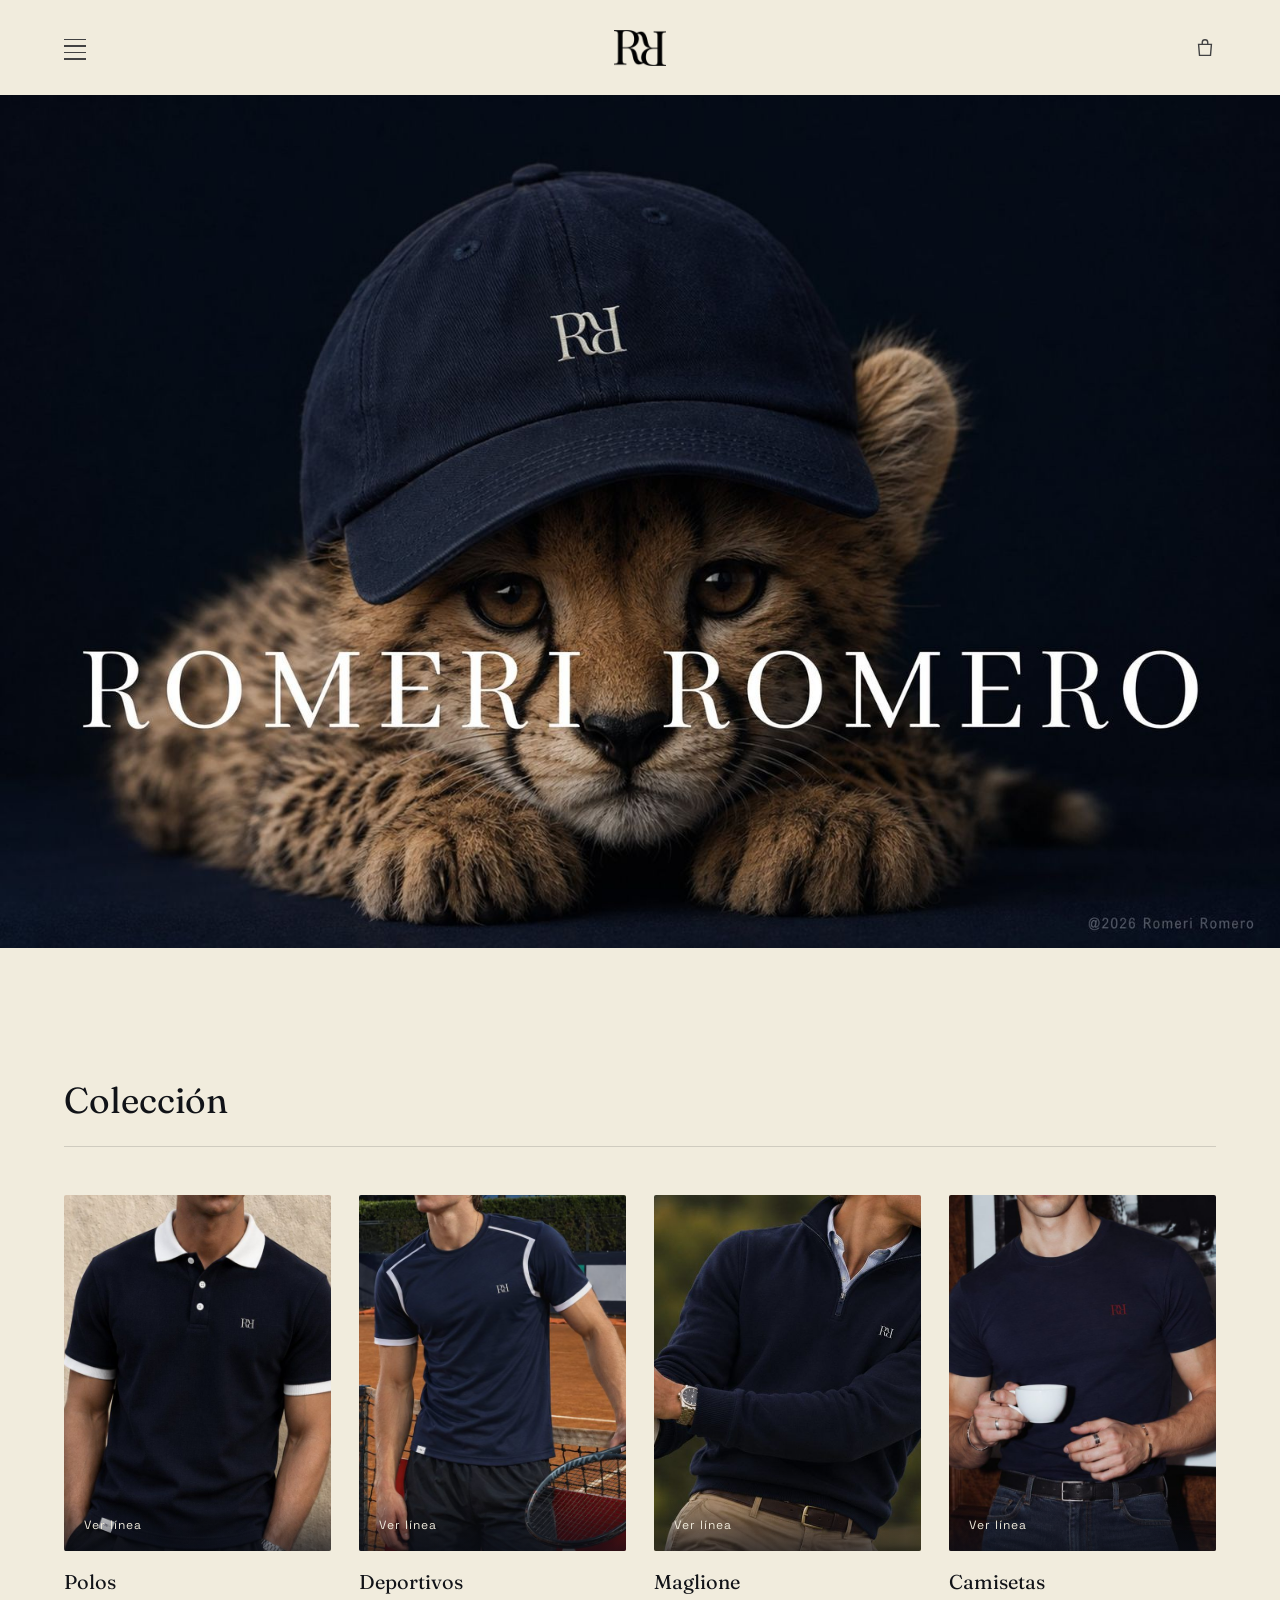
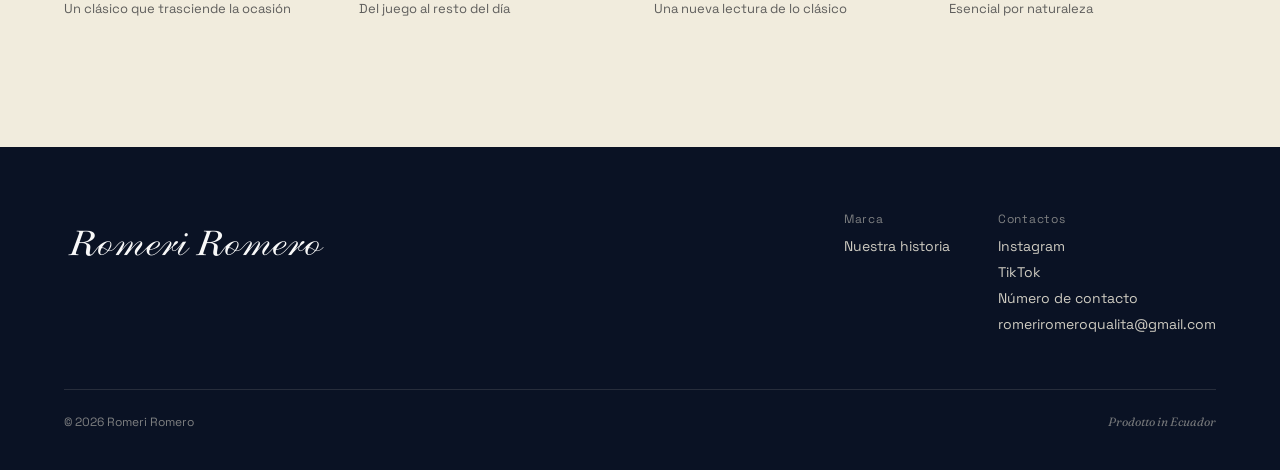
<file: index.html>
<!DOCTYPE html>
<html lang="es">
<head>
<meta charset="UTF-8">
<meta name="viewport" content="width=device-width, initial-scale=1.0, viewport-fit=cover">
<title>Romeri Romero Official Online Store</title>
<meta name="description" content="Un legado en construcción.">
<meta name="author" content="Romeri Romero">
<link rel="canonical" href="https://romeriromero.com/">
<meta property="og:type" content="website">
<meta property="og:title" content="Romeri Romero Official Online Store">
<meta property="og:description" content="Un legado en construcción.">
<meta property="og:url" content="https://romeriromero.com/">
<meta property="og:locale" content="es_EC">
<meta name="twitter:card" content="summary_large_image">
<meta name="twitter:title" content="Romeri Romero Official Online Store">
<meta name="twitter:description" content="Un legado en construcción.">
<link rel="icon" type="image/png" sizes="32x32" href="favicon-32.png">
<link rel="icon" type="image/png" sizes="512x512" href="favicon-512.png">
<link rel="apple-touch-icon" sizes="180x180" href="apple-touch-icon.png">
<meta name="theme-color" content="#0E1830">
<meta property="og:image" content="https://romeriromero.com/logo.png">
<meta name="twitter:image" content="https://romeriromero.com/logo.png">
<script type="application/ld+json">
{
  "@context": "https://schema.org",
  "@type": "Organization",
  "name": "Romeri Romero",
  "alternateName": "Romeri Romero Official Online Store",
  "url": "https://romeriromero.com/",
  "logo": "https://romeriromero.com/logo.png",
  "image": "https://romeriromero.com/logo.png",
  "sameAs": [
    "https://instagram.com/romeriromero_",
    "https://tiktok.com/@romeriromero_"
  ]
}
</script>
<script type="application/ld+json">
{
  "@context": "https://schema.org",
  "@type": "ClothingStore",
  "name": "Romeri Romero",
  "url": "https://romeriromero.com/",
  "image": "https://romeriromero.com/logo.png",
  "description": "Un legado en construcción.",
  "areaServed": "EC"
}
</script>

<link rel="preconnect" href="https://fonts.googleapis.com">
<link href="https://fonts.googleapis.com/css2?family=Fraunces:ital,opsz,wght@0,9..144,300;0,9..144,400;0,9..144,500;1,9..144,400&family=Space+Grotesk:wght@400;500;600&display=swap" rel="stylesheet">
<style>

:root{
  --ink:#111318;
  --navy:#0E1830;
  --navy-deep:#0A1224;
  --navy-mid:#152244;
  --bone:#F1ECDD;
  --bone-dim:#E8E1CE;
  --gold:#AD966A;
}
*{margin:0;padding:0;box-sizing:border-box;}
body{
  background:var(--bone);
  color:var(--ink);
  font-family:'Space Grotesk',sans-serif;
  -webkit-font-smoothing:antialiased;
}
h1,h2,h3,.serif{font-family:'Fraunces',serif;}
.visually-hidden{
  position:absolute;width:1px;height:1px;padding:0;margin:-1px;
  overflow:hidden;clip:rect(0,0,0,0);white-space:nowrap;border:0;
}
a{color:inherit;}

/* PAGE HEADER (subpages without hero photo) */
.page-header{
  background:var(--navy);
  color:var(--bone);
  padding:90px 5vw 70px;
  text-align:center;
}
.page-header .eyebrow{
  font-size:13px;letter-spacing:0.14em;color:var(--gold);margin-bottom:16px;
}
.page-header h1{
  font-size:clamp(30px,4vw,52px);font-weight:300;
}
.page-header .back{
  display:inline-block;margin-top:22px;font-size:13px;opacity:0.7;text-decoration:none;color:var(--bone);
  border-bottom:1px solid rgba(241,236,221,0.4);
  padding-bottom:2px;
}
.page-header .back:hover{opacity:1;}

/* SECTION HEAD (shared pattern: title left, note right, divider) */
.section-head{
  display:flex;justify-content:space-between;align-items:flex-end;
  margin-bottom:48px;border-bottom:1px solid rgba(17,19,24,0.15);padding-bottom:24px;
}
.section-head h3{font-size:clamp(26px,3vw,36px);font-weight:400;}
.section-head p{font-size:14px;max-width:300px;text-align:right;opacity:0.7;line-height:1.5;}
@media(max-width:560px){
  .section-head{flex-direction:column;align-items:flex-start;gap:14px;}
  .section-head p{text-align:left;}
}

/* COLECCION (category cards on home) */
.collection{padding:130px 5vw;max-width:1800px;margin:0 auto;}
.cat-grid{display:grid;grid-template-columns:repeat(4,1fr);gap:28px;}
.cat-card{display:block;text-decoration:none;color:inherit;}
.cat-card .swatch{
  aspect-ratio:3/4;border-radius:2px;margin-bottom:18px;
  position:relative;overflow:hidden;
  transition:opacity 0.2s ease;
  background:var(--navy);
}
.cat-card:hover .swatch{opacity:0.88;}
.cat-card .swatch img{width:100%;height:100%;object-fit:cover;display:block;}
.cat-card .swatch .tag{
  position:absolute;left:0;right:0;bottom:0;padding:18px 20px;
  background:linear-gradient(to top, rgba(10,14,24,0.65) 0%, rgba(10,14,24,0) 100%);
  font-size:12px;letter-spacing:0.08em;color:var(--bone);
}
.cat-card h4{font-family:'Fraunces',serif;font-size:20px;font-weight:400;margin-bottom:6px;}
.cat-card .meta{font-size:13px;opacity:0.65;}
@media(max-width:1100px){.cat-grid{grid-template-columns:repeat(2,1fr);}}
@media(max-width:560px){.cat-grid{grid-template-columns:1fr;}}

/* NOTA HECHO A PEDIDO */
.hecho-a-pedido{
  max-width:1800px;margin:0 auto;
  padding:0 5vw 60px;
}
.hecho-a-pedido blockquote{
  font-family:'Fraunces',serif;
  font-style:italic;
  font-weight:300;
  font-size:clamp(17px,1.6vw,20px);
  line-height:1.7;
  color:var(--bone);
  opacity:0.88;
  max-width:70ch;
  border-left:2px solid var(--gold);
  padding-left:28px;
}

/* COMPRAR FORM PAGE */
.comprar{background:var(--navy-deep);color:var(--bone);padding:90px 5vw 130px;}
.comprar-inner{max-width:1800px;margin:0 auto;}
.comprar-cols{display:grid;grid-template-columns:1fr 1fr;gap:56px;align-items:start;}
.panel{border:1px solid rgba(241,236,221,0.18);padding:34px;border-radius:2px;}
.panel h4{font-family:'Fraunces',serif;font-weight:400;font-size:21px;margin-bottom:8px;}
.panel .hint{font-size:13px;opacity:0.6;line-height:1.6;margin-bottom:24px;}
.campo{margin-bottom:18px;}
.campo label{display:block;font-size:12px;letter-spacing:0.08em;opacity:0.65;margin-bottom:7px;}
.campo input,.campo select,.campo textarea{
  width:100%;background:transparent;border:1px solid rgba(241,236,221,0.28);color:var(--bone);
  font-family:'Space Grotesk',sans-serif;font-size:14px;padding:11px 13px;border-radius:2px;
}
.campo input:focus,.campo select:focus,.campo textarea:focus{outline:none;border-color:var(--gold);}
.campo select option{background:var(--navy-deep);color:var(--bone);}
.btn{
  display:inline-block;width:100%;text-align:center;background:var(--bone);color:var(--navy-deep);
  border:none;font-family:'Space Grotesk',sans-serif;font-size:14px;letter-spacing:0.06em;
  padding:14px 20px;border-radius:2px;cursor:pointer;margin-top:6px;
}
.btn:hover{opacity:0.88;}
.datos-fila{display:flex;justify-content:space-between;gap:16px;padding:13px 0;border-bottom:1px solid rgba(241,236,221,0.12);font-size:14px;}
.datos-fila span:first-child{opacity:0.6;}
.datos-fila span:last-child{text-align:right;}
.nota{font-size:13px;line-height:1.7;opacity:0.6;margin-top:22px;}
.nota-italic{font-family:'Fraunces',serif;font-style:italic;font-size:14px;opacity:0.7;margin-top:26px;}
@media(max-width:1000px){.comprar-cols{grid-template-columns:1fr;gap:32px;}}
@media(max-width:560px){.panel{padding:26px 22px;}}

/* PLACEHOLDER (category subpages, no products yet) */
.placeholder-wrap{max-width:1800px;margin:0 auto;padding:100px 5vw 140px;text-align:center;}
.placeholder-wrap .ph-box{
  max-width:520px;margin:0 auto;padding:56px 40px;border:1px solid rgba(17,19,24,0.15);border-radius:2px;
}
.placeholder-wrap .ph-box .serif{font-size:22px;font-weight:400;margin-bottom:14px;}
.placeholder-wrap .ph-box p{font-size:14px;line-height:1.7;opacity:0.75;}

/* HISTORIA PAGE */
.marca{padding:90px 5vw 140px;max-width:1800px;margin:0 auto;}
.marca-body{display:grid;grid-template-columns:0.7fr 1.3fr;gap:56px;align-items:center;}
.marca .gallery{display:grid;grid-template-columns:1fr 1fr;gap:10px;}
.marca .gallery img{width:100%;aspect-ratio:4/5;object-fit:cover;border-radius:2px;display:block;}
.marca blockquote{
  font-family:'Fraunces',serif;font-size:clamp(22px,2.8vw,34px);font-weight:300;font-style:italic;
  line-height:1.4;color:var(--ink);margin-bottom:36px;max-width:22ch;
}
.marca p{font-size:15px;line-height:1.8;color:var(--ink);opacity:0.82;margin-bottom:20px;max-width:56ch;}
.marca .prodotto-line{font-style:italic;font-family:'Fraunces',serif;font-size:14px;opacity:0.6;margin-top:8px;}
@media(max-width:760px){.marca-body{grid-template-columns:1fr;gap:36px;}}

/* HERO (home only) */
.hero{width:100%;line-height:0;}
.hero img.hero-shot{width:100%;height:auto;display:block;}

/* FOOTER */
footer{background:var(--navy-deep);color:var(--bone);padding:64px 5vw 40px;}
footer .foot-top, footer .foot-bottom{max-width:1800px;margin-left:auto;margin-right:auto;}
.foot-top{
  display:flex;justify-content:space-between;align-items:flex-start;
  padding-bottom:48px;border-bottom:1px solid rgba(241,236,221,0.12);
}
.foot-top img.foot-wordmark{width:min(260px,55vw);height:auto;display:block;}
.foot-links{display:flex;gap:48px;font-size:14px;flex-wrap:wrap;}
.foot-links div span{display:block;opacity:0.5;margin-bottom:10px;font-size:12px;letter-spacing:0.06em;}
.foot-links div a{display:block;color:var(--bone);text-decoration:none;opacity:0.85;margin-bottom:8px;font-size:14px;}
.foot-links div a:hover{opacity:1;}
.foot-bottom{display:flex;justify-content:space-between;align-items:center;padding-top:24px;font-size:12px;opacity:0.5;}
.foot-bottom .prodotto{font-style:italic;font-family:'Fraunces',serif;opacity:0.9;}
@media(max-width:760px){
  .foot-top{flex-direction:column;gap:32px;}
  .foot-links{flex-wrap:wrap;gap:32px;}
}


</style>
<link rel="stylesheet" href="menu.css?v=2">
<link rel="stylesheet" href="cart.css?v=1">
</head>
<body>

<h1 class="visually-hidden">Romeri Romero — Moda ecuatoriana con alma italiana</h1>

<header class="site-nav">
  <div class="nav-left">
    <button type="button" class="menu-toggle" aria-label="Abrir menú" aria-expanded="false" aria-controls="menuDrawer"><span></span><span></span><span></span><span></span></button>
  </div>
  <div class="nav-logo"><a href="index.html" aria-label="Romeri Romero, ir al inicio"><img src="img/nav-logo.png" alt="Romeri Romero"></a></div>
  <div class="nav-right"></div>
</header>

<section class="hero">
  <img class="hero-shot" src="img/hero.jpg" alt="Romeri Romero — cachorro de guepardo con gorra de la marca, junto al monograma RR">
</section>

<section class="collection" id="coleccion">
  <div class="section-head">
    <h3>Colección</h3>
  </div>
  <div class="cat-grid">
    <a class="cat-card" href="coleccion-polos.html">
      <div class="swatch"><img loading="lazy" decoding="async" src="img/cat-polos.jpg" alt="Polo Romeri Romero"><div class="tag">Ver línea</div></div>
      <h4>Polos</h4>
      <div class="meta">Un clásico que trasciende la ocasión</div>
    </a>
    <a class="cat-card" href="coleccion-deportivos.html">
      <div class="swatch"><img loading="lazy" decoding="async" src="img/cat-deportivos.jpg" alt="Deportivo Romeri Romero"><div class="tag">Ver línea</div></div>
      <h4>Deportivos</h4>
      <div class="meta">Del juego al resto del día</div>
    </a>
    <a class="cat-card" href="coleccion-maglione.html">
      <div class="swatch"><img loading="lazy" decoding="async" src="img/cat-maglione.jpg" alt="Maglione Romeri Romero"><div class="tag">Ver línea</div></div>
      <h4>Maglione</h4>
      <div class="meta">Una nueva lectura de lo clásico</div>
    </a>
    <a class="cat-card" href="coleccion-camisetas.html">
      <div class="swatch"><img loading="lazy" decoding="async" src="img/cat-camisetas.jpg" alt="Camiseta Romeri Romero"><div class="tag">Ver línea</div></div>
      <h4>Camisetas</h4>
      <div class="meta">Esencial por naturaleza</div>
    </a>
  </div>
</section>

<footer>
  <div class="foot-top">
    <img loading="lazy" decoding="async" class="foot-wordmark" src="img/wordmark.png" alt="Romeri Romero">
    <div class="foot-links">
      <div>
        <span>Marca</span>
        <a href="historia.html">Nuestra historia</a>
      </div>
      <div>
        <span>Contactos</span>
        <a href="https://instagram.com/romeriromero_" target="_blank" rel="noopener">Instagram</a>
        <a href="https://tiktok.com/@romeriromero_" target="_blank" rel="noopener">TikTok</a>
        <a href="https://wa.me/593990550832" target="_blank" rel="noopener">Número de contacto</a>
        <a href="mailto:romeriromeroqualita@gmail.com">romeriromeroqualita@gmail.com</a>
      </div>
    </div>
  </div>
  <div class="foot-bottom">
    <span>© 2026 Romeri Romero</span>
    <span class="prodotto">Prodotto in Ecuador</span>
  </div>
</footer>

<script src="menu.js?v=3" defer></script>
<script src="cart.js?v=1" defer></script>
</body>
</html>
</file>
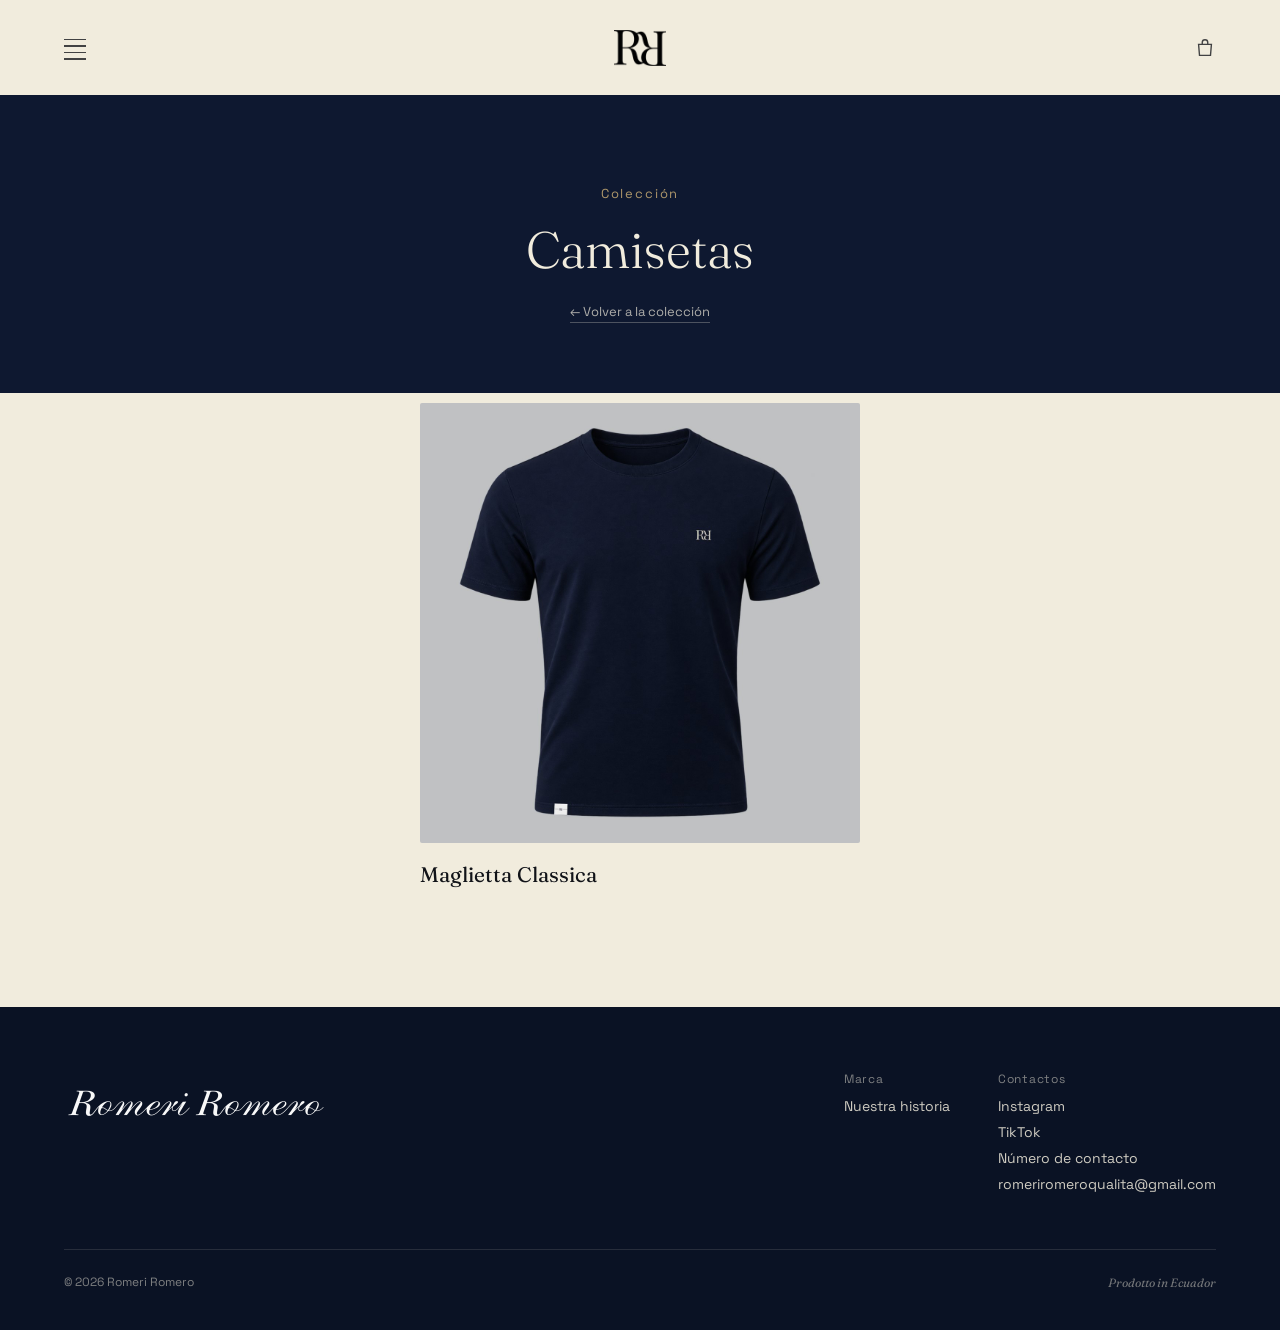
<file: coleccion-camisetas.html>
<!DOCTYPE html>
<html lang="es">
<head>
<meta charset="UTF-8">
<meta name="viewport" content="width=device-width, initial-scale=1.0, viewport-fit=cover">
<title>Camisetas | Romeri Romero</title>
<meta name="description" content="Maglietta Classica, la camiseta de Romeri Romero.">
<meta name="author" content="Romeri Romero">
<link rel="canonical" href="https://romeriromero.com/coleccion-camisetas.html">
<meta property="og:type" content="website">
<meta property="og:title" content="Camisetas | Romeri Romero">
<meta property="og:description" content="Maglietta Classica, la camiseta de Romeri Romero.">
<meta property="og:url" content="https://romeriromero.com/coleccion-camisetas.html">
<meta property="og:locale" content="es_EC">
<meta name="twitter:card" content="summary_large_image">
<meta name="twitter:title" content="Camisetas | Romeri Romero">
<meta name="twitter:description" content="Maglietta Classica, la camiseta de Romeri Romero.">
<link rel="icon" type="image/png" sizes="32x32" href="favicon-32.png">
<link rel="icon" type="image/png" sizes="512x512" href="favicon-512.png">
<link rel="apple-touch-icon" sizes="180x180" href="apple-touch-icon.png">
<meta name="theme-color" content="#0E1830">
<link rel="preconnect" href="https://fonts.googleapis.com">
<link href="https://fonts.googleapis.com/css2?family=Fraunces:ital,opsz,wght@0,9..144,300;0,9..144,400;0,9..144,500;1,9..144,400&family=Space+Grotesk:wght@400;500;600&display=swap" rel="stylesheet">
<style>

:root{
  --ink:#111318;
  --navy:#0E1830;
  --navy-deep:#0A1224;
  --navy-mid:#152244;
  --bone:#F1ECDD;
  --bone-dim:#E8E1CE;
  --gold:#AD966A;
}
*{margin:0;padding:0;box-sizing:border-box;}
body{
  background:var(--bone);
  color:var(--ink);
  font-family:'Space Grotesk',sans-serif;
  -webkit-font-smoothing:antialiased;
}
h1,h2,h3,.serif{font-family:'Fraunces',serif;}
.visually-hidden{
  position:absolute;width:1px;height:1px;padding:0;margin:-1px;
  overflow:hidden;clip:rect(0,0,0,0);white-space:nowrap;border:0;
}
a{color:inherit;}

/* PAGE HEADER (subpages without hero photo) */
.page-header{
  background:var(--navy);
  color:var(--bone);
  padding:90px 5vw 70px;
  text-align:center;
}
.page-header .eyebrow{
  font-size:13px;letter-spacing:0.14em;color:var(--gold);margin-bottom:16px;
}
.page-header h1{
  font-size:clamp(30px,4vw,52px);font-weight:300;
}
.page-header .back{
  display:inline-block;margin-top:22px;font-size:13px;opacity:0.7;text-decoration:none;color:var(--bone);
  border-bottom:1px solid rgba(241,236,221,0.4);
  padding-bottom:2px;
}
.page-header .back:hover{opacity:1;}

/* SECTION HEAD (shared pattern: title left, note right, divider) */
.section-head{
  display:flex;justify-content:space-between;align-items:flex-end;
  margin-bottom:48px;border-bottom:1px solid rgba(17,19,24,0.15);padding-bottom:24px;
}
.section-head h3{font-size:clamp(26px,3vw,36px);font-weight:400;}
.section-head p{font-size:14px;max-width:300px;text-align:right;opacity:0.7;line-height:1.5;}
@media(max-width:560px){
  .section-head{flex-direction:column;align-items:flex-start;gap:14px;}
  .section-head p{text-align:left;}
}

/* COLECCION (category cards on home) */
.collection{padding:130px 5vw;max-width:1800px;margin:0 auto;}
.cat-grid{display:grid;grid-template-columns:repeat(3,1fr);gap:32px;}
.cat-card{display:block;text-decoration:none;color:inherit;}
.cat-card .swatch{
  aspect-ratio:3/4;border-radius:2px;margin-bottom:18px;
  display:flex;align-items:flex-end;padding:22px;position:relative;
  transition:opacity 0.2s ease;
}
.cat-card:hover .swatch{opacity:0.88;}
.cat-card .swatch span{font-size:12px;letter-spacing:0.08em;color:var(--bone);opacity:0.8;}
.swatch.a{background:linear-gradient(155deg,var(--navy-mid) 0%,var(--navy) 100%);}
.swatch.b{background:linear-gradient(155deg,var(--navy) 0%,var(--navy-deep) 100%);}
.swatch.c{background:linear-gradient(155deg,var(--navy-deep) 0%,#070C18 100%);}
.cat-card h4{font-family:'Fraunces',serif;font-size:20px;font-weight:400;margin-bottom:6px;}
.cat-card .meta{font-size:13px;opacity:0.65;}
@media(max-width:760px){.cat-grid{grid-template-columns:1fr;}}

/* COMO COMPRAR (steps) */
.comprar-steps-section{background:var(--bone);color:var(--ink);padding:120px 5vw;}
.comprar-steps-inner{max-width:1800px;margin:0 auto;}
.comprar-steps-inner .section-head{border-bottom-color:rgba(17,19,24,0.15);}
.comprar-steps-inner .section-head h3{color:var(--ink);}
.comprar-steps-inner .section-head p{color:var(--ink);}
.pasos{display:grid;grid-template-columns:repeat(4,1fr);gap:36px;}
.paso .num{font-family:'Fraunces',serif;font-size:14px;color:var(--gold);letter-spacing:0.1em;margin-bottom:14px;}
.paso h4{font-family:'Fraunces',serif;font-weight:400;font-size:19px;margin-bottom:10px;color:var(--ink);}
.paso p{font-size:14px;line-height:1.7;color:var(--ink);opacity:0.72;}
@media(max-width:1000px){.pasos{grid-template-columns:repeat(2,1fr);gap:32px;}}
@media(max-width:560px){.pasos{grid-template-columns:1fr;}}

/* NOTA HECHO A PEDIDO */
.hecho-a-pedido{
  max-width:1800px;margin:0 auto;
  padding:0 5vw 60px;
}
.hecho-a-pedido blockquote{
  font-family:'Fraunces',serif;
  font-style:italic;
  font-weight:300;
  font-size:clamp(17px,1.6vw,20px);
  line-height:1.7;
  color:var(--bone);
  opacity:0.88;
  max-width:70ch;
  border-left:2px solid var(--gold);
  padding-left:28px;
}

/* COMPRAR FORM PAGE */
.comprar{background:var(--navy-deep);color:var(--bone);padding:90px 5vw 130px;}
.comprar-inner{max-width:1800px;margin:0 auto;}
.comprar-cols{display:grid;grid-template-columns:1fr 1fr;gap:56px;align-items:start;}
.panel{border:1px solid rgba(241,236,221,0.18);padding:34px;border-radius:2px;}
.panel h4{font-family:'Fraunces',serif;font-weight:400;font-size:21px;margin-bottom:8px;}
.panel .hint{font-size:13px;opacity:0.6;line-height:1.6;margin-bottom:24px;}
.campo{margin-bottom:18px;}
.campo label{display:block;font-size:12px;letter-spacing:0.08em;opacity:0.65;margin-bottom:7px;}
.campo input,.campo select,.campo textarea{
  width:100%;background:transparent;border:1px solid rgba(241,236,221,0.28);color:var(--bone);
  font-family:'Space Grotesk',sans-serif;font-size:14px;padding:11px 13px;border-radius:2px;
}
.campo input:focus,.campo select:focus,.campo textarea:focus{outline:none;border-color:var(--gold);}
.campo select option{background:var(--navy-deep);color:var(--bone);}
.btn{
  display:inline-block;width:100%;text-align:center;background:var(--bone);color:var(--navy-deep);
  border:none;font-family:'Space Grotesk',sans-serif;font-size:14px;letter-spacing:0.06em;
  padding:14px 20px;border-radius:2px;cursor:pointer;margin-top:6px;
}
.btn:hover{opacity:0.88;}
.datos-fila{display:flex;justify-content:space-between;gap:16px;padding:13px 0;border-bottom:1px solid rgba(241,236,221,0.12);font-size:14px;}
.datos-fila span:first-child{opacity:0.6;}
.datos-fila span:last-child{text-align:right;}
.nota{font-size:13px;line-height:1.7;opacity:0.6;margin-top:22px;}
.nota-italic{font-family:'Fraunces',serif;font-style:italic;font-size:14px;opacity:0.7;margin-top:26px;}
@media(max-width:1000px){.comprar-cols{grid-template-columns:1fr;gap:32px;}}
@media(max-width:560px){.panel{padding:26px 22px;}}

/* PLACEHOLDER (category subpages, no products yet) */
.placeholder-wrap{max-width:1800px;margin:0 auto;padding:100px 5vw 140px;text-align:center;}
.placeholder-wrap .ph-box{
  max-width:520px;margin:0 auto;padding:56px 40px;border:1px solid rgba(17,19,24,0.15);border-radius:2px;
}
.placeholder-wrap .ph-box .serif{font-size:22px;font-weight:400;margin-bottom:14px;}
.placeholder-wrap .ph-box p{font-size:14px;line-height:1.7;opacity:0.75;}

/* HISTORIA PAGE */
.marca{padding:90px 5vw 140px;max-width:1800px;margin:0 auto;}
.marca-body{display:grid;grid-template-columns:0.7fr 1.3fr;gap:56px;align-items:center;}
.marca .gallery{display:grid;grid-template-columns:1fr 1fr;gap:10px;}
.marca .gallery img{width:100%;aspect-ratio:4/5;object-fit:cover;border-radius:2px;display:block;}
.marca blockquote{
  font-family:'Fraunces',serif;font-size:clamp(22px,2.8vw,34px);font-weight:300;font-style:italic;
  line-height:1.4;color:var(--ink);margin-bottom:36px;max-width:22ch;
}
.marca p{font-size:15px;line-height:1.8;color:var(--ink);opacity:0.82;margin-bottom:20px;max-width:56ch;}
.marca .prodotto-line{font-style:italic;font-family:'Fraunces',serif;font-size:14px;opacity:0.6;margin-top:8px;}
@media(max-width:760px){.marca-body{grid-template-columns:1fr;gap:36px;}}

/* HERO (home only) */
.hero{width:100%;line-height:0;}
.hero img.hero-shot{width:100%;height:auto;display:block;}

/* FOOTER */
footer{background:var(--navy-deep);color:var(--bone);padding:64px 5vw 40px;}
footer .foot-top, footer .foot-bottom{max-width:1800px;margin-left:auto;margin-right:auto;}
.foot-top{
  display:flex;justify-content:space-between;align-items:flex-start;
  padding-bottom:48px;border-bottom:1px solid rgba(241,236,221,0.12);
}
.foot-top img.foot-wordmark{width:min(260px,55vw);height:auto;display:block;}
.foot-links{display:flex;gap:48px;font-size:14px;flex-wrap:wrap;}
.foot-links div span{display:block;opacity:0.5;margin-bottom:10px;font-size:12px;letter-spacing:0.06em;}
.foot-links div a{display:block;color:var(--bone);text-decoration:none;opacity:0.85;margin-bottom:8px;font-size:14px;}
.foot-links div a:hover{opacity:1;}
.foot-bottom{display:flex;justify-content:space-between;align-items:center;padding-top:24px;font-size:12px;opacity:0.5;}
.foot-bottom .prodotto{font-style:italic;font-family:'Fraunces',serif;opacity:0.9;}
@media(max-width:760px){
  .foot-top{flex-direction:column;gap:32px;}
  .foot-links{flex-wrap:wrap;gap:32px;}
}


  /* PRODUCTOS */
  .product-list{
    max-width:1800px;margin:0 auto;padding:10px 5vw 120px;
    display:flex;flex-wrap:wrap;gap:56px;justify-content:center;
  }
  .product-block{max-width:440px;flex:1 1 320px;}
  .product-block .product-main{
    aspect-ratio:1/1;overflow:hidden;border-radius:2px;margin-bottom:18px;background:var(--navy);
  }
  .product-block .product-main img{width:100%;height:100%;object-fit:cover;display:block;}
  .product-block h4{font-family:'Fraunces',serif;font-weight:400;font-size:20px;margin-bottom:4px;}
  .product-block .meta{font-size:13px;opacity:0.6;margin-bottom:16px;}
  .swatches{display:flex;gap:10px;flex-wrap:wrap;}
  .swatch-thumb{
    width:52px;height:52px;object-fit:cover;border-radius:2px;cursor:pointer;
    border:2px solid transparent;opacity:0.8;display:block;
  }
  .swatch-thumb:hover{opacity:1;}
  .swatch-thumb.active{border-color:var(--gold);opacity:1;}


/* ===== CATALOGO POR LINEA ===== */
.prod-card{display:block;max-width:440px;flex:1 1 320px;text-decoration:none;color:inherit;}
.prod-card .prod-card-img{aspect-ratio:1/1;overflow:hidden;border-radius:2px;margin-bottom:18px;background:var(--navy);}
.prod-card .prod-card-img img{width:100%;height:100%;object-fit:cover;display:block;transition:opacity .2s ease;}
.prod-card:hover .prod-card-img img{opacity:.9;}
.prod-card h4{font-family:'Fraunces',serif;font-weight:400;font-size:21px;}
.prod-card:focus-visible{outline:2px solid var(--gold);outline-offset:6px;}

/* ===== PAGINA DE PRODUCTO ===== */
.pdp{max-width:1400px;margin:0 auto;padding:40px 5vw 120px;display:grid;grid-template-columns:minmax(0,1.1fr) minmax(0,1fr);gap:72px;align-items:start;}
.pdp-media{position:sticky;top:24px;}
.pdp-media img{width:100%;aspect-ratio:1/1;object-fit:cover;display:block;border-radius:2px;background:var(--navy);}
.crumbs{font-size:13px;opacity:.65;margin-bottom:26px;}
.crumbs a{text-decoration:none;border-bottom:1px solid rgba(17,19,24,.3);}
.crumbs a:hover{opacity:1;}
.pdp h1{font-family:'Fraunces',serif;font-weight:400;font-size:clamp(30px,3.2vw,44px);line-height:1.12;margin-bottom:12px;}
.pdp-price{font-size:20px;margin-bottom:38px;}
.opt-label{font-size:14px;margin-bottom:14px;}
.opt-label b{font-weight:500;}
.opt-label span{opacity:.65;margin-left:4px;}
.chips{display:flex;gap:14px;margin-bottom:34px;}
.chip{width:36px;height:36px;border-radius:50%;border:1px solid rgba(17,19,24,.28);cursor:pointer;padding:0;}
.chip[aria-pressed="true"]{outline:2px solid var(--ink);outline-offset:3px;}
.sw-row{display:flex;gap:12px;flex-wrap:wrap;margin-bottom:34px;}
.sw-thumb{width:60px;height:60px;padding:0;border:2px solid transparent;background:none;border-radius:2px;cursor:pointer;opacity:.78;overflow:hidden;}
.sw-thumb img{width:100%;height:100%;object-fit:cover;display:block;}
.sw-thumb:hover{opacity:1;}
.sw-thumb[aria-pressed="true"]{border-color:var(--gold);opacity:1;}
.sizes{display:flex;gap:10px;flex-wrap:wrap;margin-bottom:30px;}
.size{min-width:68px;padding:13px 0;border:1px solid rgba(17,19,24,.28);background:transparent;font-family:'Space Grotesk',sans-serif;font-size:14px;color:var(--ink);cursor:pointer;border-radius:2px;}
.size:hover{border-color:var(--ink);}
.size[aria-pressed="true"]{background:var(--navy);border-color:var(--navy);color:var(--bone);}
.link-btn{background:none;border:none;padding:0;font-family:'Space Grotesk',sans-serif;font-size:14px;color:var(--ink);cursor:pointer;border-bottom:1px solid rgba(17,19,24,.45);padding-bottom:2px;}
.link-btn:hover{border-bottom-color:var(--ink);}
.ini-trigger-row{margin-bottom:34px;}
.ini-summary{font-size:14px;line-height:1.6;margin-bottom:34px;padding:16px 18px;border:1px solid rgba(17,19,24,.18);border-radius:2px;}
.ini-summary b{font-family:'Fraunces',serif;font-weight:500;font-size:17px;letter-spacing:.08em;}
.ini-summary .ini-actions{display:flex;gap:20px;margin-top:10px;}
.buy{display:block;width:100%;background:var(--navy);color:var(--bone);padding:19px 20px;text-align:center;border:none;font-family:'Space Grotesk',sans-serif;font-size:15px;letter-spacing:.06em;cursor:pointer;border-radius:2px;}
.buy:hover{background:var(--navy-mid);}
.buy-msg{min-height:22px;font-size:13px;color:#9B2C2C;margin-top:10px;}
.pdp-bio{margin-top:30px;padding-top:30px;border-top:1px solid rgba(17,19,24,.15);font-family:'Fraunces',serif;font-size:17px;line-height:1.75;max-width:54ch;opacity:.9;}
.pdp button:focus-visible,.ini-drawer button:focus-visible,.ini-drawer input:focus-visible,.guide-modal button:focus-visible{outline:2px solid var(--gold);outline-offset:3px;}
@media(max-width:900px){
  .pdp{grid-template-columns:1fr;gap:34px;padding-top:24px;}
  .pdp-media{position:static;}
}

/* ===== PANEL DE INICIALES ===== */
.ini-overlay{position:fixed;inset:0;background:rgba(10,14,24,.45);opacity:0;pointer-events:none;transition:opacity .25s ease;z-index:100;}
.ini-overlay.active{opacity:1;pointer-events:auto;}
.ini-drawer{position:fixed;top:0;right:0;height:100%;width:min(520px,100vw);background:var(--bone);transform:translateX(100%);transition:transform .3s ease;z-index:101;padding:64px 40px 40px;overflow-y:auto;box-shadow:-10px 0 40px rgba(0,0,0,.2);visibility:hidden;}
.ini-drawer.active{transform:translateX(0);visibility:visible;}
.ini-drawer .contact-close{top:22px;right:26px;}
.ini-drawer h2{font-family:'Fraunces',serif;font-weight:400;font-size:28px;margin-bottom:34px;}
.ini-block{margin-bottom:30px;}
.ini-head{display:flex;justify-content:space-between;align-items:baseline;margin-bottom:12px;font-size:14px;}
.ini-head b{font-weight:500;}
.ini-head span{opacity:.65;margin-left:4px;}
.pos-btn{border:1px solid var(--ink);background:transparent;padding:11px 20px;font-family:'Space Grotesk',sans-serif;font-size:14px;color:var(--ink);border-radius:2px;cursor:default;}
.style-row{display:flex;gap:12px;flex-wrap:wrap;}
.style-opt{width:112px;height:60px;border:1px solid rgba(17,19,24,.28);background:#fff;border-radius:2px;cursor:pointer;display:flex;align-items:center;justify-content:center;padding:10px 14px;}
.style-opt img{max-width:100%;max-height:100%;display:block;}
.style-opt[aria-pressed="true"]{border:2px solid var(--ink);padding:9px 13px;}
.ini-input{width:100%;background:#fff;border:1px solid rgba(17,19,24,.28);font-family:'Space Grotesk',sans-serif;font-size:15px;padding:16px 16px;border-radius:2px;color:var(--ink);text-transform:uppercase;}
.ini-input::placeholder{text-transform:none;color:rgba(17,19,24,.5);}
.ini-input:focus{outline:none;border-color:var(--ink);}
.ini-note{font-size:13px;opacity:.65;margin-top:10px;line-height:1.5;}
.ini-preview{margin-top:18px;min-height:56px;display:flex;align-items:center;font-family:'Fraunces',serif;font-size:36px;}
.ini-preview.empty{opacity:.22;}
.ini-preview.sp-wide{letter-spacing:.32em;}
.ini-preview.sp-tight{letter-spacing:0;}
.ini-preview.sp-num{letter-spacing:.1em;}
.ini-error{min-height:22px;font-size:13px;color:#9B2C2C;margin:6px 0 14px;}
.ini-drawer .buy{margin-top:0;}

/* ===== GUIA DE COLOCACION ===== */
.guide-modal{position:fixed;inset:0;z-index:110;background:rgba(10,14,24,.7);display:none;align-items:center;justify-content:center;padding:4vh 4vw;}
.guide-modal.active{display:flex;}
.guide-modal img{max-width:min(92vw,86vh);max-height:90vh;display:block;border-radius:2px;background:#EEEDE6;}
.guide-modal .guide-close{position:absolute;top:18px;right:26px;background:none;border:none;color:var(--bone);font-size:34px;line-height:1;cursor:pointer;}
@media(prefers-reduced-motion:reduce){
  .ini-overlay,.ini-drawer,.prod-card .prod-card-img img{transition:none;}
}

</style>
<link rel="stylesheet" href="menu.css?v=2">
<link rel="stylesheet" href="cart.css?v=1">
</head>
<body>

<header class="site-nav">
  <div class="nav-left">
    <button type="button" class="menu-toggle" aria-label="Abrir menú" aria-expanded="false" aria-controls="menuDrawer"><span></span><span></span><span></span><span></span></button>
  </div>
  <div class="nav-logo"><a href="index.html" aria-label="Romeri Romero, ir al inicio"><img src="img/nav-logo.png" alt="Romeri Romero"></a></div>
  <div class="nav-right"></div>
</header>

<div class="page-header">
  <div class="eyebrow">Colección</div>
  <h1>Camisetas</h1>
  <a class="back" href="index.html#coleccion">← Volver a la colección</a>
</div>

<div class="product-list">
  <a class="prod-card" href="producto-maglietta-classica.html">
    <div class="prod-card-img"><img src="img/maglietta-classica.jpg" alt="Maglietta Classica" loading="lazy"></div>
    <h4>Maglietta Classica</h4>
  </a>
</div>
<footer>
  <div class="foot-top">
    <img loading="lazy" decoding="async" class="foot-wordmark" src="img/wordmark.png" alt="Romeri Romero">
    <div class="foot-links">
      <div>
        <span>Marca</span>
        <a href="historia.html">Nuestra historia</a>
      </div>
      <div>
        <span>Contactos</span>
        <a href="https://instagram.com/romeriromero_" target="_blank" rel="noopener">Instagram</a>
        <a href="https://tiktok.com/@romeriromero_" target="_blank" rel="noopener">TikTok</a>
        <a href="https://wa.me/593990550832" target="_blank" rel="noopener">Número de contacto</a>
        <a href="mailto:romeriromeroqualita@gmail.com">romeriromeroqualita@gmail.com</a>
      </div>
    </div>
  </div>
  <div class="foot-bottom">
    <span>© 2026 Romeri Romero</span>
    <span class="prodotto">Prodotto in Ecuador</span>
  </div>
</footer>


<script src="menu.js?v=3" defer></script>
<script src="cart.js?v=1" defer></script>
</body>
</html>
</file>
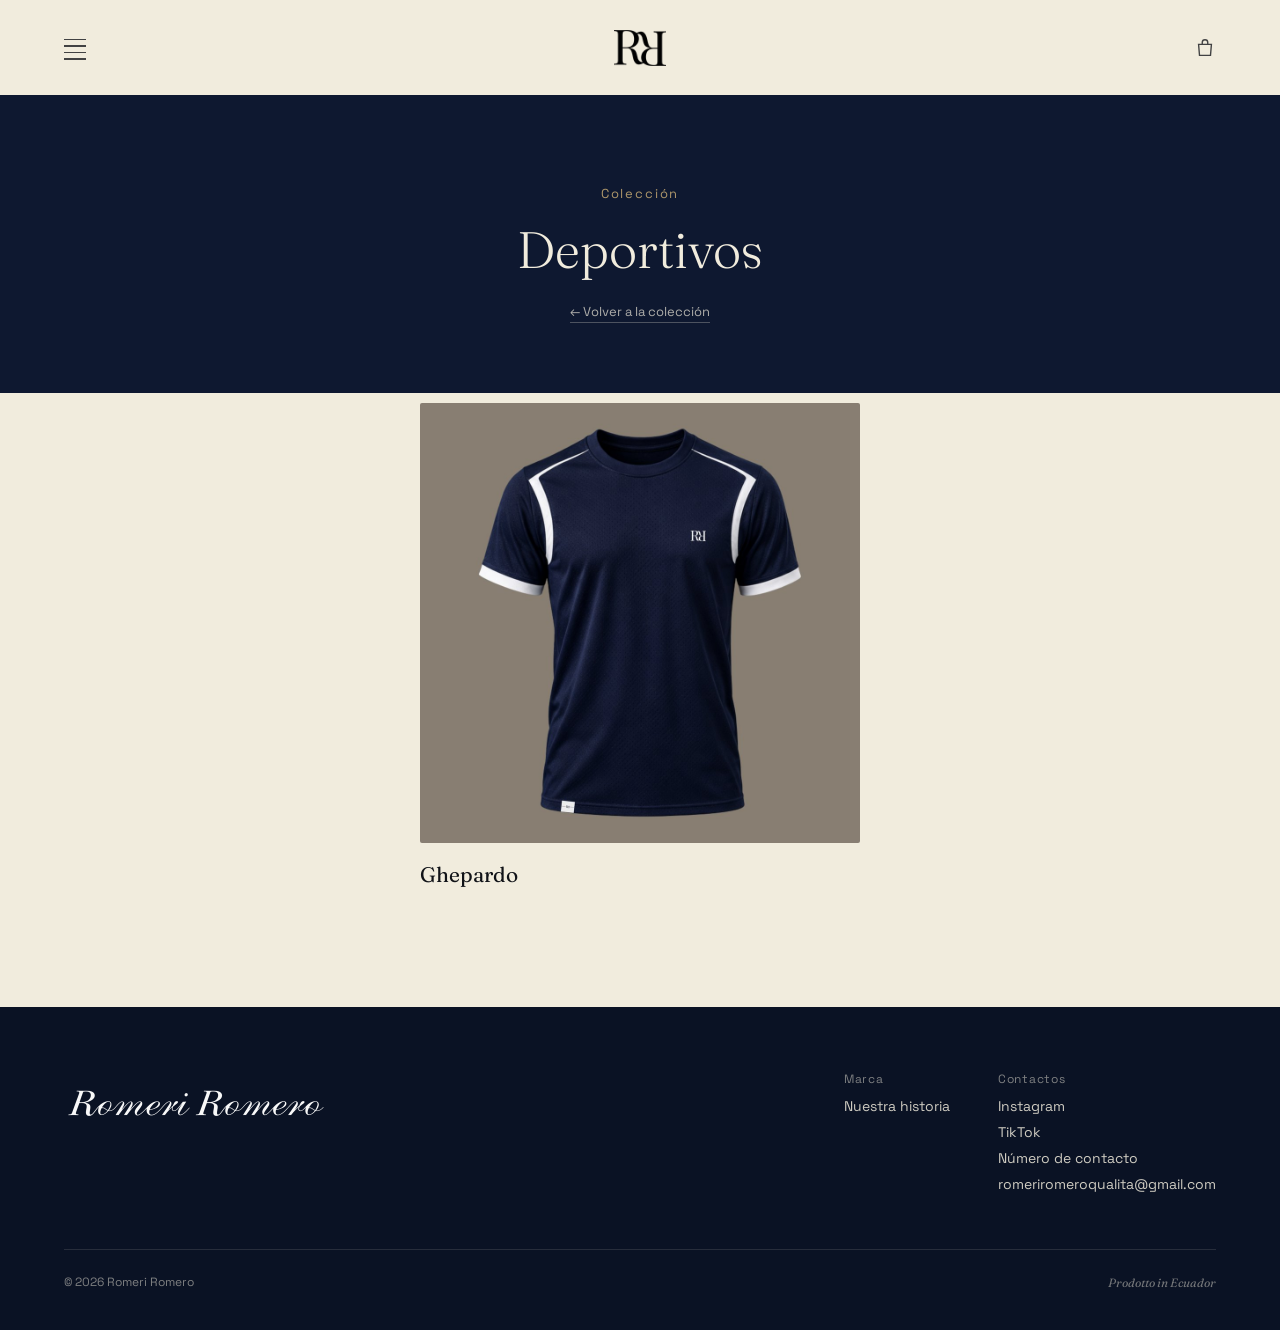
<file: coleccion-deportivos.html>
<!DOCTYPE html>
<html lang="es">
<head>
<meta charset="UTF-8">
<meta name="viewport" content="width=device-width, initial-scale=1.0, viewport-fit=cover">
<title>Deportivos | Romeri Romero</title>
<meta name="description" content="Ghepardo, la camiseta deportiva de Romeri Romero.">
<meta name="author" content="Romeri Romero">
<link rel="canonical" href="https://romeriromero.com/coleccion-deportivos.html">
<meta property="og:type" content="website">
<meta property="og:title" content="Deportivos | Romeri Romero">
<meta property="og:description" content="Ghepardo, la camiseta deportiva de Romeri Romero.">
<meta property="og:url" content="https://romeriromero.com/coleccion-deportivos.html">
<meta property="og:locale" content="es_EC">
<meta name="twitter:card" content="summary_large_image">
<meta name="twitter:title" content="Deportivos | Romeri Romero">
<meta name="twitter:description" content="Ghepardo, la camiseta deportiva de Romeri Romero.">
<link rel="icon" type="image/png" sizes="32x32" href="favicon-32.png">
<link rel="icon" type="image/png" sizes="512x512" href="favicon-512.png">
<link rel="apple-touch-icon" sizes="180x180" href="apple-touch-icon.png">
<meta name="theme-color" content="#0E1830">
<link rel="preconnect" href="https://fonts.googleapis.com">
<link href="https://fonts.googleapis.com/css2?family=Fraunces:ital,opsz,wght@0,9..144,300;0,9..144,400;0,9..144,500;1,9..144,400&family=Space+Grotesk:wght@400;500;600&display=swap" rel="stylesheet">
<style>

:root{
  --ink:#111318;
  --navy:#0E1830;
  --navy-deep:#0A1224;
  --navy-mid:#152244;
  --bone:#F1ECDD;
  --bone-dim:#E8E1CE;
  --gold:#AD966A;
}
*{margin:0;padding:0;box-sizing:border-box;}
body{
  background:var(--bone);
  color:var(--ink);
  font-family:'Space Grotesk',sans-serif;
  -webkit-font-smoothing:antialiased;
}
h1,h2,h3,.serif{font-family:'Fraunces',serif;}
.visually-hidden{
  position:absolute;width:1px;height:1px;padding:0;margin:-1px;
  overflow:hidden;clip:rect(0,0,0,0);white-space:nowrap;border:0;
}
a{color:inherit;}

/* PAGE HEADER (subpages without hero photo) */
.page-header{
  background:var(--navy);
  color:var(--bone);
  padding:90px 5vw 70px;
  text-align:center;
}
.page-header .eyebrow{
  font-size:13px;letter-spacing:0.14em;color:var(--gold);margin-bottom:16px;
}
.page-header h1{
  font-size:clamp(30px,4vw,52px);font-weight:300;
}
.page-header .back{
  display:inline-block;margin-top:22px;font-size:13px;opacity:0.7;text-decoration:none;color:var(--bone);
  border-bottom:1px solid rgba(241,236,221,0.4);
  padding-bottom:2px;
}
.page-header .back:hover{opacity:1;}

/* SECTION HEAD (shared pattern: title left, note right, divider) */
.section-head{
  display:flex;justify-content:space-between;align-items:flex-end;
  margin-bottom:48px;border-bottom:1px solid rgba(17,19,24,0.15);padding-bottom:24px;
}
.section-head h3{font-size:clamp(26px,3vw,36px);font-weight:400;}
.section-head p{font-size:14px;max-width:300px;text-align:right;opacity:0.7;line-height:1.5;}
@media(max-width:560px){
  .section-head{flex-direction:column;align-items:flex-start;gap:14px;}
  .section-head p{text-align:left;}
}

/* COLECCION (category cards on home) */
.collection{padding:130px 5vw;max-width:1800px;margin:0 auto;}
.cat-grid{display:grid;grid-template-columns:repeat(3,1fr);gap:32px;}
.cat-card{display:block;text-decoration:none;color:inherit;}
.cat-card .swatch{
  aspect-ratio:3/4;border-radius:2px;margin-bottom:18px;
  display:flex;align-items:flex-end;padding:22px;position:relative;
  transition:opacity 0.2s ease;
}
.cat-card:hover .swatch{opacity:0.88;}
.cat-card .swatch span{font-size:12px;letter-spacing:0.08em;color:var(--bone);opacity:0.8;}
.swatch.a{background:linear-gradient(155deg,var(--navy-mid) 0%,var(--navy) 100%);}
.swatch.b{background:linear-gradient(155deg,var(--navy) 0%,var(--navy-deep) 100%);}
.swatch.c{background:linear-gradient(155deg,var(--navy-deep) 0%,#070C18 100%);}
.cat-card h4{font-family:'Fraunces',serif;font-size:20px;font-weight:400;margin-bottom:6px;}
.cat-card .meta{font-size:13px;opacity:0.65;}
@media(max-width:760px){.cat-grid{grid-template-columns:1fr;}}

/* COMO COMPRAR (steps) */
.comprar-steps-section{background:var(--bone);color:var(--ink);padding:120px 5vw;}
.comprar-steps-inner{max-width:1800px;margin:0 auto;}
.comprar-steps-inner .section-head{border-bottom-color:rgba(17,19,24,0.15);}
.comprar-steps-inner .section-head h3{color:var(--ink);}
.comprar-steps-inner .section-head p{color:var(--ink);}
.pasos{display:grid;grid-template-columns:repeat(4,1fr);gap:36px;}
.paso .num{font-family:'Fraunces',serif;font-size:14px;color:var(--gold);letter-spacing:0.1em;margin-bottom:14px;}
.paso h4{font-family:'Fraunces',serif;font-weight:400;font-size:19px;margin-bottom:10px;color:var(--ink);}
.paso p{font-size:14px;line-height:1.7;color:var(--ink);opacity:0.72;}
@media(max-width:1000px){.pasos{grid-template-columns:repeat(2,1fr);gap:32px;}}
@media(max-width:560px){.pasos{grid-template-columns:1fr;}}

/* NOTA HECHO A PEDIDO */
.hecho-a-pedido{
  max-width:1800px;margin:0 auto;
  padding:0 5vw 60px;
}
.hecho-a-pedido blockquote{
  font-family:'Fraunces',serif;
  font-style:italic;
  font-weight:300;
  font-size:clamp(17px,1.6vw,20px);
  line-height:1.7;
  color:var(--bone);
  opacity:0.88;
  max-width:70ch;
  border-left:2px solid var(--gold);
  padding-left:28px;
}

/* COMPRAR FORM PAGE */
.comprar{background:var(--navy-deep);color:var(--bone);padding:90px 5vw 130px;}
.comprar-inner{max-width:1800px;margin:0 auto;}
.comprar-cols{display:grid;grid-template-columns:1fr 1fr;gap:56px;align-items:start;}
.panel{border:1px solid rgba(241,236,221,0.18);padding:34px;border-radius:2px;}
.panel h4{font-family:'Fraunces',serif;font-weight:400;font-size:21px;margin-bottom:8px;}
.panel .hint{font-size:13px;opacity:0.6;line-height:1.6;margin-bottom:24px;}
.campo{margin-bottom:18px;}
.campo label{display:block;font-size:12px;letter-spacing:0.08em;opacity:0.65;margin-bottom:7px;}
.campo input,.campo select,.campo textarea{
  width:100%;background:transparent;border:1px solid rgba(241,236,221,0.28);color:var(--bone);
  font-family:'Space Grotesk',sans-serif;font-size:14px;padding:11px 13px;border-radius:2px;
}
.campo input:focus,.campo select:focus,.campo textarea:focus{outline:none;border-color:var(--gold);}
.campo select option{background:var(--navy-deep);color:var(--bone);}
.btn{
  display:inline-block;width:100%;text-align:center;background:var(--bone);color:var(--navy-deep);
  border:none;font-family:'Space Grotesk',sans-serif;font-size:14px;letter-spacing:0.06em;
  padding:14px 20px;border-radius:2px;cursor:pointer;margin-top:6px;
}
.btn:hover{opacity:0.88;}
.datos-fila{display:flex;justify-content:space-between;gap:16px;padding:13px 0;border-bottom:1px solid rgba(241,236,221,0.12);font-size:14px;}
.datos-fila span:first-child{opacity:0.6;}
.datos-fila span:last-child{text-align:right;}
.nota{font-size:13px;line-height:1.7;opacity:0.6;margin-top:22px;}
.nota-italic{font-family:'Fraunces',serif;font-style:italic;font-size:14px;opacity:0.7;margin-top:26px;}
@media(max-width:1000px){.comprar-cols{grid-template-columns:1fr;gap:32px;}}
@media(max-width:560px){.panel{padding:26px 22px;}}

/* PLACEHOLDER (category subpages, no products yet) */
.placeholder-wrap{max-width:1800px;margin:0 auto;padding:100px 5vw 140px;text-align:center;}
.placeholder-wrap .ph-box{
  max-width:520px;margin:0 auto;padding:56px 40px;border:1px solid rgba(17,19,24,0.15);border-radius:2px;
}
.placeholder-wrap .ph-box .serif{font-size:22px;font-weight:400;margin-bottom:14px;}
.placeholder-wrap .ph-box p{font-size:14px;line-height:1.7;opacity:0.75;}

/* HISTORIA PAGE */
.marca{padding:90px 5vw 140px;max-width:1800px;margin:0 auto;}
.marca-body{display:grid;grid-template-columns:0.7fr 1.3fr;gap:56px;align-items:center;}
.marca .gallery{display:grid;grid-template-columns:1fr 1fr;gap:10px;}
.marca .gallery img{width:100%;aspect-ratio:4/5;object-fit:cover;border-radius:2px;display:block;}
.marca blockquote{
  font-family:'Fraunces',serif;font-size:clamp(22px,2.8vw,34px);font-weight:300;font-style:italic;
  line-height:1.4;color:var(--ink);margin-bottom:36px;max-width:22ch;
}
.marca p{font-size:15px;line-height:1.8;color:var(--ink);opacity:0.82;margin-bottom:20px;max-width:56ch;}
.marca .prodotto-line{font-style:italic;font-family:'Fraunces',serif;font-size:14px;opacity:0.6;margin-top:8px;}
@media(max-width:760px){.marca-body{grid-template-columns:1fr;gap:36px;}}

/* HERO (home only) */
.hero{width:100%;line-height:0;}
.hero img.hero-shot{width:100%;height:auto;display:block;}

/* FOOTER */
footer{background:var(--navy-deep);color:var(--bone);padding:64px 5vw 40px;}
footer .foot-top, footer .foot-bottom{max-width:1800px;margin-left:auto;margin-right:auto;}
.foot-top{
  display:flex;justify-content:space-between;align-items:flex-start;
  padding-bottom:48px;border-bottom:1px solid rgba(241,236,221,0.12);
}
.foot-top img.foot-wordmark{width:min(260px,55vw);height:auto;display:block;}
.foot-links{display:flex;gap:48px;font-size:14px;flex-wrap:wrap;}
.foot-links div span{display:block;opacity:0.5;margin-bottom:10px;font-size:12px;letter-spacing:0.06em;}
.foot-links div a{display:block;color:var(--bone);text-decoration:none;opacity:0.85;margin-bottom:8px;font-size:14px;}
.foot-links div a:hover{opacity:1;}
.foot-bottom{display:flex;justify-content:space-between;align-items:center;padding-top:24px;font-size:12px;opacity:0.5;}
.foot-bottom .prodotto{font-style:italic;font-family:'Fraunces',serif;opacity:0.9;}
@media(max-width:760px){
  .foot-top{flex-direction:column;gap:32px;}
  .foot-links{flex-wrap:wrap;gap:32px;}
}


  /* PRODUCTOS */
  .product-list{
    max-width:1800px;margin:0 auto;padding:10px 5vw 120px;
    display:flex;flex-wrap:wrap;gap:56px;justify-content:center;
  }
  .product-block{max-width:440px;flex:1 1 320px;}
  .product-block .product-main{
    aspect-ratio:1/1;overflow:hidden;border-radius:2px;margin-bottom:18px;background:var(--navy);
  }
  .product-block .product-main img{width:100%;height:100%;object-fit:cover;display:block;}
  .product-block h4{font-family:'Fraunces',serif;font-weight:400;font-size:20px;margin-bottom:4px;}
  .product-block .meta{font-size:13px;opacity:0.6;margin-bottom:16px;}
  .swatches{display:flex;gap:10px;flex-wrap:wrap;}
  .swatch-thumb{
    width:52px;height:52px;object-fit:cover;border-radius:2px;cursor:pointer;
    border:2px solid transparent;opacity:0.8;display:block;
  }
  .swatch-thumb:hover{opacity:1;}
  .swatch-thumb.active{border-color:var(--gold);opacity:1;}


/* ===== CATALOGO POR LINEA ===== */
.prod-card{display:block;max-width:440px;flex:1 1 320px;text-decoration:none;color:inherit;}
.prod-card .prod-card-img{aspect-ratio:1/1;overflow:hidden;border-radius:2px;margin-bottom:18px;background:var(--navy);}
.prod-card .prod-card-img img{width:100%;height:100%;object-fit:cover;display:block;transition:opacity .2s ease;}
.prod-card:hover .prod-card-img img{opacity:.9;}
.prod-card h4{font-family:'Fraunces',serif;font-weight:400;font-size:21px;}
.prod-card:focus-visible{outline:2px solid var(--gold);outline-offset:6px;}

/* ===== PAGINA DE PRODUCTO ===== */
.pdp{max-width:1400px;margin:0 auto;padding:40px 5vw 120px;display:grid;grid-template-columns:minmax(0,1.1fr) minmax(0,1fr);gap:72px;align-items:start;}
.pdp-media{position:sticky;top:24px;}
.pdp-media img{width:100%;aspect-ratio:1/1;object-fit:cover;display:block;border-radius:2px;background:var(--navy);}
.crumbs{font-size:13px;opacity:.65;margin-bottom:26px;}
.crumbs a{text-decoration:none;border-bottom:1px solid rgba(17,19,24,.3);}
.crumbs a:hover{opacity:1;}
.pdp h1{font-family:'Fraunces',serif;font-weight:400;font-size:clamp(30px,3.2vw,44px);line-height:1.12;margin-bottom:12px;}
.pdp-price{font-size:20px;margin-bottom:38px;}
.opt-label{font-size:14px;margin-bottom:14px;}
.opt-label b{font-weight:500;}
.opt-label span{opacity:.65;margin-left:4px;}
.chips{display:flex;gap:14px;margin-bottom:34px;}
.chip{width:36px;height:36px;border-radius:50%;border:1px solid rgba(17,19,24,.28);cursor:pointer;padding:0;}
.chip[aria-pressed="true"]{outline:2px solid var(--ink);outline-offset:3px;}
.sw-row{display:flex;gap:12px;flex-wrap:wrap;margin-bottom:34px;}
.sw-thumb{width:60px;height:60px;padding:0;border:2px solid transparent;background:none;border-radius:2px;cursor:pointer;opacity:.78;overflow:hidden;}
.sw-thumb img{width:100%;height:100%;object-fit:cover;display:block;}
.sw-thumb:hover{opacity:1;}
.sw-thumb[aria-pressed="true"]{border-color:var(--gold);opacity:1;}
.sizes{display:flex;gap:10px;flex-wrap:wrap;margin-bottom:30px;}
.size{min-width:68px;padding:13px 0;border:1px solid rgba(17,19,24,.28);background:transparent;font-family:'Space Grotesk',sans-serif;font-size:14px;color:var(--ink);cursor:pointer;border-radius:2px;}
.size:hover{border-color:var(--ink);}
.size[aria-pressed="true"]{background:var(--navy);border-color:var(--navy);color:var(--bone);}
.link-btn{background:none;border:none;padding:0;font-family:'Space Grotesk',sans-serif;font-size:14px;color:var(--ink);cursor:pointer;border-bottom:1px solid rgba(17,19,24,.45);padding-bottom:2px;}
.link-btn:hover{border-bottom-color:var(--ink);}
.ini-trigger-row{margin-bottom:34px;}
.ini-summary{font-size:14px;line-height:1.6;margin-bottom:34px;padding:16px 18px;border:1px solid rgba(17,19,24,.18);border-radius:2px;}
.ini-summary b{font-family:'Fraunces',serif;font-weight:500;font-size:17px;letter-spacing:.08em;}
.ini-summary .ini-actions{display:flex;gap:20px;margin-top:10px;}
.buy{display:block;width:100%;background:var(--navy);color:var(--bone);padding:19px 20px;text-align:center;border:none;font-family:'Space Grotesk',sans-serif;font-size:15px;letter-spacing:.06em;cursor:pointer;border-radius:2px;}
.buy:hover{background:var(--navy-mid);}
.buy-msg{min-height:22px;font-size:13px;color:#9B2C2C;margin-top:10px;}
.pdp-bio{margin-top:30px;padding-top:30px;border-top:1px solid rgba(17,19,24,.15);font-family:'Fraunces',serif;font-size:17px;line-height:1.75;max-width:54ch;opacity:.9;}
.pdp button:focus-visible,.ini-drawer button:focus-visible,.ini-drawer input:focus-visible,.guide-modal button:focus-visible{outline:2px solid var(--gold);outline-offset:3px;}
@media(max-width:900px){
  .pdp{grid-template-columns:1fr;gap:34px;padding-top:24px;}
  .pdp-media{position:static;}
}

/* ===== PANEL DE INICIALES ===== */
.ini-overlay{position:fixed;inset:0;background:rgba(10,14,24,.45);opacity:0;pointer-events:none;transition:opacity .25s ease;z-index:100;}
.ini-overlay.active{opacity:1;pointer-events:auto;}
.ini-drawer{position:fixed;top:0;right:0;height:100%;width:min(520px,100vw);background:var(--bone);transform:translateX(100%);transition:transform .3s ease;z-index:101;padding:64px 40px 40px;overflow-y:auto;box-shadow:-10px 0 40px rgba(0,0,0,.2);visibility:hidden;}
.ini-drawer.active{transform:translateX(0);visibility:visible;}
.ini-drawer .contact-close{top:22px;right:26px;}
.ini-drawer h2{font-family:'Fraunces',serif;font-weight:400;font-size:28px;margin-bottom:34px;}
.ini-block{margin-bottom:30px;}
.ini-head{display:flex;justify-content:space-between;align-items:baseline;margin-bottom:12px;font-size:14px;}
.ini-head b{font-weight:500;}
.ini-head span{opacity:.65;margin-left:4px;}
.pos-btn{border:1px solid var(--ink);background:transparent;padding:11px 20px;font-family:'Space Grotesk',sans-serif;font-size:14px;color:var(--ink);border-radius:2px;cursor:default;}
.style-row{display:flex;gap:12px;flex-wrap:wrap;}
.style-opt{width:112px;height:60px;border:1px solid rgba(17,19,24,.28);background:#fff;border-radius:2px;cursor:pointer;display:flex;align-items:center;justify-content:center;padding:10px 14px;}
.style-opt img{max-width:100%;max-height:100%;display:block;}
.style-opt[aria-pressed="true"]{border:2px solid var(--ink);padding:9px 13px;}
.ini-input{width:100%;background:#fff;border:1px solid rgba(17,19,24,.28);font-family:'Space Grotesk',sans-serif;font-size:15px;padding:16px 16px;border-radius:2px;color:var(--ink);text-transform:uppercase;}
.ini-input::placeholder{text-transform:none;color:rgba(17,19,24,.5);}
.ini-input:focus{outline:none;border-color:var(--ink);}
.ini-note{font-size:13px;opacity:.65;margin-top:10px;line-height:1.5;}
.ini-preview{margin-top:18px;min-height:56px;display:flex;align-items:center;font-family:'Fraunces',serif;font-size:36px;}
.ini-preview.empty{opacity:.22;}
.ini-preview.sp-wide{letter-spacing:.32em;}
.ini-preview.sp-tight{letter-spacing:0;}
.ini-preview.sp-num{letter-spacing:.1em;}
.ini-error{min-height:22px;font-size:13px;color:#9B2C2C;margin:6px 0 14px;}
.ini-drawer .buy{margin-top:0;}

/* ===== GUIA DE COLOCACION ===== */
.guide-modal{position:fixed;inset:0;z-index:110;background:rgba(10,14,24,.7);display:none;align-items:center;justify-content:center;padding:4vh 4vw;}
.guide-modal.active{display:flex;}
.guide-modal img{max-width:min(92vw,86vh);max-height:90vh;display:block;border-radius:2px;background:#EEEDE6;}
.guide-modal .guide-close{position:absolute;top:18px;right:26px;background:none;border:none;color:var(--bone);font-size:34px;line-height:1;cursor:pointer;}
@media(prefers-reduced-motion:reduce){
  .ini-overlay,.ini-drawer,.prod-card .prod-card-img img{transition:none;}
}

</style>
<link rel="stylesheet" href="menu.css?v=2">
<link rel="stylesheet" href="cart.css?v=1">
</head>
<body>

<header class="site-nav">
  <div class="nav-left">
    <button type="button" class="menu-toggle" aria-label="Abrir menú" aria-expanded="false" aria-controls="menuDrawer"><span></span><span></span><span></span><span></span></button>
  </div>
  <div class="nav-logo"><a href="index.html" aria-label="Romeri Romero, ir al inicio"><img src="img/nav-logo.png" alt="Romeri Romero"></a></div>
  <div class="nav-right"></div>
</header>

<div class="page-header">
  <div class="eyebrow">Colección</div>
  <h1>Deportivos</h1>
  <a class="back" href="index.html#coleccion">← Volver a la colección</a>
</div>

<div class="product-list">
  <a class="prod-card" href="producto-ghepardo.html">
    <div class="prod-card-img"><img src="img/ghepardo.jpg" alt="Ghepardo" loading="lazy"></div>
    <h4>Ghepardo</h4>
  </a>
</div>
<footer>
  <div class="foot-top">
    <img loading="lazy" decoding="async" class="foot-wordmark" src="img/wordmark.png" alt="Romeri Romero">
    <div class="foot-links">
      <div>
        <span>Marca</span>
        <a href="historia.html">Nuestra historia</a>
      </div>
      <div>
        <span>Contactos</span>
        <a href="https://instagram.com/romeriromero_" target="_blank" rel="noopener">Instagram</a>
        <a href="https://tiktok.com/@romeriromero_" target="_blank" rel="noopener">TikTok</a>
        <a href="https://wa.me/593990550832" target="_blank" rel="noopener">Número de contacto</a>
        <a href="mailto:romeriromeroqualita@gmail.com">romeriromeroqualita@gmail.com</a>
      </div>
    </div>
  </div>
  <div class="foot-bottom">
    <span>© 2026 Romeri Romero</span>
    <span class="prodotto">Prodotto in Ecuador</span>
  </div>
</footer>


<script src="menu.js?v=3" defer></script>
<script src="cart.js?v=1" defer></script>
</body>
</html>
</file>
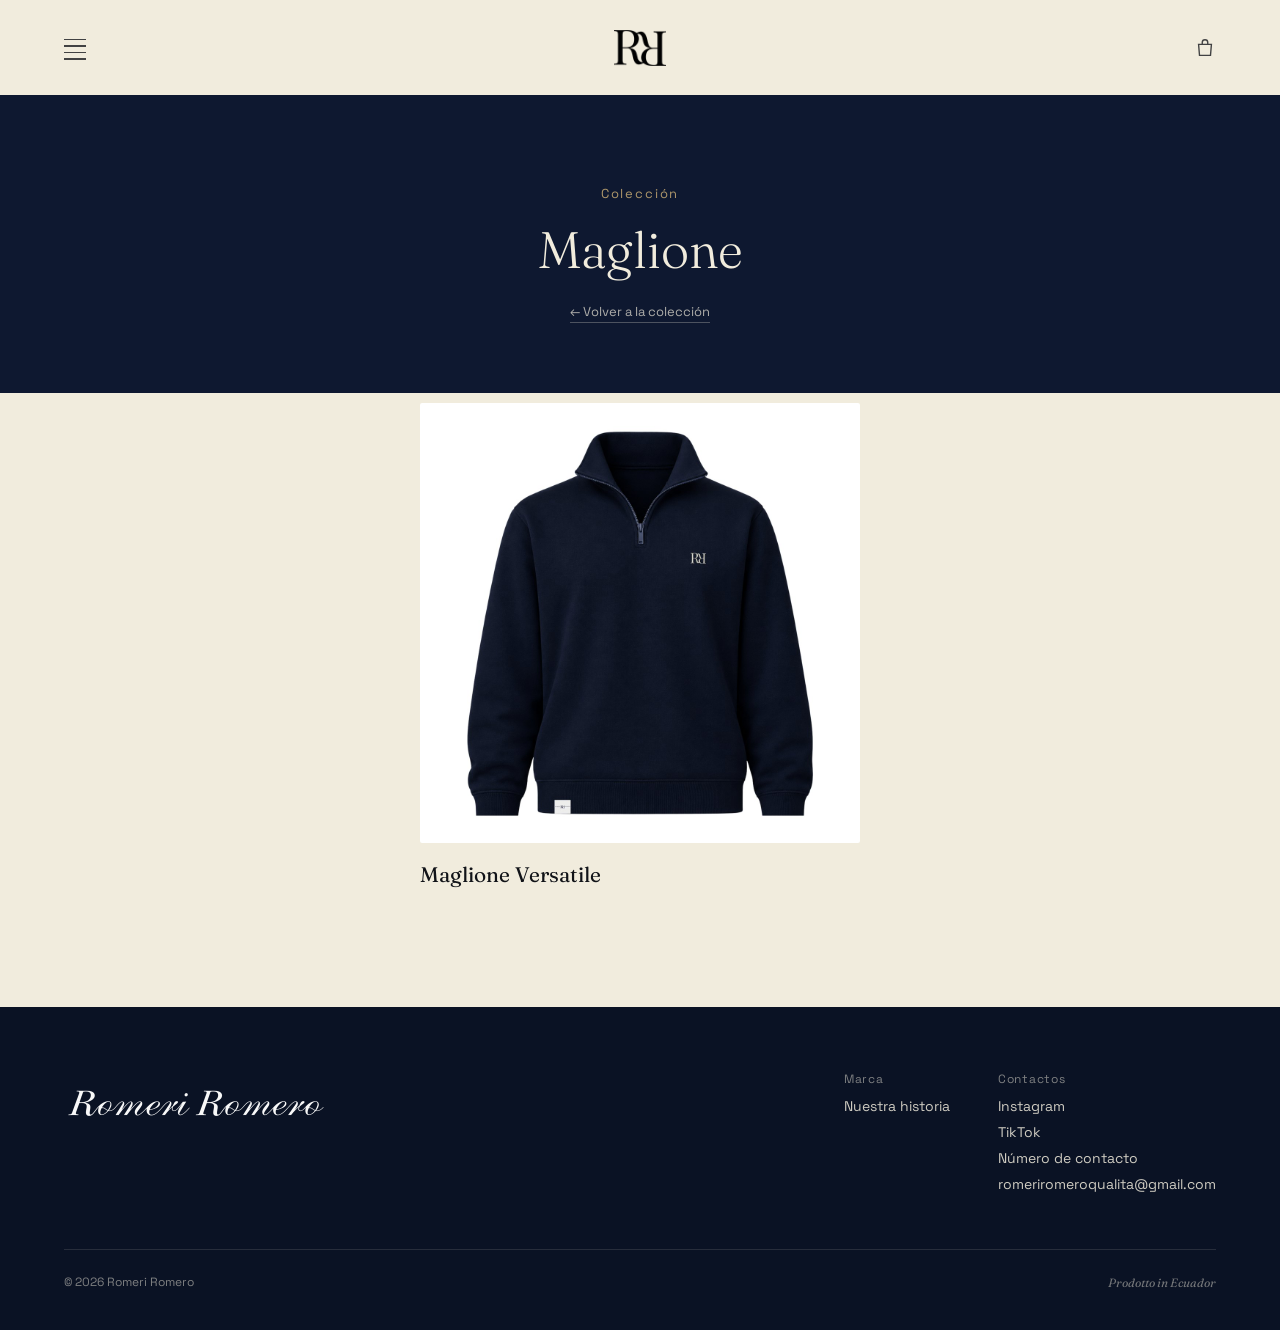
<file: coleccion-maglione.html>
<!DOCTYPE html>
<html lang="es">
<head>
<meta charset="UTF-8">
<meta name="viewport" content="width=device-width, initial-scale=1.0, viewport-fit=cover">
<title>Maglione | Romeri Romero</title>
<meta name="description" content="Maglione Versatile, la prenda más elegante de Romeri Romero.">
<meta name="author" content="Romeri Romero">
<link rel="canonical" href="https://romeriromero.com/coleccion-maglione.html">
<meta property="og:type" content="website">
<meta property="og:title" content="Maglione | Romeri Romero">
<meta property="og:description" content="Maglione Versatile, la prenda más elegante de Romeri Romero.">
<meta property="og:url" content="https://romeriromero.com/coleccion-maglione.html">
<meta property="og:locale" content="es_EC">
<meta name="twitter:card" content="summary_large_image">
<meta name="twitter:title" content="Maglione | Romeri Romero">
<meta name="twitter:description" content="Maglione Versatile, la prenda más elegante de Romeri Romero.">
<link rel="icon" type="image/png" sizes="32x32" href="favicon-32.png">
<link rel="icon" type="image/png" sizes="512x512" href="favicon-512.png">
<link rel="apple-touch-icon" sizes="180x180" href="apple-touch-icon.png">
<meta name="theme-color" content="#0E1830">
<link rel="preconnect" href="https://fonts.googleapis.com">
<link href="https://fonts.googleapis.com/css2?family=Fraunces:ital,opsz,wght@0,9..144,300;0,9..144,400;0,9..144,500;1,9..144,400&family=Space+Grotesk:wght@400;500;600&display=swap" rel="stylesheet">
<style>

:root{
  --ink:#111318;
  --navy:#0E1830;
  --navy-deep:#0A1224;
  --navy-mid:#152244;
  --bone:#F1ECDD;
  --bone-dim:#E8E1CE;
  --gold:#AD966A;
}
*{margin:0;padding:0;box-sizing:border-box;}
body{
  background:var(--bone);
  color:var(--ink);
  font-family:'Space Grotesk',sans-serif;
  -webkit-font-smoothing:antialiased;
}
h1,h2,h3,.serif{font-family:'Fraunces',serif;}
.visually-hidden{
  position:absolute;width:1px;height:1px;padding:0;margin:-1px;
  overflow:hidden;clip:rect(0,0,0,0);white-space:nowrap;border:0;
}
a{color:inherit;}

/* PAGE HEADER (subpages without hero photo) */
.page-header{
  background:var(--navy);
  color:var(--bone);
  padding:90px 5vw 70px;
  text-align:center;
}
.page-header .eyebrow{
  font-size:13px;letter-spacing:0.14em;color:var(--gold);margin-bottom:16px;
}
.page-header h1{
  font-size:clamp(30px,4vw,52px);font-weight:300;
}
.page-header .back{
  display:inline-block;margin-top:22px;font-size:13px;opacity:0.7;text-decoration:none;color:var(--bone);
  border-bottom:1px solid rgba(241,236,221,0.4);
  padding-bottom:2px;
}
.page-header .back:hover{opacity:1;}

/* SECTION HEAD (shared pattern: title left, note right, divider) */
.section-head{
  display:flex;justify-content:space-between;align-items:flex-end;
  margin-bottom:48px;border-bottom:1px solid rgba(17,19,24,0.15);padding-bottom:24px;
}
.section-head h3{font-size:clamp(26px,3vw,36px);font-weight:400;}
.section-head p{font-size:14px;max-width:300px;text-align:right;opacity:0.7;line-height:1.5;}
@media(max-width:560px){
  .section-head{flex-direction:column;align-items:flex-start;gap:14px;}
  .section-head p{text-align:left;}
}

/* COLECCION (category cards on home) */
.collection{padding:130px 5vw;max-width:1800px;margin:0 auto;}
.cat-grid{display:grid;grid-template-columns:repeat(3,1fr);gap:32px;}
.cat-card{display:block;text-decoration:none;color:inherit;}
.cat-card .swatch{
  aspect-ratio:3/4;border-radius:2px;margin-bottom:18px;
  display:flex;align-items:flex-end;padding:22px;position:relative;
  transition:opacity 0.2s ease;
}
.cat-card:hover .swatch{opacity:0.88;}
.cat-card .swatch span{font-size:12px;letter-spacing:0.08em;color:var(--bone);opacity:0.8;}
.swatch.a{background:linear-gradient(155deg,var(--navy-mid) 0%,var(--navy) 100%);}
.swatch.b{background:linear-gradient(155deg,var(--navy) 0%,var(--navy-deep) 100%);}
.swatch.c{background:linear-gradient(155deg,var(--navy-deep) 0%,#070C18 100%);}
.cat-card h4{font-family:'Fraunces',serif;font-size:20px;font-weight:400;margin-bottom:6px;}
.cat-card .meta{font-size:13px;opacity:0.65;}
@media(max-width:760px){.cat-grid{grid-template-columns:1fr;}}

/* COMO COMPRAR (steps) */
.comprar-steps-section{background:var(--bone);color:var(--ink);padding:120px 5vw;}
.comprar-steps-inner{max-width:1800px;margin:0 auto;}
.comprar-steps-inner .section-head{border-bottom-color:rgba(17,19,24,0.15);}
.comprar-steps-inner .section-head h3{color:var(--ink);}
.comprar-steps-inner .section-head p{color:var(--ink);}
.pasos{display:grid;grid-template-columns:repeat(4,1fr);gap:36px;}
.paso .num{font-family:'Fraunces',serif;font-size:14px;color:var(--gold);letter-spacing:0.1em;margin-bottom:14px;}
.paso h4{font-family:'Fraunces',serif;font-weight:400;font-size:19px;margin-bottom:10px;color:var(--ink);}
.paso p{font-size:14px;line-height:1.7;color:var(--ink);opacity:0.72;}
@media(max-width:1000px){.pasos{grid-template-columns:repeat(2,1fr);gap:32px;}}
@media(max-width:560px){.pasos{grid-template-columns:1fr;}}

/* NOTA HECHO A PEDIDO */
.hecho-a-pedido{
  max-width:1800px;margin:0 auto;
  padding:0 5vw 60px;
}
.hecho-a-pedido blockquote{
  font-family:'Fraunces',serif;
  font-style:italic;
  font-weight:300;
  font-size:clamp(17px,1.6vw,20px);
  line-height:1.7;
  color:var(--bone);
  opacity:0.88;
  max-width:70ch;
  border-left:2px solid var(--gold);
  padding-left:28px;
}

/* COMPRAR FORM PAGE */
.comprar{background:var(--navy-deep);color:var(--bone);padding:90px 5vw 130px;}
.comprar-inner{max-width:1800px;margin:0 auto;}
.comprar-cols{display:grid;grid-template-columns:1fr 1fr;gap:56px;align-items:start;}
.panel{border:1px solid rgba(241,236,221,0.18);padding:34px;border-radius:2px;}
.panel h4{font-family:'Fraunces',serif;font-weight:400;font-size:21px;margin-bottom:8px;}
.panel .hint{font-size:13px;opacity:0.6;line-height:1.6;margin-bottom:24px;}
.campo{margin-bottom:18px;}
.campo label{display:block;font-size:12px;letter-spacing:0.08em;opacity:0.65;margin-bottom:7px;}
.campo input,.campo select,.campo textarea{
  width:100%;background:transparent;border:1px solid rgba(241,236,221,0.28);color:var(--bone);
  font-family:'Space Grotesk',sans-serif;font-size:14px;padding:11px 13px;border-radius:2px;
}
.campo input:focus,.campo select:focus,.campo textarea:focus{outline:none;border-color:var(--gold);}
.campo select option{background:var(--navy-deep);color:var(--bone);}
.btn{
  display:inline-block;width:100%;text-align:center;background:var(--bone);color:var(--navy-deep);
  border:none;font-family:'Space Grotesk',sans-serif;font-size:14px;letter-spacing:0.06em;
  padding:14px 20px;border-radius:2px;cursor:pointer;margin-top:6px;
}
.btn:hover{opacity:0.88;}
.datos-fila{display:flex;justify-content:space-between;gap:16px;padding:13px 0;border-bottom:1px solid rgba(241,236,221,0.12);font-size:14px;}
.datos-fila span:first-child{opacity:0.6;}
.datos-fila span:last-child{text-align:right;}
.nota{font-size:13px;line-height:1.7;opacity:0.6;margin-top:22px;}
.nota-italic{font-family:'Fraunces',serif;font-style:italic;font-size:14px;opacity:0.7;margin-top:26px;}
@media(max-width:1000px){.comprar-cols{grid-template-columns:1fr;gap:32px;}}
@media(max-width:560px){.panel{padding:26px 22px;}}

/* PLACEHOLDER (category subpages, no products yet) */
.placeholder-wrap{max-width:1800px;margin:0 auto;padding:100px 5vw 140px;text-align:center;}
.placeholder-wrap .ph-box{
  max-width:520px;margin:0 auto;padding:56px 40px;border:1px solid rgba(17,19,24,0.15);border-radius:2px;
}
.placeholder-wrap .ph-box .serif{font-size:22px;font-weight:400;margin-bottom:14px;}
.placeholder-wrap .ph-box p{font-size:14px;line-height:1.7;opacity:0.75;}

/* HISTORIA PAGE */
.marca{padding:90px 5vw 140px;max-width:1800px;margin:0 auto;}
.marca-body{display:grid;grid-template-columns:0.7fr 1.3fr;gap:56px;align-items:center;}
.marca .gallery{display:grid;grid-template-columns:1fr 1fr;gap:10px;}
.marca .gallery img{width:100%;aspect-ratio:4/5;object-fit:cover;border-radius:2px;display:block;}
.marca blockquote{
  font-family:'Fraunces',serif;font-size:clamp(22px,2.8vw,34px);font-weight:300;font-style:italic;
  line-height:1.4;color:var(--ink);margin-bottom:36px;max-width:22ch;
}
.marca p{font-size:15px;line-height:1.8;color:var(--ink);opacity:0.82;margin-bottom:20px;max-width:56ch;}
.marca .prodotto-line{font-style:italic;font-family:'Fraunces',serif;font-size:14px;opacity:0.6;margin-top:8px;}
@media(max-width:760px){.marca-body{grid-template-columns:1fr;gap:36px;}}

/* HERO (home only) */
.hero{width:100%;line-height:0;}
.hero img.hero-shot{width:100%;height:auto;display:block;}

/* FOOTER */
footer{background:var(--navy-deep);color:var(--bone);padding:64px 5vw 40px;}
footer .foot-top, footer .foot-bottom{max-width:1800px;margin-left:auto;margin-right:auto;}
.foot-top{
  display:flex;justify-content:space-between;align-items:flex-start;
  padding-bottom:48px;border-bottom:1px solid rgba(241,236,221,0.12);
}
.foot-top img.foot-wordmark{width:min(260px,55vw);height:auto;display:block;}
.foot-links{display:flex;gap:48px;font-size:14px;flex-wrap:wrap;}
.foot-links div span{display:block;opacity:0.5;margin-bottom:10px;font-size:12px;letter-spacing:0.06em;}
.foot-links div a{display:block;color:var(--bone);text-decoration:none;opacity:0.85;margin-bottom:8px;font-size:14px;}
.foot-links div a:hover{opacity:1;}
.foot-bottom{display:flex;justify-content:space-between;align-items:center;padding-top:24px;font-size:12px;opacity:0.5;}
.foot-bottom .prodotto{font-style:italic;font-family:'Fraunces',serif;opacity:0.9;}
@media(max-width:760px){
  .foot-top{flex-direction:column;gap:32px;}
  .foot-links{flex-wrap:wrap;gap:32px;}
}


  /* PRODUCTOS */
  .product-list{
    max-width:1800px;margin:0 auto;padding:10px 5vw 120px;
    display:flex;flex-wrap:wrap;gap:56px;justify-content:center;
  }
  .product-block{max-width:440px;flex:1 1 320px;}
  .product-block .product-main{
    aspect-ratio:1/1;overflow:hidden;border-radius:2px;margin-bottom:18px;background:var(--navy);
  }
  .product-block .product-main img{width:100%;height:100%;object-fit:cover;display:block;}
  .product-block h4{font-family:'Fraunces',serif;font-weight:400;font-size:20px;margin-bottom:4px;}
  .product-block .meta{font-size:13px;opacity:0.6;margin-bottom:16px;}
  .swatches{display:flex;gap:10px;flex-wrap:wrap;}
  .swatch-thumb{
    width:52px;height:52px;object-fit:cover;border-radius:2px;cursor:pointer;
    border:2px solid transparent;opacity:0.8;display:block;
  }
  .swatch-thumb:hover{opacity:1;}
  .swatch-thumb.active{border-color:var(--gold);opacity:1;}


/* ===== CATALOGO POR LINEA ===== */
.prod-card{display:block;max-width:440px;flex:1 1 320px;text-decoration:none;color:inherit;}
.prod-card .prod-card-img{aspect-ratio:1/1;overflow:hidden;border-radius:2px;margin-bottom:18px;background:var(--navy);}
.prod-card .prod-card-img img{width:100%;height:100%;object-fit:cover;display:block;transition:opacity .2s ease;}
.prod-card:hover .prod-card-img img{opacity:.9;}
.prod-card h4{font-family:'Fraunces',serif;font-weight:400;font-size:21px;}
.prod-card:focus-visible{outline:2px solid var(--gold);outline-offset:6px;}

/* ===== PAGINA DE PRODUCTO ===== */
.pdp{max-width:1400px;margin:0 auto;padding:40px 5vw 120px;display:grid;grid-template-columns:minmax(0,1.1fr) minmax(0,1fr);gap:72px;align-items:start;}
.pdp-media{position:sticky;top:24px;}
.pdp-media img{width:100%;aspect-ratio:1/1;object-fit:cover;display:block;border-radius:2px;background:var(--navy);}
.crumbs{font-size:13px;opacity:.65;margin-bottom:26px;}
.crumbs a{text-decoration:none;border-bottom:1px solid rgba(17,19,24,.3);}
.crumbs a:hover{opacity:1;}
.pdp h1{font-family:'Fraunces',serif;font-weight:400;font-size:clamp(30px,3.2vw,44px);line-height:1.12;margin-bottom:12px;}
.pdp-price{font-size:20px;margin-bottom:38px;}
.opt-label{font-size:14px;margin-bottom:14px;}
.opt-label b{font-weight:500;}
.opt-label span{opacity:.65;margin-left:4px;}
.chips{display:flex;gap:14px;margin-bottom:34px;}
.chip{width:36px;height:36px;border-radius:50%;border:1px solid rgba(17,19,24,.28);cursor:pointer;padding:0;}
.chip[aria-pressed="true"]{outline:2px solid var(--ink);outline-offset:3px;}
.sw-row{display:flex;gap:12px;flex-wrap:wrap;margin-bottom:34px;}
.sw-thumb{width:60px;height:60px;padding:0;border:2px solid transparent;background:none;border-radius:2px;cursor:pointer;opacity:.78;overflow:hidden;}
.sw-thumb img{width:100%;height:100%;object-fit:cover;display:block;}
.sw-thumb:hover{opacity:1;}
.sw-thumb[aria-pressed="true"]{border-color:var(--gold);opacity:1;}
.sizes{display:flex;gap:10px;flex-wrap:wrap;margin-bottom:30px;}
.size{min-width:68px;padding:13px 0;border:1px solid rgba(17,19,24,.28);background:transparent;font-family:'Space Grotesk',sans-serif;font-size:14px;color:var(--ink);cursor:pointer;border-radius:2px;}
.size:hover{border-color:var(--ink);}
.size[aria-pressed="true"]{background:var(--navy);border-color:var(--navy);color:var(--bone);}
.link-btn{background:none;border:none;padding:0;font-family:'Space Grotesk',sans-serif;font-size:14px;color:var(--ink);cursor:pointer;border-bottom:1px solid rgba(17,19,24,.45);padding-bottom:2px;}
.link-btn:hover{border-bottom-color:var(--ink);}
.ini-trigger-row{margin-bottom:34px;}
.ini-summary{font-size:14px;line-height:1.6;margin-bottom:34px;padding:16px 18px;border:1px solid rgba(17,19,24,.18);border-radius:2px;}
.ini-summary b{font-family:'Fraunces',serif;font-weight:500;font-size:17px;letter-spacing:.08em;}
.ini-summary .ini-actions{display:flex;gap:20px;margin-top:10px;}
.buy{display:block;width:100%;background:var(--navy);color:var(--bone);padding:19px 20px;text-align:center;border:none;font-family:'Space Grotesk',sans-serif;font-size:15px;letter-spacing:.06em;cursor:pointer;border-radius:2px;}
.buy:hover{background:var(--navy-mid);}
.buy-msg{min-height:22px;font-size:13px;color:#9B2C2C;margin-top:10px;}
.pdp-bio{margin-top:30px;padding-top:30px;border-top:1px solid rgba(17,19,24,.15);font-family:'Fraunces',serif;font-size:17px;line-height:1.75;max-width:54ch;opacity:.9;}
.pdp button:focus-visible,.ini-drawer button:focus-visible,.ini-drawer input:focus-visible,.guide-modal button:focus-visible{outline:2px solid var(--gold);outline-offset:3px;}
@media(max-width:900px){
  .pdp{grid-template-columns:1fr;gap:34px;padding-top:24px;}
  .pdp-media{position:static;}
}

/* ===== PANEL DE INICIALES ===== */
.ini-overlay{position:fixed;inset:0;background:rgba(10,14,24,.45);opacity:0;pointer-events:none;transition:opacity .25s ease;z-index:100;}
.ini-overlay.active{opacity:1;pointer-events:auto;}
.ini-drawer{position:fixed;top:0;right:0;height:100%;width:min(520px,100vw);background:var(--bone);transform:translateX(100%);transition:transform .3s ease;z-index:101;padding:64px 40px 40px;overflow-y:auto;box-shadow:-10px 0 40px rgba(0,0,0,.2);visibility:hidden;}
.ini-drawer.active{transform:translateX(0);visibility:visible;}
.ini-drawer .contact-close{top:22px;right:26px;}
.ini-drawer h2{font-family:'Fraunces',serif;font-weight:400;font-size:28px;margin-bottom:34px;}
.ini-block{margin-bottom:30px;}
.ini-head{display:flex;justify-content:space-between;align-items:baseline;margin-bottom:12px;font-size:14px;}
.ini-head b{font-weight:500;}
.ini-head span{opacity:.65;margin-left:4px;}
.pos-btn{border:1px solid var(--ink);background:transparent;padding:11px 20px;font-family:'Space Grotesk',sans-serif;font-size:14px;color:var(--ink);border-radius:2px;cursor:default;}
.style-row{display:flex;gap:12px;flex-wrap:wrap;}
.style-opt{width:112px;height:60px;border:1px solid rgba(17,19,24,.28);background:#fff;border-radius:2px;cursor:pointer;display:flex;align-items:center;justify-content:center;padding:10px 14px;}
.style-opt img{max-width:100%;max-height:100%;display:block;}
.style-opt[aria-pressed="true"]{border:2px solid var(--ink);padding:9px 13px;}
.ini-input{width:100%;background:#fff;border:1px solid rgba(17,19,24,.28);font-family:'Space Grotesk',sans-serif;font-size:15px;padding:16px 16px;border-radius:2px;color:var(--ink);text-transform:uppercase;}
.ini-input::placeholder{text-transform:none;color:rgba(17,19,24,.5);}
.ini-input:focus{outline:none;border-color:var(--ink);}
.ini-note{font-size:13px;opacity:.65;margin-top:10px;line-height:1.5;}
.ini-preview{margin-top:18px;min-height:56px;display:flex;align-items:center;font-family:'Fraunces',serif;font-size:36px;}
.ini-preview.empty{opacity:.22;}
.ini-preview.sp-wide{letter-spacing:.32em;}
.ini-preview.sp-tight{letter-spacing:0;}
.ini-preview.sp-num{letter-spacing:.1em;}
.ini-error{min-height:22px;font-size:13px;color:#9B2C2C;margin:6px 0 14px;}
.ini-drawer .buy{margin-top:0;}

/* ===== GUIA DE COLOCACION ===== */
.guide-modal{position:fixed;inset:0;z-index:110;background:rgba(10,14,24,.7);display:none;align-items:center;justify-content:center;padding:4vh 4vw;}
.guide-modal.active{display:flex;}
.guide-modal img{max-width:min(92vw,86vh);max-height:90vh;display:block;border-radius:2px;background:#EEEDE6;}
.guide-modal .guide-close{position:absolute;top:18px;right:26px;background:none;border:none;color:var(--bone);font-size:34px;line-height:1;cursor:pointer;}
@media(prefers-reduced-motion:reduce){
  .ini-overlay,.ini-drawer,.prod-card .prod-card-img img{transition:none;}
}

</style>
<link rel="stylesheet" href="menu.css?v=2">
<link rel="stylesheet" href="cart.css?v=1">
</head>
<body>

<header class="site-nav">
  <div class="nav-left">
    <button type="button" class="menu-toggle" aria-label="Abrir menú" aria-expanded="false" aria-controls="menuDrawer"><span></span><span></span><span></span><span></span></button>
  </div>
  <div class="nav-logo"><a href="index.html" aria-label="Romeri Romero, ir al inicio"><img src="img/nav-logo.png" alt="Romeri Romero"></a></div>
  <div class="nav-right"></div>
</header>

<div class="page-header">
  <div class="eyebrow">Colección</div>
  <h1>Maglione</h1>
  <a class="back" href="index.html#coleccion">← Volver a la colección</a>
</div>

<div class="product-list">
  <a class="prod-card" href="producto-maglione-versatile.html">
    <div class="prod-card-img"><img src="img/maglione-versatile.jpg" alt="Maglione Versatile" loading="lazy"></div>
    <h4>Maglione Versatile</h4>
  </a>
</div>
<footer>
  <div class="foot-top">
    <img loading="lazy" decoding="async" class="foot-wordmark" src="img/wordmark.png" alt="Romeri Romero">
    <div class="foot-links">
      <div>
        <span>Marca</span>
        <a href="historia.html">Nuestra historia</a>
      </div>
      <div>
        <span>Contactos</span>
        <a href="https://instagram.com/romeriromero_" target="_blank" rel="noopener">Instagram</a>
        <a href="https://tiktok.com/@romeriromero_" target="_blank" rel="noopener">TikTok</a>
        <a href="https://wa.me/593990550832" target="_blank" rel="noopener">Número de contacto</a>
        <a href="mailto:romeriromeroqualita@gmail.com">romeriromeroqualita@gmail.com</a>
      </div>
    </div>
  </div>
  <div class="foot-bottom">
    <span>© 2026 Romeri Romero</span>
    <span class="prodotto">Prodotto in Ecuador</span>
  </div>
</footer>


<script src="menu.js?v=3" defer></script>
<script src="cart.js?v=1" defer></script>
</body>
</html>
</file>
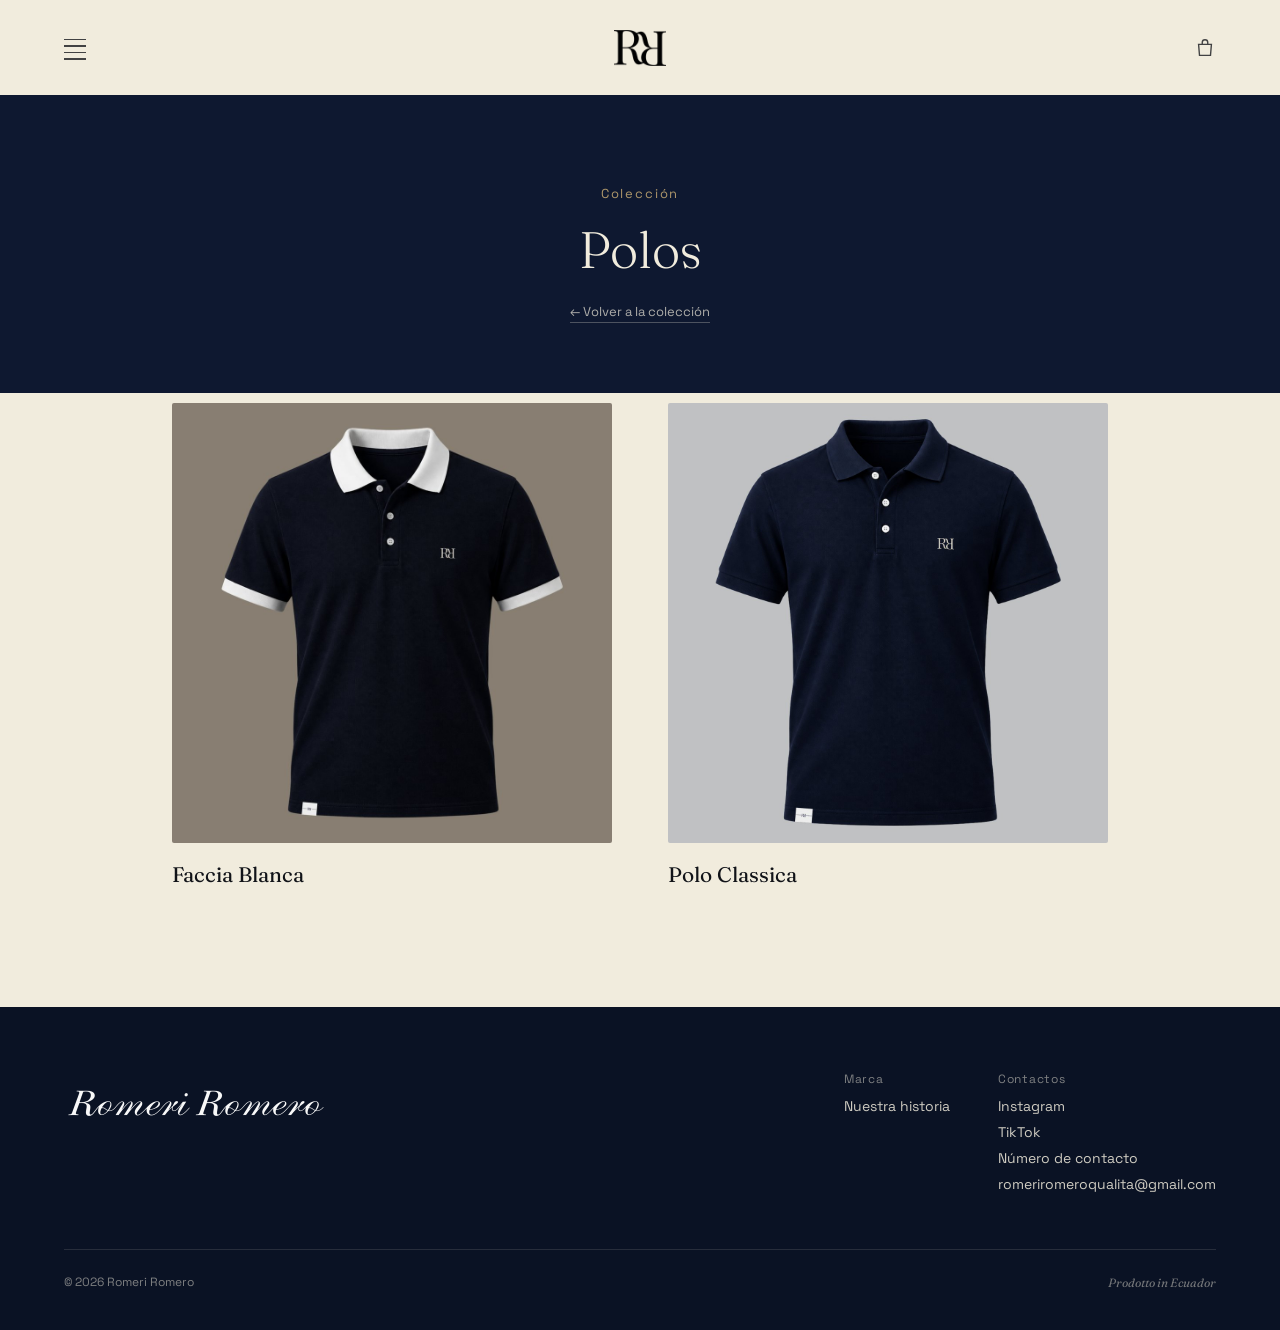
<file: coleccion-polos.html>
<!DOCTYPE html>
<html lang="es">
<head>
<meta charset="UTF-8">
<meta name="viewport" content="width=device-width, initial-scale=1.0, viewport-fit=cover">
<title>Polos | Romeri Romero</title>
<meta name="description" content="Polo Classica y Faccia Blanca, las polos de Romeri Romero.">
<meta name="author" content="Romeri Romero">
<link rel="canonical" href="https://romeriromero.com/coleccion-polos.html">
<meta property="og:type" content="website">
<meta property="og:title" content="Polos | Romeri Romero">
<meta property="og:description" content="Polo Classica y Faccia Blanca, las polos de Romeri Romero.">
<meta property="og:url" content="https://romeriromero.com/coleccion-polos.html">
<meta property="og:locale" content="es_EC">
<meta name="twitter:card" content="summary_large_image">
<meta name="twitter:title" content="Polos | Romeri Romero">
<meta name="twitter:description" content="Polo Classica y Faccia Blanca, las polos de Romeri Romero.">
<link rel="icon" type="image/png" sizes="32x32" href="favicon-32.png">
<link rel="icon" type="image/png" sizes="512x512" href="favicon-512.png">
<link rel="apple-touch-icon" sizes="180x180" href="apple-touch-icon.png">
<meta name="theme-color" content="#0E1830">
<link rel="preconnect" href="https://fonts.googleapis.com">
<link href="https://fonts.googleapis.com/css2?family=Fraunces:ital,opsz,wght@0,9..144,300;0,9..144,400;0,9..144,500;1,9..144,400&family=Space+Grotesk:wght@400;500;600&display=swap" rel="stylesheet">
<style>

:root{
  --ink:#111318;
  --navy:#0E1830;
  --navy-deep:#0A1224;
  --navy-mid:#152244;
  --bone:#F1ECDD;
  --bone-dim:#E8E1CE;
  --gold:#AD966A;
}
*{margin:0;padding:0;box-sizing:border-box;}
body{
  background:var(--bone);
  color:var(--ink);
  font-family:'Space Grotesk',sans-serif;
  -webkit-font-smoothing:antialiased;
}
h1,h2,h3,.serif{font-family:'Fraunces',serif;}
.visually-hidden{
  position:absolute;width:1px;height:1px;padding:0;margin:-1px;
  overflow:hidden;clip:rect(0,0,0,0);white-space:nowrap;border:0;
}
a{color:inherit;}

/* PAGE HEADER (subpages without hero photo) */
.page-header{
  background:var(--navy);
  color:var(--bone);
  padding:90px 5vw 70px;
  text-align:center;
}
.page-header .eyebrow{
  font-size:13px;letter-spacing:0.14em;color:var(--gold);margin-bottom:16px;
}
.page-header h1{
  font-size:clamp(30px,4vw,52px);font-weight:300;
}
.page-header .back{
  display:inline-block;margin-top:22px;font-size:13px;opacity:0.7;text-decoration:none;color:var(--bone);
  border-bottom:1px solid rgba(241,236,221,0.4);
  padding-bottom:2px;
}
.page-header .back:hover{opacity:1;}

/* SECTION HEAD (shared pattern: title left, note right, divider) */
.section-head{
  display:flex;justify-content:space-between;align-items:flex-end;
  margin-bottom:48px;border-bottom:1px solid rgba(17,19,24,0.15);padding-bottom:24px;
}
.section-head h3{font-size:clamp(26px,3vw,36px);font-weight:400;}
.section-head p{font-size:14px;max-width:300px;text-align:right;opacity:0.7;line-height:1.5;}
@media(max-width:560px){
  .section-head{flex-direction:column;align-items:flex-start;gap:14px;}
  .section-head p{text-align:left;}
}

/* COLECCION (category cards on home) */
.collection{padding:130px 5vw;max-width:1800px;margin:0 auto;}
.cat-grid{display:grid;grid-template-columns:repeat(3,1fr);gap:32px;}
.cat-card{display:block;text-decoration:none;color:inherit;}
.cat-card .swatch{
  aspect-ratio:3/4;border-radius:2px;margin-bottom:18px;
  display:flex;align-items:flex-end;padding:22px;position:relative;
  transition:opacity 0.2s ease;
}
.cat-card:hover .swatch{opacity:0.88;}
.cat-card .swatch span{font-size:12px;letter-spacing:0.08em;color:var(--bone);opacity:0.8;}
.swatch.a{background:linear-gradient(155deg,var(--navy-mid) 0%,var(--navy) 100%);}
.swatch.b{background:linear-gradient(155deg,var(--navy) 0%,var(--navy-deep) 100%);}
.swatch.c{background:linear-gradient(155deg,var(--navy-deep) 0%,#070C18 100%);}
.cat-card h4{font-family:'Fraunces',serif;font-size:20px;font-weight:400;margin-bottom:6px;}
.cat-card .meta{font-size:13px;opacity:0.65;}
@media(max-width:760px){.cat-grid{grid-template-columns:1fr;}}

/* COMO COMPRAR (steps) */
.comprar-steps-section{background:var(--bone);color:var(--ink);padding:120px 5vw;}
.comprar-steps-inner{max-width:1800px;margin:0 auto;}
.comprar-steps-inner .section-head{border-bottom-color:rgba(17,19,24,0.15);}
.comprar-steps-inner .section-head h3{color:var(--ink);}
.comprar-steps-inner .section-head p{color:var(--ink);}
.pasos{display:grid;grid-template-columns:repeat(4,1fr);gap:36px;}
.paso .num{font-family:'Fraunces',serif;font-size:14px;color:var(--gold);letter-spacing:0.1em;margin-bottom:14px;}
.paso h4{font-family:'Fraunces',serif;font-weight:400;font-size:19px;margin-bottom:10px;color:var(--ink);}
.paso p{font-size:14px;line-height:1.7;color:var(--ink);opacity:0.72;}
@media(max-width:1000px){.pasos{grid-template-columns:repeat(2,1fr);gap:32px;}}
@media(max-width:560px){.pasos{grid-template-columns:1fr;}}

/* NOTA HECHO A PEDIDO */
.hecho-a-pedido{
  max-width:1800px;margin:0 auto;
  padding:0 5vw 60px;
}
.hecho-a-pedido blockquote{
  font-family:'Fraunces',serif;
  font-style:italic;
  font-weight:300;
  font-size:clamp(17px,1.6vw,20px);
  line-height:1.7;
  color:var(--bone);
  opacity:0.88;
  max-width:70ch;
  border-left:2px solid var(--gold);
  padding-left:28px;
}

/* COMPRAR FORM PAGE */
.comprar{background:var(--navy-deep);color:var(--bone);padding:90px 5vw 130px;}
.comprar-inner{max-width:1800px;margin:0 auto;}
.comprar-cols{display:grid;grid-template-columns:1fr 1fr;gap:56px;align-items:start;}
.panel{border:1px solid rgba(241,236,221,0.18);padding:34px;border-radius:2px;}
.panel h4{font-family:'Fraunces',serif;font-weight:400;font-size:21px;margin-bottom:8px;}
.panel .hint{font-size:13px;opacity:0.6;line-height:1.6;margin-bottom:24px;}
.campo{margin-bottom:18px;}
.campo label{display:block;font-size:12px;letter-spacing:0.08em;opacity:0.65;margin-bottom:7px;}
.campo input,.campo select,.campo textarea{
  width:100%;background:transparent;border:1px solid rgba(241,236,221,0.28);color:var(--bone);
  font-family:'Space Grotesk',sans-serif;font-size:14px;padding:11px 13px;border-radius:2px;
}
.campo input:focus,.campo select:focus,.campo textarea:focus{outline:none;border-color:var(--gold);}
.campo select option{background:var(--navy-deep);color:var(--bone);}
.btn{
  display:inline-block;width:100%;text-align:center;background:var(--bone);color:var(--navy-deep);
  border:none;font-family:'Space Grotesk',sans-serif;font-size:14px;letter-spacing:0.06em;
  padding:14px 20px;border-radius:2px;cursor:pointer;margin-top:6px;
}
.btn:hover{opacity:0.88;}
.datos-fila{display:flex;justify-content:space-between;gap:16px;padding:13px 0;border-bottom:1px solid rgba(241,236,221,0.12);font-size:14px;}
.datos-fila span:first-child{opacity:0.6;}
.datos-fila span:last-child{text-align:right;}
.nota{font-size:13px;line-height:1.7;opacity:0.6;margin-top:22px;}
.nota-italic{font-family:'Fraunces',serif;font-style:italic;font-size:14px;opacity:0.7;margin-top:26px;}
@media(max-width:1000px){.comprar-cols{grid-template-columns:1fr;gap:32px;}}
@media(max-width:560px){.panel{padding:26px 22px;}}

/* PLACEHOLDER (category subpages, no products yet) */
.placeholder-wrap{max-width:1800px;margin:0 auto;padding:100px 5vw 140px;text-align:center;}
.placeholder-wrap .ph-box{
  max-width:520px;margin:0 auto;padding:56px 40px;border:1px solid rgba(17,19,24,0.15);border-radius:2px;
}
.placeholder-wrap .ph-box .serif{font-size:22px;font-weight:400;margin-bottom:14px;}
.placeholder-wrap .ph-box p{font-size:14px;line-height:1.7;opacity:0.75;}

/* HISTORIA PAGE */
.marca{padding:90px 5vw 140px;max-width:1800px;margin:0 auto;}
.marca-body{display:grid;grid-template-columns:0.7fr 1.3fr;gap:56px;align-items:center;}
.marca .gallery{display:grid;grid-template-columns:1fr 1fr;gap:10px;}
.marca .gallery img{width:100%;aspect-ratio:4/5;object-fit:cover;border-radius:2px;display:block;}
.marca blockquote{
  font-family:'Fraunces',serif;font-size:clamp(22px,2.8vw,34px);font-weight:300;font-style:italic;
  line-height:1.4;color:var(--ink);margin-bottom:36px;max-width:22ch;
}
.marca p{font-size:15px;line-height:1.8;color:var(--ink);opacity:0.82;margin-bottom:20px;max-width:56ch;}
.marca .prodotto-line{font-style:italic;font-family:'Fraunces',serif;font-size:14px;opacity:0.6;margin-top:8px;}
@media(max-width:760px){.marca-body{grid-template-columns:1fr;gap:36px;}}

/* HERO (home only) */
.hero{width:100%;line-height:0;}
.hero img.hero-shot{width:100%;height:auto;display:block;}

/* FOOTER */
footer{background:var(--navy-deep);color:var(--bone);padding:64px 5vw 40px;}
footer .foot-top, footer .foot-bottom{max-width:1800px;margin-left:auto;margin-right:auto;}
.foot-top{
  display:flex;justify-content:space-between;align-items:flex-start;
  padding-bottom:48px;border-bottom:1px solid rgba(241,236,221,0.12);
}
.foot-top img.foot-wordmark{width:min(260px,55vw);height:auto;display:block;}
.foot-links{display:flex;gap:48px;font-size:14px;flex-wrap:wrap;}
.foot-links div span{display:block;opacity:0.5;margin-bottom:10px;font-size:12px;letter-spacing:0.06em;}
.foot-links div a{display:block;color:var(--bone);text-decoration:none;opacity:0.85;margin-bottom:8px;font-size:14px;}
.foot-links div a:hover{opacity:1;}
.foot-bottom{display:flex;justify-content:space-between;align-items:center;padding-top:24px;font-size:12px;opacity:0.5;}
.foot-bottom .prodotto{font-style:italic;font-family:'Fraunces',serif;opacity:0.9;}
@media(max-width:760px){
  .foot-top{flex-direction:column;gap:32px;}
  .foot-links{flex-wrap:wrap;gap:32px;}
}


  /* PRODUCTOS */
  .product-list{
    max-width:1800px;margin:0 auto;padding:10px 5vw 120px;
    display:flex;flex-wrap:wrap;gap:56px;justify-content:center;
  }
  .product-block{max-width:440px;flex:1 1 320px;}
  .product-block .product-main{
    aspect-ratio:1/1;overflow:hidden;border-radius:2px;margin-bottom:18px;background:var(--navy);
  }
  .product-block .product-main img{width:100%;height:100%;object-fit:cover;display:block;}
  .product-block h4{font-family:'Fraunces',serif;font-weight:400;font-size:20px;margin-bottom:4px;}
  .product-block .meta{font-size:13px;opacity:0.6;margin-bottom:16px;}
  .swatches{display:flex;gap:10px;flex-wrap:wrap;}
  .swatch-thumb{
    width:52px;height:52px;object-fit:cover;border-radius:2px;cursor:pointer;
    border:2px solid transparent;opacity:0.8;display:block;
  }
  .swatch-thumb:hover{opacity:1;}
  .swatch-thumb.active{border-color:var(--gold);opacity:1;}


/* ===== CATALOGO POR LINEA ===== */
.prod-card{display:block;max-width:440px;flex:1 1 320px;text-decoration:none;color:inherit;}
.prod-card .prod-card-img{aspect-ratio:1/1;overflow:hidden;border-radius:2px;margin-bottom:18px;background:var(--navy);}
.prod-card .prod-card-img img{width:100%;height:100%;object-fit:cover;display:block;transition:opacity .2s ease;}
.prod-card:hover .prod-card-img img{opacity:.9;}
.prod-card h4{font-family:'Fraunces',serif;font-weight:400;font-size:21px;}
.prod-card:focus-visible{outline:2px solid var(--gold);outline-offset:6px;}

/* ===== PAGINA DE PRODUCTO ===== */
.pdp{max-width:1400px;margin:0 auto;padding:40px 5vw 120px;display:grid;grid-template-columns:minmax(0,1.1fr) minmax(0,1fr);gap:72px;align-items:start;}
.pdp-media{position:sticky;top:24px;}
.pdp-media img{width:100%;aspect-ratio:1/1;object-fit:cover;display:block;border-radius:2px;background:var(--navy);}
.crumbs{font-size:13px;opacity:.65;margin-bottom:26px;}
.crumbs a{text-decoration:none;border-bottom:1px solid rgba(17,19,24,.3);}
.crumbs a:hover{opacity:1;}
.pdp h1{font-family:'Fraunces',serif;font-weight:400;font-size:clamp(30px,3.2vw,44px);line-height:1.12;margin-bottom:12px;}
.pdp-price{font-size:20px;margin-bottom:38px;}
.opt-label{font-size:14px;margin-bottom:14px;}
.opt-label b{font-weight:500;}
.opt-label span{opacity:.65;margin-left:4px;}
.chips{display:flex;gap:14px;margin-bottom:34px;}
.chip{width:36px;height:36px;border-radius:50%;border:1px solid rgba(17,19,24,.28);cursor:pointer;padding:0;}
.chip[aria-pressed="true"]{outline:2px solid var(--ink);outline-offset:3px;}
.sw-row{display:flex;gap:12px;flex-wrap:wrap;margin-bottom:34px;}
.sw-thumb{width:60px;height:60px;padding:0;border:2px solid transparent;background:none;border-radius:2px;cursor:pointer;opacity:.78;overflow:hidden;}
.sw-thumb img{width:100%;height:100%;object-fit:cover;display:block;}
.sw-thumb:hover{opacity:1;}
.sw-thumb[aria-pressed="true"]{border-color:var(--gold);opacity:1;}
.sizes{display:flex;gap:10px;flex-wrap:wrap;margin-bottom:30px;}
.size{min-width:68px;padding:13px 0;border:1px solid rgba(17,19,24,.28);background:transparent;font-family:'Space Grotesk',sans-serif;font-size:14px;color:var(--ink);cursor:pointer;border-radius:2px;}
.size:hover{border-color:var(--ink);}
.size[aria-pressed="true"]{background:var(--navy);border-color:var(--navy);color:var(--bone);}
.link-btn{background:none;border:none;padding:0;font-family:'Space Grotesk',sans-serif;font-size:14px;color:var(--ink);cursor:pointer;border-bottom:1px solid rgba(17,19,24,.45);padding-bottom:2px;}
.link-btn:hover{border-bottom-color:var(--ink);}
.ini-trigger-row{margin-bottom:34px;}
.ini-summary{font-size:14px;line-height:1.6;margin-bottom:34px;padding:16px 18px;border:1px solid rgba(17,19,24,.18);border-radius:2px;}
.ini-summary b{font-family:'Fraunces',serif;font-weight:500;font-size:17px;letter-spacing:.08em;}
.ini-summary .ini-actions{display:flex;gap:20px;margin-top:10px;}
.buy{display:block;width:100%;background:var(--navy);color:var(--bone);padding:19px 20px;text-align:center;border:none;font-family:'Space Grotesk',sans-serif;font-size:15px;letter-spacing:.06em;cursor:pointer;border-radius:2px;}
.buy:hover{background:var(--navy-mid);}
.buy-msg{min-height:22px;font-size:13px;color:#9B2C2C;margin-top:10px;}
.pdp-bio{margin-top:30px;padding-top:30px;border-top:1px solid rgba(17,19,24,.15);font-family:'Fraunces',serif;font-size:17px;line-height:1.75;max-width:54ch;opacity:.9;}
.pdp button:focus-visible,.ini-drawer button:focus-visible,.ini-drawer input:focus-visible,.guide-modal button:focus-visible{outline:2px solid var(--gold);outline-offset:3px;}
@media(max-width:900px){
  .pdp{grid-template-columns:1fr;gap:34px;padding-top:24px;}
  .pdp-media{position:static;}
}

/* ===== PANEL DE INICIALES ===== */
.ini-overlay{position:fixed;inset:0;background:rgba(10,14,24,.45);opacity:0;pointer-events:none;transition:opacity .25s ease;z-index:100;}
.ini-overlay.active{opacity:1;pointer-events:auto;}
.ini-drawer{position:fixed;top:0;right:0;height:100%;width:min(520px,100vw);background:var(--bone);transform:translateX(100%);transition:transform .3s ease;z-index:101;padding:64px 40px 40px;overflow-y:auto;box-shadow:-10px 0 40px rgba(0,0,0,.2);visibility:hidden;}
.ini-drawer.active{transform:translateX(0);visibility:visible;}
.ini-drawer .contact-close{top:22px;right:26px;}
.ini-drawer h2{font-family:'Fraunces',serif;font-weight:400;font-size:28px;margin-bottom:34px;}
.ini-block{margin-bottom:30px;}
.ini-head{display:flex;justify-content:space-between;align-items:baseline;margin-bottom:12px;font-size:14px;}
.ini-head b{font-weight:500;}
.ini-head span{opacity:.65;margin-left:4px;}
.pos-btn{border:1px solid var(--ink);background:transparent;padding:11px 20px;font-family:'Space Grotesk',sans-serif;font-size:14px;color:var(--ink);border-radius:2px;cursor:default;}
.style-row{display:flex;gap:12px;flex-wrap:wrap;}
.style-opt{width:112px;height:60px;border:1px solid rgba(17,19,24,.28);background:#fff;border-radius:2px;cursor:pointer;display:flex;align-items:center;justify-content:center;padding:10px 14px;}
.style-opt img{max-width:100%;max-height:100%;display:block;}
.style-opt[aria-pressed="true"]{border:2px solid var(--ink);padding:9px 13px;}
.ini-input{width:100%;background:#fff;border:1px solid rgba(17,19,24,.28);font-family:'Space Grotesk',sans-serif;font-size:15px;padding:16px 16px;border-radius:2px;color:var(--ink);text-transform:uppercase;}
.ini-input::placeholder{text-transform:none;color:rgba(17,19,24,.5);}
.ini-input:focus{outline:none;border-color:var(--ink);}
.ini-note{font-size:13px;opacity:.65;margin-top:10px;line-height:1.5;}
.ini-preview{margin-top:18px;min-height:56px;display:flex;align-items:center;font-family:'Fraunces',serif;font-size:36px;}
.ini-preview.empty{opacity:.22;}
.ini-preview.sp-wide{letter-spacing:.32em;}
.ini-preview.sp-tight{letter-spacing:0;}
.ini-preview.sp-num{letter-spacing:.1em;}
.ini-error{min-height:22px;font-size:13px;color:#9B2C2C;margin:6px 0 14px;}
.ini-drawer .buy{margin-top:0;}

/* ===== GUIA DE COLOCACION ===== */
.guide-modal{position:fixed;inset:0;z-index:110;background:rgba(10,14,24,.7);display:none;align-items:center;justify-content:center;padding:4vh 4vw;}
.guide-modal.active{display:flex;}
.guide-modal img{max-width:min(92vw,86vh);max-height:90vh;display:block;border-radius:2px;background:#EEEDE6;}
.guide-modal .guide-close{position:absolute;top:18px;right:26px;background:none;border:none;color:var(--bone);font-size:34px;line-height:1;cursor:pointer;}
@media(prefers-reduced-motion:reduce){
  .ini-overlay,.ini-drawer,.prod-card .prod-card-img img{transition:none;}
}

</style>
<link rel="stylesheet" href="menu.css?v=2">
<link rel="stylesheet" href="cart.css?v=1">
</head>
<body>

<header class="site-nav">
  <div class="nav-left">
    <button type="button" class="menu-toggle" aria-label="Abrir menú" aria-expanded="false" aria-controls="menuDrawer"><span></span><span></span><span></span><span></span></button>
  </div>
  <div class="nav-logo"><a href="index.html" aria-label="Romeri Romero, ir al inicio"><img src="img/nav-logo.png" alt="Romeri Romero"></a></div>
  <div class="nav-right"></div>
</header>

<div class="page-header">
  <div class="eyebrow">Colección</div>
  <h1>Polos</h1>
  <a class="back" href="index.html#coleccion">← Volver a la colección</a>
</div>

<div class="product-list">
  <a class="prod-card" href="producto-faccia-bianca.html">
    <div class="prod-card-img"><img src="img/faccia-bianca.jpg" alt="Faccia Blanca" loading="lazy"></div>
    <h4>Faccia Blanca</h4>
  </a>
  <a class="prod-card" href="producto-polo-classica.html">
    <div class="prod-card-img"><img src="img/polo-classica.jpg" alt="Polo Classica" loading="lazy"></div>
    <h4>Polo Classica</h4>
  </a>
</div>
<footer>
  <div class="foot-top">
    <img loading="lazy" decoding="async" class="foot-wordmark" src="img/wordmark.png" alt="Romeri Romero">
    <div class="foot-links">
      <div>
        <span>Marca</span>
        <a href="historia.html">Nuestra historia</a>
      </div>
      <div>
        <span>Contactos</span>
        <a href="https://instagram.com/romeriromero_" target="_blank" rel="noopener">Instagram</a>
        <a href="https://tiktok.com/@romeriromero_" target="_blank" rel="noopener">TikTok</a>
        <a href="https://wa.me/593990550832" target="_blank" rel="noopener">Número de contacto</a>
        <a href="mailto:romeriromeroqualita@gmail.com">romeriromeroqualita@gmail.com</a>
      </div>
    </div>
  </div>
  <div class="foot-bottom">
    <span>© 2026 Romeri Romero</span>
    <span class="prodotto">Prodotto in Ecuador</span>
  </div>
</footer>


<script src="menu.js?v=3" defer></script>
<script src="cart.js?v=1" defer></script>
</body>
</html>
</file>
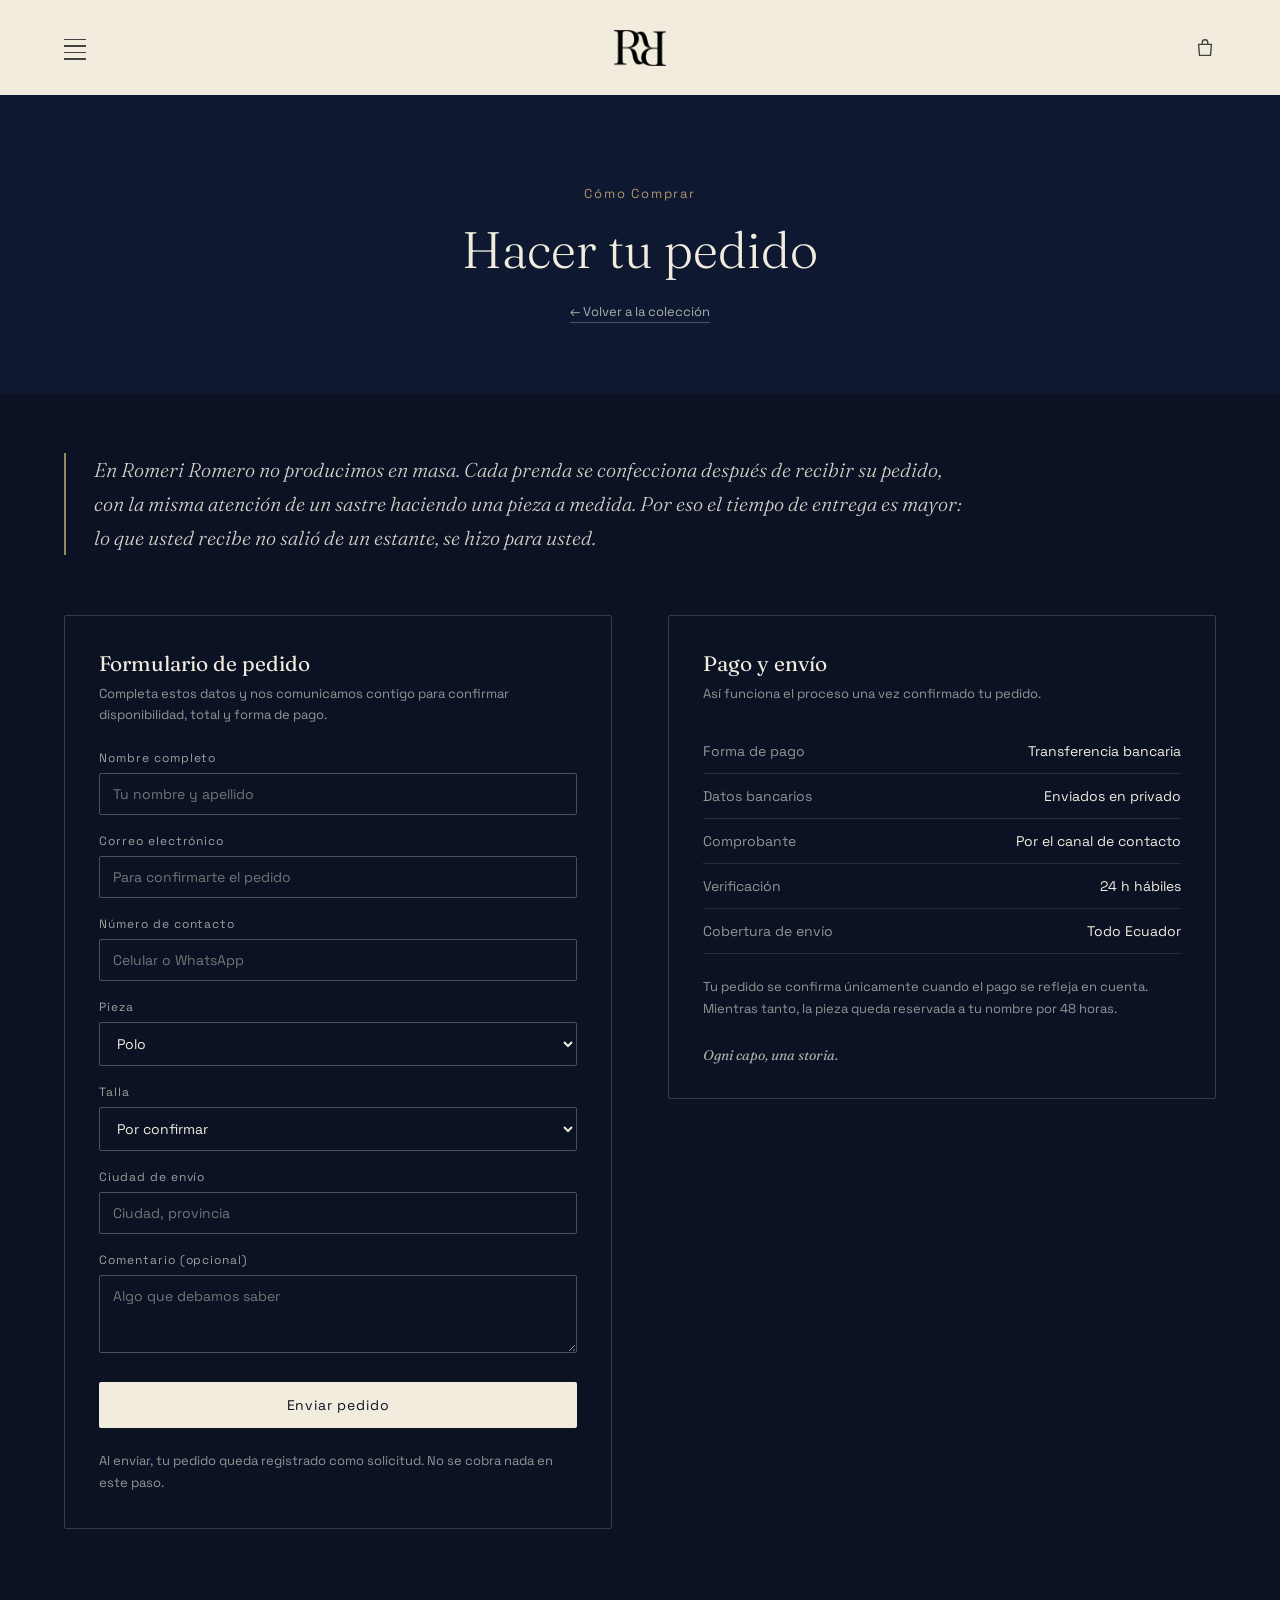
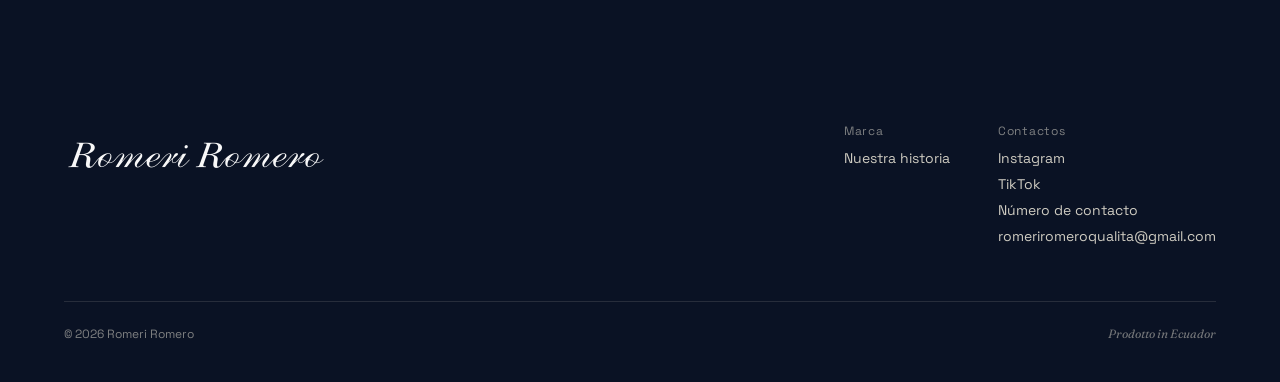
<file: comprar.html>
<!DOCTYPE html>
<html lang="es">
<head>
<meta charset="UTF-8">
<meta name="viewport" content="width=device-width, initial-scale=1.0, viewport-fit=cover">
<title>Hacer un pedido | Romeri Romero</title>
<meta name="description" content="Formulario de pedido de Romeri Romero. Pago por transferencia bancaria, atención personalizada.">
<meta name="author" content="Romeri Romero">
<link rel="canonical" href="https://romeriromero.com/comprar.html">
<meta property="og:type" content="website">
<meta property="og:title" content="Hacer un pedido | Romeri Romero">
<meta property="og:description" content="Formulario de pedido de Romeri Romero. Pago por transferencia bancaria, atención personalizada.">
<meta property="og:url" content="https://romeriromero.com/comprar.html">
<meta property="og:locale" content="es_EC">
<meta name="twitter:card" content="summary_large_image">
<meta name="twitter:title" content="Hacer un pedido | Romeri Romero">
<meta name="twitter:description" content="Formulario de pedido de Romeri Romero. Pago por transferencia bancaria, atención personalizada.">
<link rel="icon" type="image/png" sizes="32x32" href="favicon-32.png">
<link rel="icon" type="image/png" sizes="512x512" href="favicon-512.png">
<link rel="apple-touch-icon" sizes="180x180" href="apple-touch-icon.png">
<meta name="theme-color" content="#0E1830">
<link rel="preconnect" href="https://fonts.googleapis.com">
<link href="https://fonts.googleapis.com/css2?family=Fraunces:ital,opsz,wght@0,9..144,300;0,9..144,400;0,9..144,500;1,9..144,400&family=Space+Grotesk:wght@400;500;600&display=swap" rel="stylesheet">
<style>

:root{
  --ink:#111318;
  --navy:#0E1830;
  --navy-deep:#0A1224;
  --navy-mid:#152244;
  --bone:#F1ECDD;
  --bone-dim:#E8E1CE;
  --gold:#AD966A;
}
*{margin:0;padding:0;box-sizing:border-box;}
body{
  background:var(--bone);
  color:var(--ink);
  font-family:'Space Grotesk',sans-serif;
  -webkit-font-smoothing:antialiased;
}
h1,h2,h3,.serif{font-family:'Fraunces',serif;}
.visually-hidden{
  position:absolute;width:1px;height:1px;padding:0;margin:-1px;
  overflow:hidden;clip:rect(0,0,0,0);white-space:nowrap;border:0;
}
a{color:inherit;}

/* PAGE HEADER (subpages without hero photo) */
.page-header{
  background:var(--navy);
  color:var(--bone);
  padding:90px 5vw 70px;
  text-align:center;
}
.page-header .eyebrow{
  font-size:13px;letter-spacing:0.14em;color:var(--gold);margin-bottom:16px;
}
.page-header h1{
  font-size:clamp(30px,4vw,52px);font-weight:300;
}
.page-header .back{
  display:inline-block;margin-top:22px;font-size:13px;opacity:0.7;text-decoration:none;color:var(--bone);
  border-bottom:1px solid rgba(241,236,221,0.4);
  padding-bottom:2px;
}
.page-header .back:hover{opacity:1;}

/* SECTION HEAD (shared pattern: title left, note right, divider) */
.section-head{
  display:flex;justify-content:space-between;align-items:flex-end;
  margin-bottom:48px;border-bottom:1px solid rgba(17,19,24,0.15);padding-bottom:24px;
}
.section-head h3{font-size:clamp(26px,3vw,36px);font-weight:400;}
.section-head p{font-size:14px;max-width:300px;text-align:right;opacity:0.7;line-height:1.5;}
@media(max-width:560px){
  .section-head{flex-direction:column;align-items:flex-start;gap:14px;}
  .section-head p{text-align:left;}
}

/* COLECCION (category cards on home) */
.collection{padding:130px 5vw;max-width:1800px;margin:0 auto;}
.cat-grid{display:grid;grid-template-columns:repeat(3,1fr);gap:32px;}
.cat-card{display:block;text-decoration:none;color:inherit;}
.cat-card .swatch{
  aspect-ratio:3/4;border-radius:2px;margin-bottom:18px;
  display:flex;align-items:flex-end;padding:22px;position:relative;
  transition:opacity 0.2s ease;
}
.cat-card:hover .swatch{opacity:0.88;}
.cat-card .swatch span{font-size:12px;letter-spacing:0.08em;color:var(--bone);opacity:0.8;}
.swatch.a{background:linear-gradient(155deg,var(--navy-mid) 0%,var(--navy) 100%);}
.swatch.b{background:linear-gradient(155deg,var(--navy) 0%,var(--navy-deep) 100%);}
.swatch.c{background:linear-gradient(155deg,var(--navy-deep) 0%,#070C18 100%);}
.cat-card h4{font-family:'Fraunces',serif;font-size:20px;font-weight:400;margin-bottom:6px;}
.cat-card .meta{font-size:13px;opacity:0.65;}
@media(max-width:760px){.cat-grid{grid-template-columns:1fr;}}

/* COMO COMPRAR (steps) */
.comprar-steps-section{background:var(--bone);color:var(--ink);padding:120px 5vw;}
.comprar-steps-inner{max-width:1800px;margin:0 auto;}
.comprar-steps-inner .section-head{border-bottom-color:rgba(17,19,24,0.15);}
.comprar-steps-inner .section-head h3{color:var(--ink);}
.comprar-steps-inner .section-head p{color:var(--ink);}
.pasos{display:grid;grid-template-columns:repeat(4,1fr);gap:36px;}
.paso .num{font-family:'Fraunces',serif;font-size:14px;color:var(--gold);letter-spacing:0.1em;margin-bottom:14px;}
.paso h4{font-family:'Fraunces',serif;font-weight:400;font-size:19px;margin-bottom:10px;color:var(--ink);}
.paso p{font-size:14px;line-height:1.7;color:var(--ink);opacity:0.72;}
@media(max-width:1000px){.pasos{grid-template-columns:repeat(2,1fr);gap:32px;}}
@media(max-width:560px){.pasos{grid-template-columns:1fr;}}

/* NOTA HECHO A PEDIDO */
.hecho-a-pedido{
  max-width:1800px;margin:0 auto;
  padding:0 5vw 60px;
}
.hecho-a-pedido blockquote{
  font-family:'Fraunces',serif;
  font-style:italic;
  font-weight:300;
  font-size:clamp(17px,1.6vw,20px);
  line-height:1.7;
  color:var(--bone);
  opacity:0.88;
  max-width:70ch;
  border-left:2px solid var(--gold);
  padding-left:28px;
}

/* COMPRAR FORM PAGE */
.comprar{background:var(--navy-deep);color:var(--bone);padding:90px 5vw 130px;}
.comprar-inner{max-width:1800px;margin:0 auto;}
.comprar-cols{display:grid;grid-template-columns:1fr 1fr;gap:56px;align-items:start;}
.panel{border:1px solid rgba(241,236,221,0.18);padding:34px;border-radius:2px;}
.panel h4{font-family:'Fraunces',serif;font-weight:400;font-size:21px;margin-bottom:8px;}
.panel .hint{font-size:13px;opacity:0.6;line-height:1.6;margin-bottom:24px;}
.campo{margin-bottom:18px;}
.campo label{display:block;font-size:12px;letter-spacing:0.08em;opacity:0.65;margin-bottom:7px;}
.campo input,.campo select,.campo textarea{
  width:100%;background:transparent;border:1px solid rgba(241,236,221,0.28);color:var(--bone);
  font-family:'Space Grotesk',sans-serif;font-size:14px;padding:11px 13px;border-radius:2px;
}
.campo input:focus,.campo select:focus,.campo textarea:focus{outline:none;border-color:var(--gold);}
.campo select option{background:var(--navy-deep);color:var(--bone);}
.btn{
  display:inline-block;width:100%;text-align:center;background:var(--bone);color:var(--navy-deep);
  border:none;font-family:'Space Grotesk',sans-serif;font-size:14px;letter-spacing:0.06em;
  padding:14px 20px;border-radius:2px;cursor:pointer;margin-top:6px;
}
.btn:hover{opacity:0.88;}
.datos-fila{display:flex;justify-content:space-between;gap:16px;padding:13px 0;border-bottom:1px solid rgba(241,236,221,0.12);font-size:14px;}
.datos-fila span:first-child{opacity:0.6;}
.datos-fila span:last-child{text-align:right;}
.nota{font-size:13px;line-height:1.7;opacity:0.6;margin-top:22px;}
.nota-italic{font-family:'Fraunces',serif;font-style:italic;font-size:14px;opacity:0.7;margin-top:26px;}
@media(max-width:1000px){.comprar-cols{grid-template-columns:1fr;gap:32px;}}
@media(max-width:560px){.panel{padding:26px 22px;}}

/* PLACEHOLDER (category subpages, no products yet) */
.placeholder-wrap{max-width:1800px;margin:0 auto;padding:100px 5vw 140px;text-align:center;}
.placeholder-wrap .ph-box{
  max-width:520px;margin:0 auto;padding:56px 40px;border:1px solid rgba(17,19,24,0.15);border-radius:2px;
}
.placeholder-wrap .ph-box .serif{font-size:22px;font-weight:400;margin-bottom:14px;}
.placeholder-wrap .ph-box p{font-size:14px;line-height:1.7;opacity:0.75;}

/* HISTORIA PAGE */
.marca{padding:90px 5vw 140px;max-width:1800px;margin:0 auto;}
.marca-body{display:grid;grid-template-columns:0.7fr 1.3fr;gap:56px;align-items:center;}
.marca .gallery{display:grid;grid-template-columns:1fr 1fr;gap:10px;}
.marca .gallery img{width:100%;aspect-ratio:4/5;object-fit:cover;border-radius:2px;display:block;}
.marca blockquote{
  font-family:'Fraunces',serif;font-size:clamp(22px,2.8vw,34px);font-weight:300;font-style:italic;
  line-height:1.4;color:var(--ink);margin-bottom:36px;max-width:22ch;
}
.marca p{font-size:15px;line-height:1.8;color:var(--ink);opacity:0.82;margin-bottom:20px;max-width:56ch;}
.marca .prodotto-line{font-style:italic;font-family:'Fraunces',serif;font-size:14px;opacity:0.6;margin-top:8px;}
@media(max-width:760px){.marca-body{grid-template-columns:1fr;gap:36px;}}

/* HERO (home only) */
.hero{width:100%;line-height:0;}
.hero img.hero-shot{width:100%;height:auto;display:block;}

/* FOOTER */
footer{background:var(--navy-deep);color:var(--bone);padding:64px 5vw 40px;}
footer .foot-top, footer .foot-bottom{max-width:1800px;margin-left:auto;margin-right:auto;}
.foot-top{
  display:flex;justify-content:space-between;align-items:flex-start;
  padding-bottom:48px;border-bottom:1px solid rgba(241,236,221,0.12);
}
.foot-top img.foot-wordmark{width:min(260px,55vw);height:auto;display:block;}
.foot-links{display:flex;gap:48px;font-size:14px;flex-wrap:wrap;}
.foot-links div span{display:block;opacity:0.5;margin-bottom:10px;font-size:12px;letter-spacing:0.06em;}
.foot-links div a{display:block;color:var(--bone);text-decoration:none;opacity:0.85;margin-bottom:8px;font-size:14px;}
.foot-links div a:hover{opacity:1;}
.foot-bottom{display:flex;justify-content:space-between;align-items:center;padding-top:24px;font-size:12px;opacity:0.5;}
.foot-bottom .prodotto{font-style:italic;font-family:'Fraunces',serif;opacity:0.9;}
@media(max-width:760px){
  .foot-top{flex-direction:column;gap:32px;}
  .foot-links{flex-wrap:wrap;gap:32px;}
}


</style>
<link rel="stylesheet" href="menu.css?v=2">
<link rel="stylesheet" href="cart.css?v=1">
</head>
<body>

<header class="site-nav">
  <div class="nav-left">
    <button type="button" class="menu-toggle" aria-label="Abrir menú" aria-expanded="false" aria-controls="menuDrawer"><span></span><span></span><span></span><span></span></button>
  </div>
  <div class="nav-logo"><a href="index.html" aria-label="Romeri Romero, ir al inicio"><img src="img/nav-logo.png" alt="Romeri Romero"></a></div>
  <div class="nav-right"></div>
</header>

<div class="page-header">
  <div class="eyebrow">Cómo Comprar</div>
  <h1>Hacer tu pedido</h1>
  <a class="back" href="index.html#coleccion">← Volver a la colección</a>
</div>

<div class="hecho-a-pedido" style="background:var(--navy-deep);padding-top:60px;">
  <blockquote>En Romeri Romero no producimos en masa. Cada prenda se confecciona después de recibir su pedido, con la misma atención de un sastre haciendo una pieza a medida. Por eso el tiempo de entrega es mayor: lo que usted recibe no salió de un estante, se hizo para usted.</blockquote>
</div>

<section class="comprar" style="padding-top:0;">
 <div class="comprar-inner">
  <div class="comprar-cols">
    <div class="panel">
      <h4>Formulario de pedido</h4>
      <div class="hint">Completa estos datos y nos comunicamos contigo para confirmar disponibilidad, total y forma de pago.</div>

      <form action="https://formspree.io/f/TU_ID_AQUI" method="POST">
        <input type="hidden" name="_subject" value="Nuevo pedido — Romeri Romero">

        <div class="campo">
          <label for="f-nombre">Nombre completo</label>
          <input id="f-nombre" name="nombre" type="text" placeholder="Tu nombre y apellido" required>
        </div>
        <div class="campo">
          <label for="f-email">Correo electrónico</label>
          <input id="f-email" name="email" type="email" placeholder="Para confirmarte el pedido" required>
        </div>
        <div class="campo">
          <label for="f-telefono">Número de contacto</label>
          <input id="f-telefono" name="telefono" type="tel" placeholder="Celular o WhatsApp" required>
        </div>
        <div class="campo">
          <label for="f-pieza">Pieza</label>
          <select id="f-pieza" name="pieza">
            <option>Polo</option>
            <option>Deportivo</option>
            <option>Suéter</option>
          </select>
        </div>
        <div class="campo">
          <label for="f-talla">Talla</label>
          <select id="f-talla" name="talla">
            <option>Por confirmar</option>
          </select>
        </div>
        <div class="campo">
          <label for="f-ciudad">Ciudad de envío</label>
          <input id="f-ciudad" name="ciudad" type="text" placeholder="Ciudad, provincia" required>
        </div>
        <div class="campo">
          <label for="f-nota">Comentario (opcional)</label>
          <textarea id="f-nota" name="comentario" rows="3" placeholder="Algo que debamos saber"></textarea>
        </div>
        <button class="btn" type="submit">Enviar pedido</button>
      </form>
      <div class="nota">Al enviar, tu pedido queda registrado como solicitud. No se cobra nada en este paso.</div>
    </div>

    <div class="panel">
      <h4>Pago y envío</h4>
      <div class="hint">Así funciona el proceso una vez confirmado tu pedido.</div>
      <div class="datos-fila"><span>Forma de pago</span><span>Transferencia bancaria</span></div>
      <div class="datos-fila"><span>Datos bancarios</span><span>Enviados en privado</span></div>
      <div class="datos-fila"><span>Comprobante</span><span>Por el canal de contacto</span></div>
      <div class="datos-fila"><span>Verificación</span><span>24 h hábiles</span></div>
      <div class="datos-fila"><span>Cobertura de envío</span><span>Todo Ecuador</span></div>
      <div class="nota">Tu pedido se confirma únicamente cuando el pago se refleja en cuenta. Mientras tanto, la pieza queda reservada a tu nombre por 48 horas.</div>
      <div class="nota-italic">Ogni capo, una storia.</div>
    </div>
  </div>
 </div>
</section>

<footer>
  <div class="foot-top">
    <img loading="lazy" decoding="async" class="foot-wordmark" src="img/wordmark.png" alt="Romeri Romero">
    <div class="foot-links">
      <div>
        <span>Marca</span>
        <a href="historia.html">Nuestra historia</a>
      </div>
      <div>
        <span>Contactos</span>
        <a href="https://instagram.com/romeriromero_" target="_blank" rel="noopener">Instagram</a>
        <a href="https://tiktok.com/@romeriromero_" target="_blank" rel="noopener">TikTok</a>
        <a href="https://wa.me/593990550832" target="_blank" rel="noopener">Número de contacto</a>
        <a href="mailto:romeriromeroqualita@gmail.com">romeriromeroqualita@gmail.com</a>
      </div>
    </div>
  </div>
  <div class="foot-bottom">
    <span>© 2026 Romeri Romero</span>
    <span class="prodotto">Prodotto in Ecuador</span>
  </div>
</footer>

<script src="menu.js?v=3" defer></script>
<script src="cart.js?v=1" defer></script>
</body>
</html>
</file>
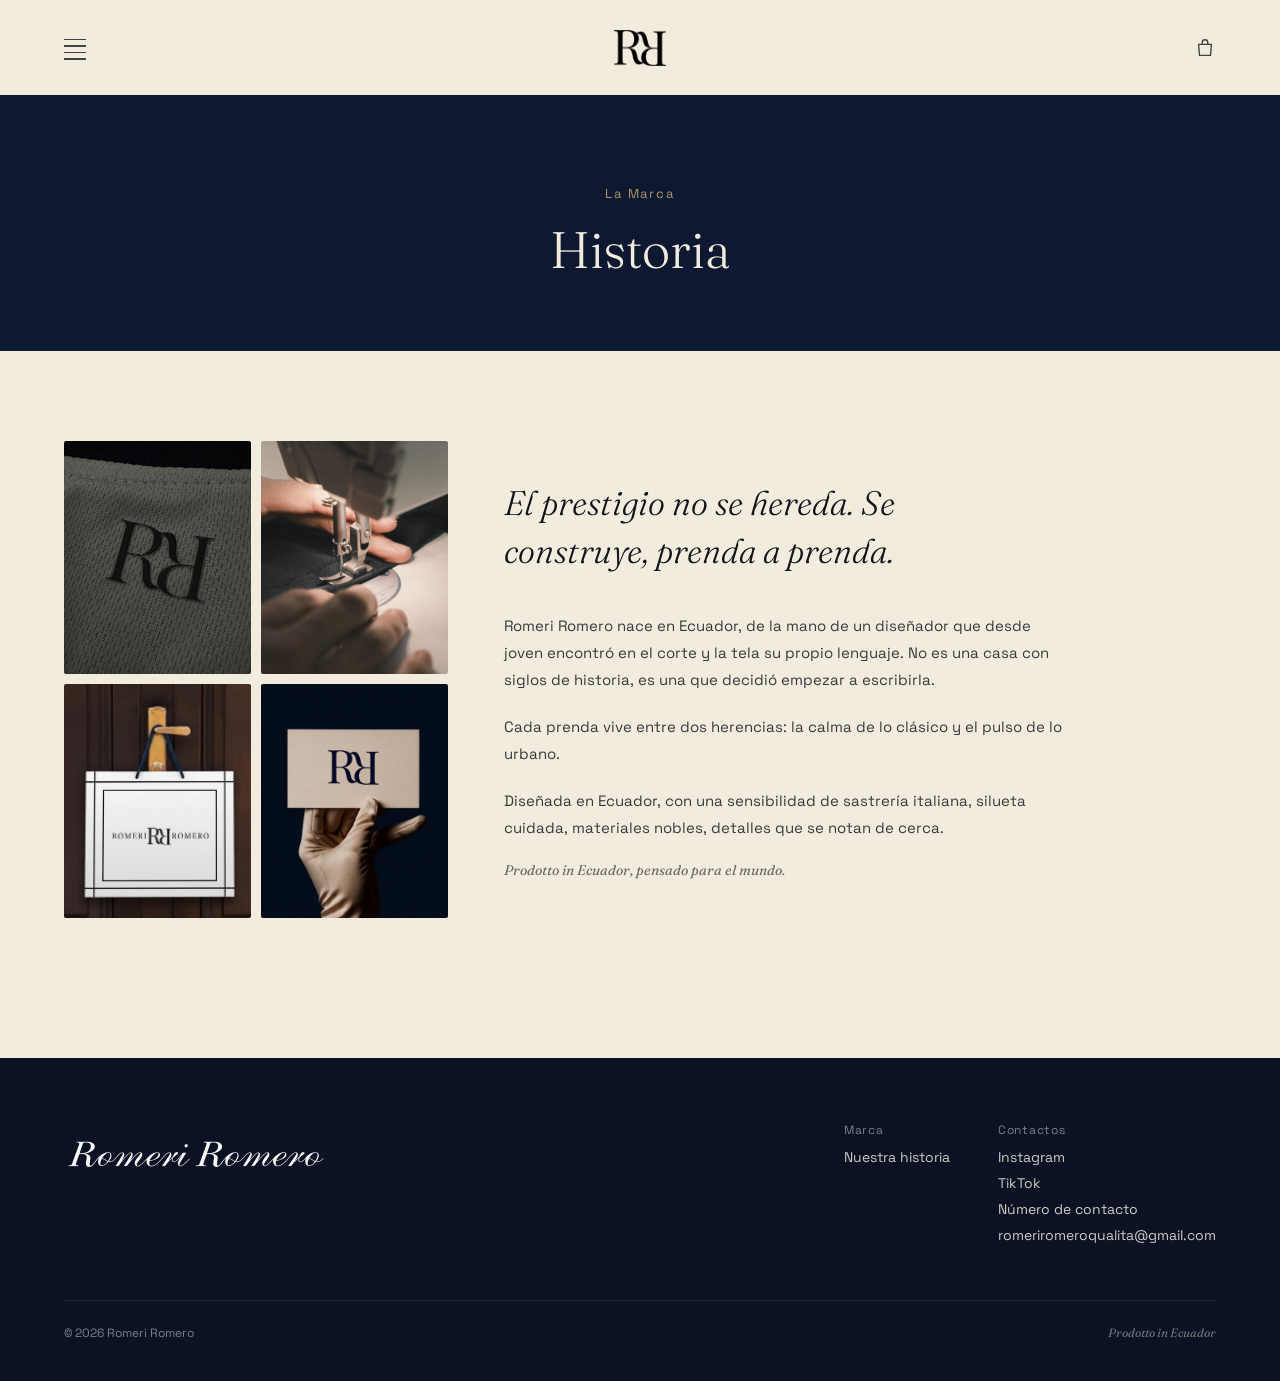
<file: historia.html>
<!DOCTYPE html>
<html lang="es">
<head>
<meta charset="UTF-8">
<meta name="viewport" content="width=device-width, initial-scale=1.0, viewport-fit=cover">
<title>Historia | Romeri Romero</title>
<meta name="description" content="La historia detrás de Romeri Romero: una casa de moda ecuatoriana con sensibilidad italiana, nacida del corte y la tela.">
<meta name="author" content="Romeri Romero">
<link rel="canonical" href="https://romeriromero.com/historia.html">
<meta property="og:type" content="website">
<meta property="og:title" content="Historia | Romeri Romero">
<meta property="og:description" content="La historia detrás de Romeri Romero: una casa de moda ecuatoriana con sensibilidad italiana, nacida del corte y la tela.">
<meta property="og:url" content="https://romeriromero.com/historia.html">
<meta property="og:locale" content="es_EC">
<meta name="twitter:card" content="summary_large_image">
<meta name="twitter:title" content="Historia | Romeri Romero">
<meta name="twitter:description" content="La historia detrás de Romeri Romero: una casa de moda ecuatoriana con sensibilidad italiana, nacida del corte y la tela.">
<link rel="icon" type="image/png" sizes="32x32" href="favicon-32.png">
<link rel="icon" type="image/png" sizes="512x512" href="favicon-512.png">
<link rel="apple-touch-icon" sizes="180x180" href="apple-touch-icon.png">
<meta name="theme-color" content="#0E1830">
<link rel="preconnect" href="https://fonts.googleapis.com">
<link href="https://fonts.googleapis.com/css2?family=Fraunces:ital,opsz,wght@0,9..144,300;0,9..144,400;0,9..144,500;1,9..144,400&family=Space+Grotesk:wght@400;500;600&display=swap" rel="stylesheet">
<style>

:root{
  --ink:#111318;
  --navy:#0E1830;
  --navy-deep:#0A1224;
  --navy-mid:#152244;
  --bone:#F1ECDD;
  --bone-dim:#E8E1CE;
  --gold:#AD966A;
}
*{margin:0;padding:0;box-sizing:border-box;}
body{
  background:var(--bone);
  color:var(--ink);
  font-family:'Space Grotesk',sans-serif;
  -webkit-font-smoothing:antialiased;
}
h1,h2,h3,.serif{font-family:'Fraunces',serif;}
.visually-hidden{
  position:absolute;width:1px;height:1px;padding:0;margin:-1px;
  overflow:hidden;clip:rect(0,0,0,0);white-space:nowrap;border:0;
}
a{color:inherit;}

/* PAGE HEADER (subpages without hero photo) */
.page-header{
  background:var(--navy);
  color:var(--bone);
  padding:90px 5vw 70px;
  text-align:center;
}
.page-header .eyebrow{
  font-size:13px;letter-spacing:0.14em;color:var(--gold);margin-bottom:16px;
}
.page-header h1{
  font-size:clamp(30px,4vw,52px);font-weight:300;
}
.page-header .back{
  display:inline-block;margin-top:22px;font-size:13px;opacity:0.7;text-decoration:none;color:var(--bone);
  border-bottom:1px solid rgba(241,236,221,0.4);
  padding-bottom:2px;
}
.page-header .back:hover{opacity:1;}

/* SECTION HEAD (shared pattern: title left, note right, divider) */
.section-head{
  display:flex;justify-content:space-between;align-items:flex-end;
  margin-bottom:48px;border-bottom:1px solid rgba(17,19,24,0.15);padding-bottom:24px;
}
.section-head h3{font-size:clamp(26px,3vw,36px);font-weight:400;}
.section-head p{font-size:14px;max-width:300px;text-align:right;opacity:0.7;line-height:1.5;}
@media(max-width:560px){
  .section-head{flex-direction:column;align-items:flex-start;gap:14px;}
  .section-head p{text-align:left;}
}

/* COLECCION (category cards on home) */
.collection{padding:130px 5vw;max-width:1800px;margin:0 auto;}
.cat-grid{display:grid;grid-template-columns:repeat(3,1fr);gap:32px;}
.cat-card{display:block;text-decoration:none;color:inherit;}
.cat-card .swatch{
  aspect-ratio:3/4;border-radius:2px;margin-bottom:18px;
  display:flex;align-items:flex-end;padding:22px;position:relative;
  transition:opacity 0.2s ease;
}
.cat-card:hover .swatch{opacity:0.88;}
.cat-card .swatch span{font-size:12px;letter-spacing:0.08em;color:var(--bone);opacity:0.8;}
.swatch.a{background:linear-gradient(155deg,var(--navy-mid) 0%,var(--navy) 100%);}
.swatch.b{background:linear-gradient(155deg,var(--navy) 0%,var(--navy-deep) 100%);}
.swatch.c{background:linear-gradient(155deg,var(--navy-deep) 0%,#070C18 100%);}
.cat-card h4{font-family:'Fraunces',serif;font-size:20px;font-weight:400;margin-bottom:6px;}
.cat-card .meta{font-size:13px;opacity:0.65;}
@media(max-width:760px){.cat-grid{grid-template-columns:1fr;}}

/* COMO COMPRAR (steps) */
.comprar-steps-section{background:var(--bone);color:var(--ink);padding:120px 5vw;}
.comprar-steps-inner{max-width:1800px;margin:0 auto;}
.comprar-steps-inner .section-head{border-bottom-color:rgba(17,19,24,0.15);}
.comprar-steps-inner .section-head h3{color:var(--ink);}
.comprar-steps-inner .section-head p{color:var(--ink);}
.pasos{display:grid;grid-template-columns:repeat(4,1fr);gap:36px;}
.paso .num{font-family:'Fraunces',serif;font-size:14px;color:var(--gold);letter-spacing:0.1em;margin-bottom:14px;}
.paso h4{font-family:'Fraunces',serif;font-weight:400;font-size:19px;margin-bottom:10px;color:var(--ink);}
.paso p{font-size:14px;line-height:1.7;color:var(--ink);opacity:0.72;}
@media(max-width:1000px){.pasos{grid-template-columns:repeat(2,1fr);gap:32px;}}
@media(max-width:560px){.pasos{grid-template-columns:1fr;}}

/* NOTA HECHO A PEDIDO */
.hecho-a-pedido{
  max-width:1800px;margin:0 auto;
  padding:0 5vw 60px;
}
.hecho-a-pedido blockquote{
  font-family:'Fraunces',serif;
  font-style:italic;
  font-weight:300;
  font-size:clamp(17px,1.6vw,20px);
  line-height:1.7;
  color:var(--bone);
  opacity:0.88;
  max-width:70ch;
  border-left:2px solid var(--gold);
  padding-left:28px;
}

/* COMPRAR FORM PAGE */
.comprar{background:var(--navy-deep);color:var(--bone);padding:90px 5vw 130px;}
.comprar-inner{max-width:1800px;margin:0 auto;}
.comprar-cols{display:grid;grid-template-columns:1fr 1fr;gap:56px;align-items:start;}
.panel{border:1px solid rgba(241,236,221,0.18);padding:34px;border-radius:2px;}
.panel h4{font-family:'Fraunces',serif;font-weight:400;font-size:21px;margin-bottom:8px;}
.panel .hint{font-size:13px;opacity:0.6;line-height:1.6;margin-bottom:24px;}
.campo{margin-bottom:18px;}
.campo label{display:block;font-size:12px;letter-spacing:0.08em;opacity:0.65;margin-bottom:7px;}
.campo input,.campo select,.campo textarea{
  width:100%;background:transparent;border:1px solid rgba(241,236,221,0.28);color:var(--bone);
  font-family:'Space Grotesk',sans-serif;font-size:14px;padding:11px 13px;border-radius:2px;
}
.campo input:focus,.campo select:focus,.campo textarea:focus{outline:none;border-color:var(--gold);}
.campo select option{background:var(--navy-deep);color:var(--bone);}
.btn{
  display:inline-block;width:100%;text-align:center;background:var(--bone);color:var(--navy-deep);
  border:none;font-family:'Space Grotesk',sans-serif;font-size:14px;letter-spacing:0.06em;
  padding:14px 20px;border-radius:2px;cursor:pointer;margin-top:6px;
}
.btn:hover{opacity:0.88;}
.datos-fila{display:flex;justify-content:space-between;gap:16px;padding:13px 0;border-bottom:1px solid rgba(241,236,221,0.12);font-size:14px;}
.datos-fila span:first-child{opacity:0.6;}
.datos-fila span:last-child{text-align:right;}
.nota{font-size:13px;line-height:1.7;opacity:0.6;margin-top:22px;}
.nota-italic{font-family:'Fraunces',serif;font-style:italic;font-size:14px;opacity:0.7;margin-top:26px;}
@media(max-width:1000px){.comprar-cols{grid-template-columns:1fr;gap:32px;}}
@media(max-width:560px){.panel{padding:26px 22px;}}

/* PLACEHOLDER (category subpages, no products yet) */
.placeholder-wrap{max-width:1800px;margin:0 auto;padding:100px 5vw 140px;text-align:center;}
.placeholder-wrap .ph-box{
  max-width:520px;margin:0 auto;padding:56px 40px;border:1px solid rgba(17,19,24,0.15);border-radius:2px;
}
.placeholder-wrap .ph-box .serif{font-size:22px;font-weight:400;margin-bottom:14px;}
.placeholder-wrap .ph-box p{font-size:14px;line-height:1.7;opacity:0.75;}

/* HISTORIA PAGE */
.marca{padding:90px 5vw 140px;max-width:1800px;margin:0 auto;}
.marca-body{display:grid;grid-template-columns:0.7fr 1.3fr;gap:56px;align-items:center;}
.marca .gallery{display:grid;grid-template-columns:1fr 1fr;gap:10px;}
.marca .gallery img{width:100%;aspect-ratio:4/5;object-fit:cover;border-radius:2px;display:block;}
.marca blockquote{
  font-family:'Fraunces',serif;font-size:clamp(22px,2.8vw,34px);font-weight:300;font-style:italic;
  line-height:1.4;color:var(--ink);margin-bottom:36px;max-width:22ch;
}
.marca p{font-size:15px;line-height:1.8;color:var(--ink);opacity:0.82;margin-bottom:20px;max-width:56ch;}
.marca .prodotto-line{font-style:italic;font-family:'Fraunces',serif;font-size:14px;opacity:0.6;margin-top:8px;}
@media(max-width:760px){.marca-body{grid-template-columns:1fr;gap:36px;}}

/* HERO (home only) */
.hero{width:100%;line-height:0;}
.hero img.hero-shot{width:100%;height:auto;display:block;}

/* FOOTER */
footer{background:var(--navy-deep);color:var(--bone);padding:64px 5vw 40px;}
footer .foot-top, footer .foot-bottom{max-width:1800px;margin-left:auto;margin-right:auto;}
.foot-top{
  display:flex;justify-content:space-between;align-items:flex-start;
  padding-bottom:48px;border-bottom:1px solid rgba(241,236,221,0.12);
}
.foot-top img.foot-wordmark{width:min(260px,55vw);height:auto;display:block;}
.foot-links{display:flex;gap:48px;font-size:14px;flex-wrap:wrap;}
.foot-links div span{display:block;opacity:0.5;margin-bottom:10px;font-size:12px;letter-spacing:0.06em;}
.foot-links div a{display:block;color:var(--bone);text-decoration:none;opacity:0.85;margin-bottom:8px;font-size:14px;}
.foot-links div a:hover{opacity:1;}
.foot-bottom{display:flex;justify-content:space-between;align-items:center;padding-top:24px;font-size:12px;opacity:0.5;}
.foot-bottom .prodotto{font-style:italic;font-family:'Fraunces',serif;opacity:0.9;}
@media(max-width:760px){
  .foot-top{flex-direction:column;gap:32px;}
  .foot-links{flex-wrap:wrap;gap:32px;}
}


</style>
<link rel="stylesheet" href="menu.css?v=2">
<link rel="stylesheet" href="cart.css?v=1">
</head>
<body>

<header class="site-nav">
  <div class="nav-left">
    <button type="button" class="menu-toggle" aria-label="Abrir menú" aria-expanded="false" aria-controls="menuDrawer"><span></span><span></span><span></span><span></span></button>
  </div>
  <div class="nav-logo"><a href="index.html" aria-label="Romeri Romero, ir al inicio"><img src="img/nav-logo.png" alt="Romeri Romero"></a></div>
  <div class="nav-right"></div>
</header>

<div class="page-header">
  <div class="eyebrow">La Marca</div>
  <h1>Historia</h1>
</div>

<section class="marca" id="marca">
  <div class="marca-body">
    <div class="gallery">
      <img loading="lazy" decoding="async" src="img/historia-1.jpg" alt="Bordado RR en tela">
      <img loading="lazy" decoding="async" src="img/historia-2.jpg" alt="Confección a mano">
      <img loading="lazy" decoding="async" src="img/historia-3.jpg" alt="Bolsa de la marca Romeri Romero">
      <img loading="lazy" decoding="async" src="img/historia-4.jpg" alt="Tarjeta con el monograma Romeri Romero">
    </div>
    <div class="marca-copy">
      <blockquote>El prestigio no se hereda. Se construye, prenda a prenda.</blockquote>
      <p>Romeri Romero nace en Ecuador, de la mano de un diseñador que desde joven encontró en el corte y la tela su propio lenguaje. No es una casa con siglos de historia, es una que decidió empezar a escribirla.</p>
      <p>Cada prenda vive entre dos herencias: la calma de lo clásico y el pulso de lo urbano.</p>
      <p>Diseñada en Ecuador, con una sensibilidad de sastrería italiana, silueta cuidada, materiales nobles, detalles que se notan de cerca.</p>
      <div class="prodotto-line">Prodotto in Ecuador, pensado para el mundo.</div>
    </div>
  </div>
</section>

<footer>
  <div class="foot-top">
    <img loading="lazy" decoding="async" class="foot-wordmark" src="img/wordmark.png" alt="Romeri Romero">
    <div class="foot-links">
      <div>
        <span>Marca</span>
        <a href="historia.html">Nuestra historia</a>
      </div>
      <div>
        <span>Contactos</span>
        <a href="https://instagram.com/romeriromero_" target="_blank" rel="noopener">Instagram</a>
        <a href="https://tiktok.com/@romeriromero_" target="_blank" rel="noopener">TikTok</a>
        <a href="https://wa.me/593990550832" target="_blank" rel="noopener">Número de contacto</a>
        <a href="mailto:romeriromeroqualita@gmail.com">romeriromeroqualita@gmail.com</a>
      </div>
    </div>
  </div>
  <div class="foot-bottom">
    <span>© 2026 Romeri Romero</span>
    <span class="prodotto">Prodotto in Ecuador</span>
  </div>
</footer>

<script src="menu.js?v=3" defer></script>
<script src="cart.js?v=1" defer></script>
</body>
</html>
</file>
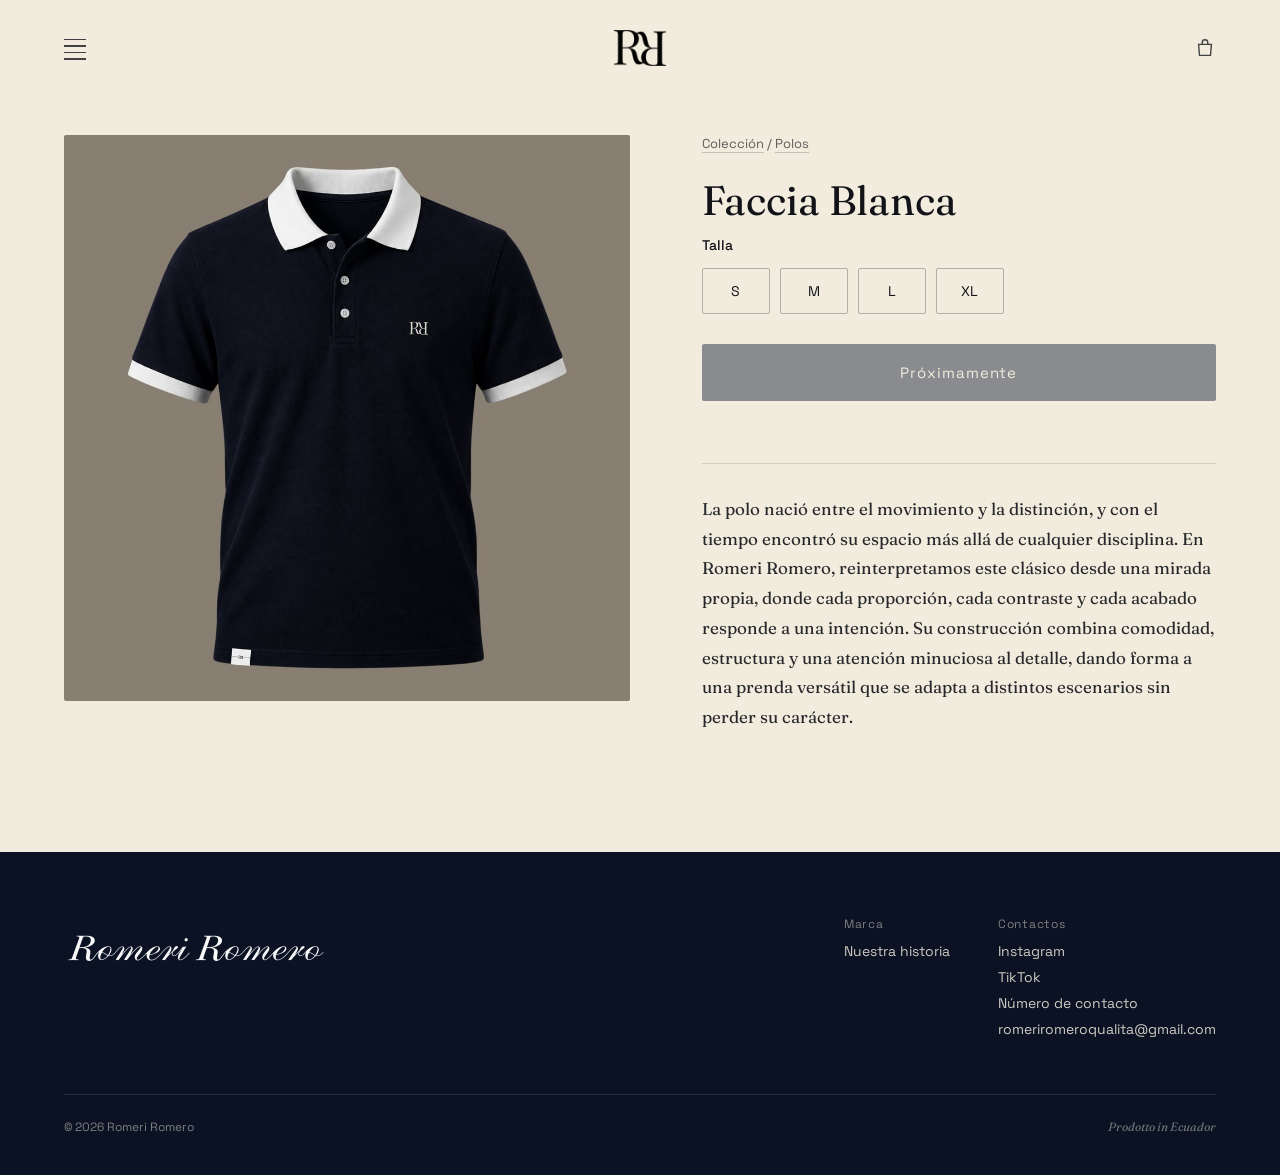
<file: producto-faccia-bianca.html>
<!DOCTYPE html>
<html lang="es">
<head>
<meta charset="UTF-8">
<meta name="viewport" content="width=device-width, initial-scale=1.0, viewport-fit=cover">
<title>Faccia Blanca | Romeri Romero</title>
<meta name="description" content="Faccia Blanca. La polo nació entre el movimiento y la distinción, y con el tiempo encontró su espacio más allá de cualquier disciplina.">
<meta name="author" content="Romeri Romero">
<link rel="canonical" href="https://romeriromero.com/producto-faccia-bianca.html">
<meta property="og:type" content="website">
<meta property="og:title" content="Faccia Blanca | Romeri Romero">
<meta property="og:description" content="Faccia Blanca. La polo nació entre el movimiento y la distinción, y con el tiempo encontró su espacio más allá de cualquier disciplina.">
<meta property="og:url" content="https://romeriromero.com/producto-faccia-bianca.html">
<meta property="og:locale" content="es_EC">
<meta name="twitter:card" content="summary_large_image">
<meta name="twitter:title" content="Faccia Blanca | Romeri Romero">
<meta name="twitter:description" content="Faccia Blanca. La polo nació entre el movimiento y la distinción, y con el tiempo encontró su espacio más allá de cualquier disciplina.">
<link rel="icon" type="image/png" sizes="32x32" href="favicon-32.png">
<link rel="icon" type="image/png" sizes="512x512" href="favicon-512.png">
<link rel="apple-touch-icon" sizes="180x180" href="apple-touch-icon.png">
<meta name="theme-color" content="#0E1830">
<link rel="preconnect" href="https://fonts.googleapis.com">
<link href="https://fonts.googleapis.com/css2?family=Fraunces:ital,opsz,wght@0,9..144,300;0,9..144,400;0,9..144,500;1,9..144,400&family=Space+Grotesk:wght@400;500;600&display=swap" rel="stylesheet">
<style>

:root{
  --ink:#111318;
  --navy:#0E1830;
  --navy-deep:#0A1224;
  --navy-mid:#152244;
  --bone:#F1ECDD;
  --bone-dim:#E8E1CE;
  --gold:#AD966A;
}
*{margin:0;padding:0;box-sizing:border-box;}
body{
  background:var(--bone);
  color:var(--ink);
  font-family:'Space Grotesk',sans-serif;
  -webkit-font-smoothing:antialiased;
}
h1,h2,h3,.serif{font-family:'Fraunces',serif;}
.visually-hidden{
  position:absolute;width:1px;height:1px;padding:0;margin:-1px;
  overflow:hidden;clip:rect(0,0,0,0);white-space:nowrap;border:0;
}
a{color:inherit;}

/* PAGE HEADER (subpages without hero photo) */
.page-header{
  background:var(--navy);
  color:var(--bone);
  padding:90px 5vw 70px;
  text-align:center;
}
.page-header .eyebrow{
  font-size:13px;letter-spacing:0.14em;color:var(--gold);margin-bottom:16px;
}
.page-header h1{
  font-size:clamp(30px,4vw,52px);font-weight:300;
}
.page-header .back{
  display:inline-block;margin-top:22px;font-size:13px;opacity:0.7;text-decoration:none;color:var(--bone);
  border-bottom:1px solid rgba(241,236,221,0.4);
  padding-bottom:2px;
}
.page-header .back:hover{opacity:1;}

/* SECTION HEAD (shared pattern: title left, note right, divider) */
.section-head{
  display:flex;justify-content:space-between;align-items:flex-end;
  margin-bottom:48px;border-bottom:1px solid rgba(17,19,24,0.15);padding-bottom:24px;
}
.section-head h3{font-size:clamp(26px,3vw,36px);font-weight:400;}
.section-head p{font-size:14px;max-width:300px;text-align:right;opacity:0.7;line-height:1.5;}
@media(max-width:560px){
  .section-head{flex-direction:column;align-items:flex-start;gap:14px;}
  .section-head p{text-align:left;}
}

/* COLECCION (category cards on home) */
.collection{padding:130px 5vw;max-width:1800px;margin:0 auto;}
.cat-grid{display:grid;grid-template-columns:repeat(3,1fr);gap:32px;}
.cat-card{display:block;text-decoration:none;color:inherit;}
.cat-card .swatch{
  aspect-ratio:3/4;border-radius:2px;margin-bottom:18px;
  display:flex;align-items:flex-end;padding:22px;position:relative;
  transition:opacity 0.2s ease;
}
.cat-card:hover .swatch{opacity:0.88;}
.cat-card .swatch span{font-size:12px;letter-spacing:0.08em;color:var(--bone);opacity:0.8;}
.swatch.a{background:linear-gradient(155deg,var(--navy-mid) 0%,var(--navy) 100%);}
.swatch.b{background:linear-gradient(155deg,var(--navy) 0%,var(--navy-deep) 100%);}
.swatch.c{background:linear-gradient(155deg,var(--navy-deep) 0%,#070C18 100%);}
.cat-card h4{font-family:'Fraunces',serif;font-size:20px;font-weight:400;margin-bottom:6px;}
.cat-card .meta{font-size:13px;opacity:0.65;}
@media(max-width:760px){.cat-grid{grid-template-columns:1fr;}}

/* COMO COMPRAR (steps) */
.comprar-steps-section{background:var(--bone);color:var(--ink);padding:120px 5vw;}
.comprar-steps-inner{max-width:1800px;margin:0 auto;}
.comprar-steps-inner .section-head{border-bottom-color:rgba(17,19,24,0.15);}
.comprar-steps-inner .section-head h3{color:var(--ink);}
.comprar-steps-inner .section-head p{color:var(--ink);}
.pasos{display:grid;grid-template-columns:repeat(4,1fr);gap:36px;}
.paso .num{font-family:'Fraunces',serif;font-size:14px;color:var(--gold);letter-spacing:0.1em;margin-bottom:14px;}
.paso h4{font-family:'Fraunces',serif;font-weight:400;font-size:19px;margin-bottom:10px;color:var(--ink);}
.paso p{font-size:14px;line-height:1.7;color:var(--ink);opacity:0.72;}
@media(max-width:1000px){.pasos{grid-template-columns:repeat(2,1fr);gap:32px;}}
@media(max-width:560px){.pasos{grid-template-columns:1fr;}}

/* NOTA HECHO A PEDIDO */
.hecho-a-pedido{
  max-width:1800px;margin:0 auto;
  padding:0 5vw 60px;
}
.hecho-a-pedido blockquote{
  font-family:'Fraunces',serif;
  font-style:italic;
  font-weight:300;
  font-size:clamp(17px,1.6vw,20px);
  line-height:1.7;
  color:var(--bone);
  opacity:0.88;
  max-width:70ch;
  border-left:2px solid var(--gold);
  padding-left:28px;
}

/* COMPRAR FORM PAGE */
.comprar{background:var(--navy-deep);color:var(--bone);padding:90px 5vw 130px;}
.comprar-inner{max-width:1800px;margin:0 auto;}
.comprar-cols{display:grid;grid-template-columns:1fr 1fr;gap:56px;align-items:start;}
.panel{border:1px solid rgba(241,236,221,0.18);padding:34px;border-radius:2px;}
.panel h4{font-family:'Fraunces',serif;font-weight:400;font-size:21px;margin-bottom:8px;}
.panel .hint{font-size:13px;opacity:0.6;line-height:1.6;margin-bottom:24px;}
.campo{margin-bottom:18px;}
.campo label{display:block;font-size:12px;letter-spacing:0.08em;opacity:0.65;margin-bottom:7px;}
.campo input,.campo select,.campo textarea{
  width:100%;background:transparent;border:1px solid rgba(241,236,221,0.28);color:var(--bone);
  font-family:'Space Grotesk',sans-serif;font-size:14px;padding:11px 13px;border-radius:2px;
}
.campo input:focus,.campo select:focus,.campo textarea:focus{outline:none;border-color:var(--gold);}
.campo select option{background:var(--navy-deep);color:var(--bone);}
.btn{
  display:inline-block;width:100%;text-align:center;background:var(--bone);color:var(--navy-deep);
  border:none;font-family:'Space Grotesk',sans-serif;font-size:14px;letter-spacing:0.06em;
  padding:14px 20px;border-radius:2px;cursor:pointer;margin-top:6px;
}
.btn:hover{opacity:0.88;}
.datos-fila{display:flex;justify-content:space-between;gap:16px;padding:13px 0;border-bottom:1px solid rgba(241,236,221,0.12);font-size:14px;}
.datos-fila span:first-child{opacity:0.6;}
.datos-fila span:last-child{text-align:right;}
.nota{font-size:13px;line-height:1.7;opacity:0.6;margin-top:22px;}
.nota-italic{font-family:'Fraunces',serif;font-style:italic;font-size:14px;opacity:0.7;margin-top:26px;}
@media(max-width:1000px){.comprar-cols{grid-template-columns:1fr;gap:32px;}}
@media(max-width:560px){.panel{padding:26px 22px;}}

/* PLACEHOLDER (category subpages, no products yet) */
.placeholder-wrap{max-width:1800px;margin:0 auto;padding:100px 5vw 140px;text-align:center;}
.placeholder-wrap .ph-box{
  max-width:520px;margin:0 auto;padding:56px 40px;border:1px solid rgba(17,19,24,0.15);border-radius:2px;
}
.placeholder-wrap .ph-box .serif{font-size:22px;font-weight:400;margin-bottom:14px;}
.placeholder-wrap .ph-box p{font-size:14px;line-height:1.7;opacity:0.75;}

/* HISTORIA PAGE */
.marca{padding:90px 5vw 140px;max-width:1800px;margin:0 auto;}
.marca-body{display:grid;grid-template-columns:0.7fr 1.3fr;gap:56px;align-items:center;}
.marca .gallery{display:grid;grid-template-columns:1fr 1fr;gap:10px;}
.marca .gallery img{width:100%;aspect-ratio:4/5;object-fit:cover;border-radius:2px;display:block;}
.marca blockquote{
  font-family:'Fraunces',serif;font-size:clamp(22px,2.8vw,34px);font-weight:300;font-style:italic;
  line-height:1.4;color:var(--ink);margin-bottom:36px;max-width:22ch;
}
.marca p{font-size:15px;line-height:1.8;color:var(--ink);opacity:0.82;margin-bottom:20px;max-width:56ch;}
.marca .prodotto-line{font-style:italic;font-family:'Fraunces',serif;font-size:14px;opacity:0.6;margin-top:8px;}
@media(max-width:760px){.marca-body{grid-template-columns:1fr;gap:36px;}}

/* HERO (home only) */
.hero{width:100%;line-height:0;}
.hero img.hero-shot{width:100%;height:auto;display:block;}

/* FOOTER */
footer{background:var(--navy-deep);color:var(--bone);padding:64px 5vw 40px;}
footer .foot-top, footer .foot-bottom{max-width:1800px;margin-left:auto;margin-right:auto;}
.foot-top{
  display:flex;justify-content:space-between;align-items:flex-start;
  padding-bottom:48px;border-bottom:1px solid rgba(241,236,221,0.12);
}
.foot-top img.foot-wordmark{width:min(260px,55vw);height:auto;display:block;}
.foot-links{display:flex;gap:48px;font-size:14px;flex-wrap:wrap;}
.foot-links div span{display:block;opacity:0.5;margin-bottom:10px;font-size:12px;letter-spacing:0.06em;}
.foot-links div a{display:block;color:var(--bone);text-decoration:none;opacity:0.85;margin-bottom:8px;font-size:14px;}
.foot-links div a:hover{opacity:1;}
.foot-bottom{display:flex;justify-content:space-between;align-items:center;padding-top:24px;font-size:12px;opacity:0.5;}
.foot-bottom .prodotto{font-style:italic;font-family:'Fraunces',serif;opacity:0.9;}
@media(max-width:760px){
  .foot-top{flex-direction:column;gap:32px;}
  .foot-links{flex-wrap:wrap;gap:32px;}
}


  /* PRODUCTOS */
  .product-list{
    max-width:1800px;margin:0 auto;padding:10px 5vw 120px;
    display:flex;flex-wrap:wrap;gap:56px;justify-content:center;
  }
  .product-block{max-width:440px;flex:1 1 320px;}
  .product-block .product-main{
    aspect-ratio:1/1;overflow:hidden;border-radius:2px;margin-bottom:18px;background:var(--navy);
  }
  .product-block .product-main img{width:100%;height:100%;object-fit:cover;display:block;}
  .product-block h4{font-family:'Fraunces',serif;font-weight:400;font-size:20px;margin-bottom:4px;}
  .product-block .meta{font-size:13px;opacity:0.6;margin-bottom:16px;}
  .swatches{display:flex;gap:10px;flex-wrap:wrap;}
  .swatch-thumb{
    width:52px;height:52px;object-fit:cover;border-radius:2px;cursor:pointer;
    border:2px solid transparent;opacity:0.8;display:block;
  }
  .swatch-thumb:hover{opacity:1;}
  .swatch-thumb.active{border-color:var(--gold);opacity:1;}


/* ===== CATALOGO POR LINEA ===== */
.prod-card{display:block;max-width:440px;flex:1 1 320px;text-decoration:none;color:inherit;}
.prod-card .prod-card-img{aspect-ratio:1/1;overflow:hidden;border-radius:2px;margin-bottom:18px;background:var(--navy);}
.prod-card .prod-card-img img{width:100%;height:100%;object-fit:cover;display:block;transition:opacity .2s ease;}
.prod-card:hover .prod-card-img img{opacity:.9;}
.prod-card h4{font-family:'Fraunces',serif;font-weight:400;font-size:21px;}
.prod-card:focus-visible{outline:2px solid var(--gold);outline-offset:6px;}

/* ===== PAGINA DE PRODUCTO ===== */
.pdp{max-width:1400px;margin:0 auto;padding:40px 5vw 120px;display:grid;grid-template-columns:minmax(0,1.1fr) minmax(0,1fr);gap:72px;align-items:start;}
.pdp-media{position:sticky;top:24px;}
.pdp-media img{width:100%;aspect-ratio:1/1;object-fit:cover;display:block;border-radius:2px;background:var(--navy);}
.crumbs{font-size:13px;opacity:.65;margin-bottom:26px;}
.crumbs a{text-decoration:none;border-bottom:1px solid rgba(17,19,24,.3);}
.crumbs a:hover{opacity:1;}
.pdp h1{font-family:'Fraunces',serif;font-weight:400;font-size:clamp(30px,3.2vw,44px);line-height:1.12;margin-bottom:12px;}
.pdp-price{font-size:20px;margin-bottom:38px;}
.opt-label{font-size:14px;margin-bottom:14px;}
.opt-label b{font-weight:500;}
.opt-label span{opacity:.65;margin-left:4px;}
.chips{display:flex;gap:14px;margin-bottom:34px;}
.chip{width:36px;height:36px;border-radius:50%;border:1px solid rgba(17,19,24,.28);cursor:pointer;padding:0;}
.chip[aria-pressed="true"]{outline:2px solid var(--ink);outline-offset:3px;}
.sw-row{display:flex;gap:12px;flex-wrap:wrap;margin-bottom:34px;}
.sw-thumb{width:60px;height:60px;padding:0;border:2px solid transparent;background:none;border-radius:2px;cursor:pointer;opacity:.78;overflow:hidden;}
.sw-thumb img{width:100%;height:100%;object-fit:cover;display:block;}
.sw-thumb:hover{opacity:1;}
.sw-thumb[aria-pressed="true"]{border-color:var(--gold);opacity:1;}
.sizes{display:flex;gap:10px;flex-wrap:wrap;margin-bottom:30px;}
.size{min-width:68px;padding:13px 0;border:1px solid rgba(17,19,24,.28);background:transparent;font-family:'Space Grotesk',sans-serif;font-size:14px;color:var(--ink);cursor:pointer;border-radius:2px;}
.size:hover{border-color:var(--ink);}
.size[aria-pressed="true"]{background:var(--navy);border-color:var(--navy);color:var(--bone);}
.link-btn{background:none;border:none;padding:0;font-family:'Space Grotesk',sans-serif;font-size:14px;color:var(--ink);cursor:pointer;border-bottom:1px solid rgba(17,19,24,.45);padding-bottom:2px;}
.link-btn:hover{border-bottom-color:var(--ink);}
.ini-trigger-row{margin-bottom:34px;}
.ini-summary{font-size:14px;line-height:1.6;margin-bottom:34px;padding:16px 18px;border:1px solid rgba(17,19,24,.18);border-radius:2px;}
.ini-summary b{font-family:'Fraunces',serif;font-weight:500;font-size:17px;letter-spacing:.08em;}
.ini-summary .ini-actions{display:flex;gap:20px;margin-top:10px;}
.buy{display:block;width:100%;background:var(--navy);color:var(--bone);padding:19px 20px;text-align:center;border:none;font-family:'Space Grotesk',sans-serif;font-size:15px;letter-spacing:.06em;cursor:pointer;border-radius:2px;}
.buy:hover{background:var(--navy-mid);}
.buy-msg{min-height:22px;font-size:13px;color:#9B2C2C;margin-top:10px;}
.pdp-bio{margin-top:30px;padding-top:30px;border-top:1px solid rgba(17,19,24,.15);font-family:'Fraunces',serif;font-size:17px;line-height:1.75;max-width:54ch;opacity:.9;}
.pdp button:focus-visible,.ini-drawer button:focus-visible,.ini-drawer input:focus-visible,.guide-modal button:focus-visible{outline:2px solid var(--gold);outline-offset:3px;}
@media(max-width:900px){
  .pdp{grid-template-columns:1fr;gap:34px;padding-top:24px;}
  .pdp-media{position:static;}
}

/* ===== PANEL DE INICIALES ===== */
.ini-overlay{position:fixed;inset:0;background:rgba(10,14,24,.45);opacity:0;pointer-events:none;transition:opacity .25s ease;z-index:100;}
.ini-overlay.active{opacity:1;pointer-events:auto;}
.ini-drawer{position:fixed;top:0;right:0;height:100%;width:min(520px,100vw);background:var(--bone);transform:translateX(100%);transition:transform .3s ease;z-index:101;padding:64px 40px 40px;overflow-y:auto;box-shadow:-10px 0 40px rgba(0,0,0,.2);visibility:hidden;}
.ini-drawer.active{transform:translateX(0);visibility:visible;}
.ini-drawer .contact-close{top:22px;right:26px;}
.ini-drawer h2{font-family:'Fraunces',serif;font-weight:400;font-size:28px;margin-bottom:34px;}
.ini-block{margin-bottom:30px;}
.ini-head{display:flex;justify-content:space-between;align-items:baseline;margin-bottom:12px;font-size:14px;}
.ini-head b{font-weight:500;}
.ini-head span{opacity:.65;margin-left:4px;}
.pos-btn{border:1px solid var(--ink);background:transparent;padding:11px 20px;font-family:'Space Grotesk',sans-serif;font-size:14px;color:var(--ink);border-radius:2px;cursor:default;}
.style-row{display:flex;gap:12px;flex-wrap:wrap;}
.style-opt{width:112px;height:60px;border:1px solid rgba(17,19,24,.28);background:#fff;border-radius:2px;cursor:pointer;display:flex;align-items:center;justify-content:center;padding:10px 14px;}
.style-opt img{max-width:100%;max-height:100%;display:block;}
.style-opt[aria-pressed="true"]{border:2px solid var(--ink);padding:9px 13px;}
.ini-input{width:100%;background:#fff;border:1px solid rgba(17,19,24,.28);font-family:'Space Grotesk',sans-serif;font-size:15px;padding:16px 16px;border-radius:2px;color:var(--ink);text-transform:uppercase;}
.ini-input::placeholder{text-transform:none;color:rgba(17,19,24,.5);}
.ini-input:focus{outline:none;border-color:var(--ink);}
.ini-note{font-size:13px;opacity:.65;margin-top:10px;line-height:1.5;}
.ini-preview{margin-top:18px;min-height:56px;display:flex;align-items:center;font-family:'Fraunces',serif;font-size:36px;}
.ini-preview.empty{opacity:.22;}
.ini-preview.sp-wide{letter-spacing:.32em;}
.ini-preview.sp-tight{letter-spacing:0;}
.ini-preview.sp-num{letter-spacing:.1em;}
.ini-error{min-height:22px;font-size:13px;color:#9B2C2C;margin:6px 0 14px;}
.ini-drawer .buy{margin-top:0;}

/* ===== GUIA DE COLOCACION ===== */
.guide-modal{position:fixed;inset:0;z-index:110;background:rgba(10,14,24,.7);display:none;align-items:center;justify-content:center;padding:4vh 4vw;}
.guide-modal.active{display:flex;}
.guide-modal img{max-width:min(92vw,86vh);max-height:90vh;display:block;border-radius:2px;background:#EEEDE6;}
.guide-modal .guide-close{position:absolute;top:18px;right:26px;background:none;border:none;color:var(--bone);font-size:34px;line-height:1;cursor:pointer;}
@media(prefers-reduced-motion:reduce){
  .ini-overlay,.ini-drawer,.prod-card .prod-card-img img{transition:none;}
}

</style>
<link rel="stylesheet" href="menu.css?v=2">
<link rel="stylesheet" href="cart.css?v=1">
</head>
<body>

<header class="site-nav">
  <div class="nav-left">
    <button type="button" class="menu-toggle" aria-label="Abrir menú" aria-expanded="false" aria-controls="menuDrawer"><span></span><span></span><span></span><span></span></button>
  </div>
  <div class="nav-logo"><a href="index.html" aria-label="Romeri Romero, ir al inicio"><img src="img/nav-logo.png" alt="Romeri Romero"></a></div>
  <div class="nav-right"></div>
</header>

<div class="pdp">
  <div class="pdp-media"><img id="mainImg" src="img/faccia-bianca.jpg" alt="Faccia Blanca"></div>
  <div class="pdp-info">
    <div class="crumbs"><a href="index.html#coleccion">Colección</a> / <a href="coleccion-polos.html">Polos</a></div>
    <h1>Faccia Blanca</h1>
    <div class="pdp-price" id="pdpPrice"></div>

    <div class="opt-label"><b>Talla</b></div>
    <div class="sizes"><button class="size" type="button" data-size="S" aria-pressed="false">S</button><button class="size" type="button" data-size="M" aria-pressed="false">M</button><button class="size" type="button" data-size="L" aria-pressed="false">L</button><button class="size" type="button" data-size="XL" aria-pressed="false">XL</button></div>

    <button class="buy" id="buyBtn" type="button">Comprar</button>
    <div class="buy-msg" id="buyMsg" role="alert"></div>

    <p class="pdp-bio">La polo nació entre el movimiento y la distinción, y con el tiempo encontró su espacio más allá de cualquier disciplina. En Romeri Romero, reinterpretamos este clásico desde una mirada propia, donde cada proporción, cada contraste y cada acabado responde a una intención. Su construcción combina comodidad, estructura y una atención minuciosa al detalle, dando forma a una prenda versátil que se adapta a distintos escenarios sin perder su carácter.</p>
  </div>
</div>

<script>window.PRODUCT = {"name": "Faccia Blanca", "price": null, "variants": [], "initialColors": []};</script>

<script>
(function(){
  var INITIALS_PRICE = 7;

  var P = window.PRODUCT;
  var state = {size: null, initials: null};
  var $ = function(id){return document.getElementById(id);};

  function money(n){return '$' + n.toFixed(2);}
  function renderPrice(){
    var el = $('pdpPrice');
    if(P.price === null){ el.style.display = 'none'; return; }
    el.textContent = money(P.price + (state.initials ? INITIALS_PRICE : 0));
  }

  // color del bordado: cambia la foto de la prenda
  if(P.variants.length){
    var wrap = $('swatches'), mainImg = $('mainImg');
    var pick = function(i){
      var v = P.variants[i];
      mainImg.src = v.img;
      mainImg.alt = P.name + ' con bordado ' + v.name.toLowerCase();
      $('colorName').textContent = v.name;
      wrap.querySelectorAll('.sw-thumb').forEach(function(b, k){ b.setAttribute('aria-pressed', k === i ? 'true' : 'false'); });
    };
    P.variants.forEach(function(v, i){
      var b = document.createElement('button');
      b.type = 'button'; b.className = 'sw-thumb'; b.title = v.name;
      b.setAttribute('aria-label', 'Bordado ' + v.name.toLowerCase());
      var t = document.createElement('img'); t.src = v.thumb; t.alt = '';
      b.appendChild(t);
      b.addEventListener('click', function(){ pick(i); });
      wrap.appendChild(b);
      new Image().src = v.img;
    });
    pick(0);
  }

  // tallas
  var sizeBtns = document.querySelectorAll('.size');
  sizeBtns.forEach(function(b){
    b.addEventListener('click', function(){
      state.size = b.dataset.size;
      sizeBtns.forEach(function(x){ x.setAttribute('aria-pressed', x === b ? 'true' : 'false'); });
      $('buyMsg').textContent = '';
    });
  });

  // ---- comprar ----
  $('buyBtn').addEventListener('click', function(){
    if(!state.size){
      $('buyMsg').textContent = 'Elige una talla para continuar.';
      document.querySelector('.size').focus();
      return;
    }
    RRCart.addFromProduct(P, state, typeof INITIALS_PRICE === 'number' ? INITIALS_PRICE : 0);
  });

  renderPrice();
})();
</script>

<footer>
  <div class="foot-top">
    <img loading="lazy" decoding="async" class="foot-wordmark" src="img/wordmark.png" alt="Romeri Romero">
    <div class="foot-links">
      <div>
        <span>Marca</span>
        <a href="historia.html">Nuestra historia</a>
      </div>
      <div>
        <span>Contactos</span>
        <a href="https://instagram.com/romeriromero_" target="_blank" rel="noopener">Instagram</a>
        <a href="https://tiktok.com/@romeriromero_" target="_blank" rel="noopener">TikTok</a>
        <a href="https://wa.me/593990550832" target="_blank" rel="noopener">Número de contacto</a>
        <a href="mailto:romeriromeroqualita@gmail.com">romeriromeroqualita@gmail.com</a>
      </div>
    </div>
  </div>
  <div class="foot-bottom">
    <span>© 2026 Romeri Romero</span>
    <span class="prodotto">Prodotto in Ecuador</span>
  </div>
</footer>


<script src="menu.js?v=3" defer></script>
<script src="cart.js?v=1" defer></script>
</body>
</html>
</file>
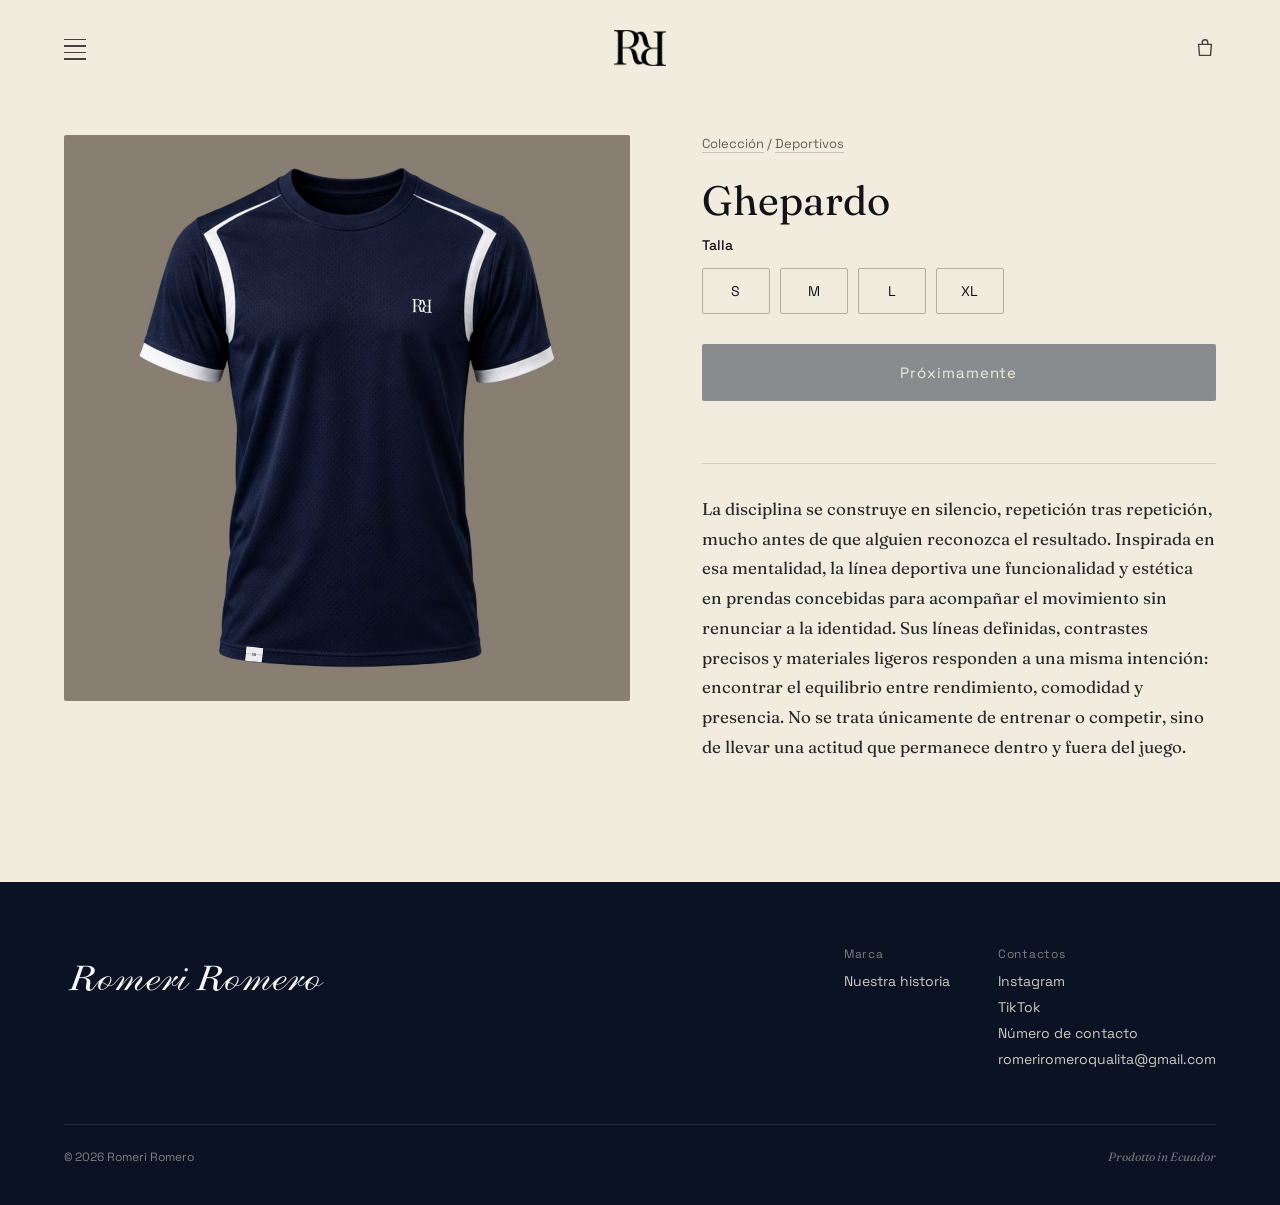
<file: producto-ghepardo.html>
<!DOCTYPE html>
<html lang="es">
<head>
<meta charset="UTF-8">
<meta name="viewport" content="width=device-width, initial-scale=1.0, viewport-fit=cover">
<title>Ghepardo | Romeri Romero</title>
<meta name="description" content="Ghepardo. La disciplina se construye en silencio, repetición tras repetición, mucho antes de que alguien reconozca el resultado.">
<meta name="author" content="Romeri Romero">
<link rel="canonical" href="https://romeriromero.com/producto-ghepardo.html">
<meta property="og:type" content="website">
<meta property="og:title" content="Ghepardo | Romeri Romero">
<meta property="og:description" content="Ghepardo. La disciplina se construye en silencio, repetición tras repetición, mucho antes de que alguien reconozca el resultado.">
<meta property="og:url" content="https://romeriromero.com/producto-ghepardo.html">
<meta property="og:locale" content="es_EC">
<meta name="twitter:card" content="summary_large_image">
<meta name="twitter:title" content="Ghepardo | Romeri Romero">
<meta name="twitter:description" content="Ghepardo. La disciplina se construye en silencio, repetición tras repetición, mucho antes de que alguien reconozca el resultado.">
<link rel="icon" type="image/png" sizes="32x32" href="favicon-32.png">
<link rel="icon" type="image/png" sizes="512x512" href="favicon-512.png">
<link rel="apple-touch-icon" sizes="180x180" href="apple-touch-icon.png">
<meta name="theme-color" content="#0E1830">
<link rel="preconnect" href="https://fonts.googleapis.com">
<link href="https://fonts.googleapis.com/css2?family=Fraunces:ital,opsz,wght@0,9..144,300;0,9..144,400;0,9..144,500;1,9..144,400&family=Space+Grotesk:wght@400;500;600&display=swap" rel="stylesheet">
<style>

:root{
  --ink:#111318;
  --navy:#0E1830;
  --navy-deep:#0A1224;
  --navy-mid:#152244;
  --bone:#F1ECDD;
  --bone-dim:#E8E1CE;
  --gold:#AD966A;
}
*{margin:0;padding:0;box-sizing:border-box;}
body{
  background:var(--bone);
  color:var(--ink);
  font-family:'Space Grotesk',sans-serif;
  -webkit-font-smoothing:antialiased;
}
h1,h2,h3,.serif{font-family:'Fraunces',serif;}
.visually-hidden{
  position:absolute;width:1px;height:1px;padding:0;margin:-1px;
  overflow:hidden;clip:rect(0,0,0,0);white-space:nowrap;border:0;
}
a{color:inherit;}

/* PAGE HEADER (subpages without hero photo) */
.page-header{
  background:var(--navy);
  color:var(--bone);
  padding:90px 5vw 70px;
  text-align:center;
}
.page-header .eyebrow{
  font-size:13px;letter-spacing:0.14em;color:var(--gold);margin-bottom:16px;
}
.page-header h1{
  font-size:clamp(30px,4vw,52px);font-weight:300;
}
.page-header .back{
  display:inline-block;margin-top:22px;font-size:13px;opacity:0.7;text-decoration:none;color:var(--bone);
  border-bottom:1px solid rgba(241,236,221,0.4);
  padding-bottom:2px;
}
.page-header .back:hover{opacity:1;}

/* SECTION HEAD (shared pattern: title left, note right, divider) */
.section-head{
  display:flex;justify-content:space-between;align-items:flex-end;
  margin-bottom:48px;border-bottom:1px solid rgba(17,19,24,0.15);padding-bottom:24px;
}
.section-head h3{font-size:clamp(26px,3vw,36px);font-weight:400;}
.section-head p{font-size:14px;max-width:300px;text-align:right;opacity:0.7;line-height:1.5;}
@media(max-width:560px){
  .section-head{flex-direction:column;align-items:flex-start;gap:14px;}
  .section-head p{text-align:left;}
}

/* COLECCION (category cards on home) */
.collection{padding:130px 5vw;max-width:1800px;margin:0 auto;}
.cat-grid{display:grid;grid-template-columns:repeat(3,1fr);gap:32px;}
.cat-card{display:block;text-decoration:none;color:inherit;}
.cat-card .swatch{
  aspect-ratio:3/4;border-radius:2px;margin-bottom:18px;
  display:flex;align-items:flex-end;padding:22px;position:relative;
  transition:opacity 0.2s ease;
}
.cat-card:hover .swatch{opacity:0.88;}
.cat-card .swatch span{font-size:12px;letter-spacing:0.08em;color:var(--bone);opacity:0.8;}
.swatch.a{background:linear-gradient(155deg,var(--navy-mid) 0%,var(--navy) 100%);}
.swatch.b{background:linear-gradient(155deg,var(--navy) 0%,var(--navy-deep) 100%);}
.swatch.c{background:linear-gradient(155deg,var(--navy-deep) 0%,#070C18 100%);}
.cat-card h4{font-family:'Fraunces',serif;font-size:20px;font-weight:400;margin-bottom:6px;}
.cat-card .meta{font-size:13px;opacity:0.65;}
@media(max-width:760px){.cat-grid{grid-template-columns:1fr;}}

/* COMO COMPRAR (steps) */
.comprar-steps-section{background:var(--bone);color:var(--ink);padding:120px 5vw;}
.comprar-steps-inner{max-width:1800px;margin:0 auto;}
.comprar-steps-inner .section-head{border-bottom-color:rgba(17,19,24,0.15);}
.comprar-steps-inner .section-head h3{color:var(--ink);}
.comprar-steps-inner .section-head p{color:var(--ink);}
.pasos{display:grid;grid-template-columns:repeat(4,1fr);gap:36px;}
.paso .num{font-family:'Fraunces',serif;font-size:14px;color:var(--gold);letter-spacing:0.1em;margin-bottom:14px;}
.paso h4{font-family:'Fraunces',serif;font-weight:400;font-size:19px;margin-bottom:10px;color:var(--ink);}
.paso p{font-size:14px;line-height:1.7;color:var(--ink);opacity:0.72;}
@media(max-width:1000px){.pasos{grid-template-columns:repeat(2,1fr);gap:32px;}}
@media(max-width:560px){.pasos{grid-template-columns:1fr;}}

/* NOTA HECHO A PEDIDO */
.hecho-a-pedido{
  max-width:1800px;margin:0 auto;
  padding:0 5vw 60px;
}
.hecho-a-pedido blockquote{
  font-family:'Fraunces',serif;
  font-style:italic;
  font-weight:300;
  font-size:clamp(17px,1.6vw,20px);
  line-height:1.7;
  color:var(--bone);
  opacity:0.88;
  max-width:70ch;
  border-left:2px solid var(--gold);
  padding-left:28px;
}

/* COMPRAR FORM PAGE */
.comprar{background:var(--navy-deep);color:var(--bone);padding:90px 5vw 130px;}
.comprar-inner{max-width:1800px;margin:0 auto;}
.comprar-cols{display:grid;grid-template-columns:1fr 1fr;gap:56px;align-items:start;}
.panel{border:1px solid rgba(241,236,221,0.18);padding:34px;border-radius:2px;}
.panel h4{font-family:'Fraunces',serif;font-weight:400;font-size:21px;margin-bottom:8px;}
.panel .hint{font-size:13px;opacity:0.6;line-height:1.6;margin-bottom:24px;}
.campo{margin-bottom:18px;}
.campo label{display:block;font-size:12px;letter-spacing:0.08em;opacity:0.65;margin-bottom:7px;}
.campo input,.campo select,.campo textarea{
  width:100%;background:transparent;border:1px solid rgba(241,236,221,0.28);color:var(--bone);
  font-family:'Space Grotesk',sans-serif;font-size:14px;padding:11px 13px;border-radius:2px;
}
.campo input:focus,.campo select:focus,.campo textarea:focus{outline:none;border-color:var(--gold);}
.campo select option{background:var(--navy-deep);color:var(--bone);}
.btn{
  display:inline-block;width:100%;text-align:center;background:var(--bone);color:var(--navy-deep);
  border:none;font-family:'Space Grotesk',sans-serif;font-size:14px;letter-spacing:0.06em;
  padding:14px 20px;border-radius:2px;cursor:pointer;margin-top:6px;
}
.btn:hover{opacity:0.88;}
.datos-fila{display:flex;justify-content:space-between;gap:16px;padding:13px 0;border-bottom:1px solid rgba(241,236,221,0.12);font-size:14px;}
.datos-fila span:first-child{opacity:0.6;}
.datos-fila span:last-child{text-align:right;}
.nota{font-size:13px;line-height:1.7;opacity:0.6;margin-top:22px;}
.nota-italic{font-family:'Fraunces',serif;font-style:italic;font-size:14px;opacity:0.7;margin-top:26px;}
@media(max-width:1000px){.comprar-cols{grid-template-columns:1fr;gap:32px;}}
@media(max-width:560px){.panel{padding:26px 22px;}}

/* PLACEHOLDER (category subpages, no products yet) */
.placeholder-wrap{max-width:1800px;margin:0 auto;padding:100px 5vw 140px;text-align:center;}
.placeholder-wrap .ph-box{
  max-width:520px;margin:0 auto;padding:56px 40px;border:1px solid rgba(17,19,24,0.15);border-radius:2px;
}
.placeholder-wrap .ph-box .serif{font-size:22px;font-weight:400;margin-bottom:14px;}
.placeholder-wrap .ph-box p{font-size:14px;line-height:1.7;opacity:0.75;}

/* HISTORIA PAGE */
.marca{padding:90px 5vw 140px;max-width:1800px;margin:0 auto;}
.marca-body{display:grid;grid-template-columns:0.7fr 1.3fr;gap:56px;align-items:center;}
.marca .gallery{display:grid;grid-template-columns:1fr 1fr;gap:10px;}
.marca .gallery img{width:100%;aspect-ratio:4/5;object-fit:cover;border-radius:2px;display:block;}
.marca blockquote{
  font-family:'Fraunces',serif;font-size:clamp(22px,2.8vw,34px);font-weight:300;font-style:italic;
  line-height:1.4;color:var(--ink);margin-bottom:36px;max-width:22ch;
}
.marca p{font-size:15px;line-height:1.8;color:var(--ink);opacity:0.82;margin-bottom:20px;max-width:56ch;}
.marca .prodotto-line{font-style:italic;font-family:'Fraunces',serif;font-size:14px;opacity:0.6;margin-top:8px;}
@media(max-width:760px){.marca-body{grid-template-columns:1fr;gap:36px;}}

/* HERO (home only) */
.hero{width:100%;line-height:0;}
.hero img.hero-shot{width:100%;height:auto;display:block;}

/* FOOTER */
footer{background:var(--navy-deep);color:var(--bone);padding:64px 5vw 40px;}
footer .foot-top, footer .foot-bottom{max-width:1800px;margin-left:auto;margin-right:auto;}
.foot-top{
  display:flex;justify-content:space-between;align-items:flex-start;
  padding-bottom:48px;border-bottom:1px solid rgba(241,236,221,0.12);
}
.foot-top img.foot-wordmark{width:min(260px,55vw);height:auto;display:block;}
.foot-links{display:flex;gap:48px;font-size:14px;flex-wrap:wrap;}
.foot-links div span{display:block;opacity:0.5;margin-bottom:10px;font-size:12px;letter-spacing:0.06em;}
.foot-links div a{display:block;color:var(--bone);text-decoration:none;opacity:0.85;margin-bottom:8px;font-size:14px;}
.foot-links div a:hover{opacity:1;}
.foot-bottom{display:flex;justify-content:space-between;align-items:center;padding-top:24px;font-size:12px;opacity:0.5;}
.foot-bottom .prodotto{font-style:italic;font-family:'Fraunces',serif;opacity:0.9;}
@media(max-width:760px){
  .foot-top{flex-direction:column;gap:32px;}
  .foot-links{flex-wrap:wrap;gap:32px;}
}


  /* PRODUCTOS */
  .product-list{
    max-width:1800px;margin:0 auto;padding:10px 5vw 120px;
    display:flex;flex-wrap:wrap;gap:56px;justify-content:center;
  }
  .product-block{max-width:440px;flex:1 1 320px;}
  .product-block .product-main{
    aspect-ratio:1/1;overflow:hidden;border-radius:2px;margin-bottom:18px;background:var(--navy);
  }
  .product-block .product-main img{width:100%;height:100%;object-fit:cover;display:block;}
  .product-block h4{font-family:'Fraunces',serif;font-weight:400;font-size:20px;margin-bottom:4px;}
  .product-block .meta{font-size:13px;opacity:0.6;margin-bottom:16px;}
  .swatches{display:flex;gap:10px;flex-wrap:wrap;}
  .swatch-thumb{
    width:52px;height:52px;object-fit:cover;border-radius:2px;cursor:pointer;
    border:2px solid transparent;opacity:0.8;display:block;
  }
  .swatch-thumb:hover{opacity:1;}
  .swatch-thumb.active{border-color:var(--gold);opacity:1;}


/* ===== CATALOGO POR LINEA ===== */
.prod-card{display:block;max-width:440px;flex:1 1 320px;text-decoration:none;color:inherit;}
.prod-card .prod-card-img{aspect-ratio:1/1;overflow:hidden;border-radius:2px;margin-bottom:18px;background:var(--navy);}
.prod-card .prod-card-img img{width:100%;height:100%;object-fit:cover;display:block;transition:opacity .2s ease;}
.prod-card:hover .prod-card-img img{opacity:.9;}
.prod-card h4{font-family:'Fraunces',serif;font-weight:400;font-size:21px;}
.prod-card:focus-visible{outline:2px solid var(--gold);outline-offset:6px;}

/* ===== PAGINA DE PRODUCTO ===== */
.pdp{max-width:1400px;margin:0 auto;padding:40px 5vw 120px;display:grid;grid-template-columns:minmax(0,1.1fr) minmax(0,1fr);gap:72px;align-items:start;}
.pdp-media{position:sticky;top:24px;}
.pdp-media img{width:100%;aspect-ratio:1/1;object-fit:cover;display:block;border-radius:2px;background:var(--navy);}
.crumbs{font-size:13px;opacity:.65;margin-bottom:26px;}
.crumbs a{text-decoration:none;border-bottom:1px solid rgba(17,19,24,.3);}
.crumbs a:hover{opacity:1;}
.pdp h1{font-family:'Fraunces',serif;font-weight:400;font-size:clamp(30px,3.2vw,44px);line-height:1.12;margin-bottom:12px;}
.pdp-price{font-size:20px;margin-bottom:38px;}
.opt-label{font-size:14px;margin-bottom:14px;}
.opt-label b{font-weight:500;}
.opt-label span{opacity:.65;margin-left:4px;}
.chips{display:flex;gap:14px;margin-bottom:34px;}
.chip{width:36px;height:36px;border-radius:50%;border:1px solid rgba(17,19,24,.28);cursor:pointer;padding:0;}
.chip[aria-pressed="true"]{outline:2px solid var(--ink);outline-offset:3px;}
.sw-row{display:flex;gap:12px;flex-wrap:wrap;margin-bottom:34px;}
.sw-thumb{width:60px;height:60px;padding:0;border:2px solid transparent;background:none;border-radius:2px;cursor:pointer;opacity:.78;overflow:hidden;}
.sw-thumb img{width:100%;height:100%;object-fit:cover;display:block;}
.sw-thumb:hover{opacity:1;}
.sw-thumb[aria-pressed="true"]{border-color:var(--gold);opacity:1;}
.sizes{display:flex;gap:10px;flex-wrap:wrap;margin-bottom:30px;}
.size{min-width:68px;padding:13px 0;border:1px solid rgba(17,19,24,.28);background:transparent;font-family:'Space Grotesk',sans-serif;font-size:14px;color:var(--ink);cursor:pointer;border-radius:2px;}
.size:hover{border-color:var(--ink);}
.size[aria-pressed="true"]{background:var(--navy);border-color:var(--navy);color:var(--bone);}
.link-btn{background:none;border:none;padding:0;font-family:'Space Grotesk',sans-serif;font-size:14px;color:var(--ink);cursor:pointer;border-bottom:1px solid rgba(17,19,24,.45);padding-bottom:2px;}
.link-btn:hover{border-bottom-color:var(--ink);}
.ini-trigger-row{margin-bottom:34px;}
.ini-summary{font-size:14px;line-height:1.6;margin-bottom:34px;padding:16px 18px;border:1px solid rgba(17,19,24,.18);border-radius:2px;}
.ini-summary b{font-family:'Fraunces',serif;font-weight:500;font-size:17px;letter-spacing:.08em;}
.ini-summary .ini-actions{display:flex;gap:20px;margin-top:10px;}
.buy{display:block;width:100%;background:var(--navy);color:var(--bone);padding:19px 20px;text-align:center;border:none;font-family:'Space Grotesk',sans-serif;font-size:15px;letter-spacing:.06em;cursor:pointer;border-radius:2px;}
.buy:hover{background:var(--navy-mid);}
.buy-msg{min-height:22px;font-size:13px;color:#9B2C2C;margin-top:10px;}
.pdp-bio{margin-top:30px;padding-top:30px;border-top:1px solid rgba(17,19,24,.15);font-family:'Fraunces',serif;font-size:17px;line-height:1.75;max-width:54ch;opacity:.9;}
.pdp button:focus-visible,.ini-drawer button:focus-visible,.ini-drawer input:focus-visible,.guide-modal button:focus-visible{outline:2px solid var(--gold);outline-offset:3px;}
@media(max-width:900px){
  .pdp{grid-template-columns:1fr;gap:34px;padding-top:24px;}
  .pdp-media{position:static;}
}

/* ===== PANEL DE INICIALES ===== */
.ini-overlay{position:fixed;inset:0;background:rgba(10,14,24,.45);opacity:0;pointer-events:none;transition:opacity .25s ease;z-index:100;}
.ini-overlay.active{opacity:1;pointer-events:auto;}
.ini-drawer{position:fixed;top:0;right:0;height:100%;width:min(520px,100vw);background:var(--bone);transform:translateX(100%);transition:transform .3s ease;z-index:101;padding:64px 40px 40px;overflow-y:auto;box-shadow:-10px 0 40px rgba(0,0,0,.2);visibility:hidden;}
.ini-drawer.active{transform:translateX(0);visibility:visible;}
.ini-drawer .contact-close{top:22px;right:26px;}
.ini-drawer h2{font-family:'Fraunces',serif;font-weight:400;font-size:28px;margin-bottom:34px;}
.ini-block{margin-bottom:30px;}
.ini-head{display:flex;justify-content:space-between;align-items:baseline;margin-bottom:12px;font-size:14px;}
.ini-head b{font-weight:500;}
.ini-head span{opacity:.65;margin-left:4px;}
.pos-btn{border:1px solid var(--ink);background:transparent;padding:11px 20px;font-family:'Space Grotesk',sans-serif;font-size:14px;color:var(--ink);border-radius:2px;cursor:default;}
.style-row{display:flex;gap:12px;flex-wrap:wrap;}
.style-opt{width:112px;height:60px;border:1px solid rgba(17,19,24,.28);background:#fff;border-radius:2px;cursor:pointer;display:flex;align-items:center;justify-content:center;padding:10px 14px;}
.style-opt img{max-width:100%;max-height:100%;display:block;}
.style-opt[aria-pressed="true"]{border:2px solid var(--ink);padding:9px 13px;}
.ini-input{width:100%;background:#fff;border:1px solid rgba(17,19,24,.28);font-family:'Space Grotesk',sans-serif;font-size:15px;padding:16px 16px;border-radius:2px;color:var(--ink);text-transform:uppercase;}
.ini-input::placeholder{text-transform:none;color:rgba(17,19,24,.5);}
.ini-input:focus{outline:none;border-color:var(--ink);}
.ini-note{font-size:13px;opacity:.65;margin-top:10px;line-height:1.5;}
.ini-preview{margin-top:18px;min-height:56px;display:flex;align-items:center;font-family:'Fraunces',serif;font-size:36px;}
.ini-preview.empty{opacity:.22;}
.ini-preview.sp-wide{letter-spacing:.32em;}
.ini-preview.sp-tight{letter-spacing:0;}
.ini-preview.sp-num{letter-spacing:.1em;}
.ini-error{min-height:22px;font-size:13px;color:#9B2C2C;margin:6px 0 14px;}
.ini-drawer .buy{margin-top:0;}

/* ===== GUIA DE COLOCACION ===== */
.guide-modal{position:fixed;inset:0;z-index:110;background:rgba(10,14,24,.7);display:none;align-items:center;justify-content:center;padding:4vh 4vw;}
.guide-modal.active{display:flex;}
.guide-modal img{max-width:min(92vw,86vh);max-height:90vh;display:block;border-radius:2px;background:#EEEDE6;}
.guide-modal .guide-close{position:absolute;top:18px;right:26px;background:none;border:none;color:var(--bone);font-size:34px;line-height:1;cursor:pointer;}
@media(prefers-reduced-motion:reduce){
  .ini-overlay,.ini-drawer,.prod-card .prod-card-img img{transition:none;}
}

</style>
<link rel="stylesheet" href="menu.css?v=2">
<link rel="stylesheet" href="cart.css?v=1">
</head>
<body>

<header class="site-nav">
  <div class="nav-left">
    <button type="button" class="menu-toggle" aria-label="Abrir menú" aria-expanded="false" aria-controls="menuDrawer"><span></span><span></span><span></span><span></span></button>
  </div>
  <div class="nav-logo"><a href="index.html" aria-label="Romeri Romero, ir al inicio"><img src="img/nav-logo.png" alt="Romeri Romero"></a></div>
  <div class="nav-right"></div>
</header>

<div class="pdp">
  <div class="pdp-media"><img id="mainImg" src="img/ghepardo.jpg" alt="Ghepardo"></div>
  <div class="pdp-info">
    <div class="crumbs"><a href="index.html#coleccion">Colección</a> / <a href="coleccion-deportivos.html">Deportivos</a></div>
    <h1>Ghepardo</h1>
    <div class="pdp-price" id="pdpPrice"></div>

    <div class="opt-label"><b>Talla</b></div>
    <div class="sizes"><button class="size" type="button" data-size="S" aria-pressed="false">S</button><button class="size" type="button" data-size="M" aria-pressed="false">M</button><button class="size" type="button" data-size="L" aria-pressed="false">L</button><button class="size" type="button" data-size="XL" aria-pressed="false">XL</button></div>

    <button class="buy" id="buyBtn" type="button">Comprar</button>
    <div class="buy-msg" id="buyMsg" role="alert"></div>

    <p class="pdp-bio">La disciplina se construye en silencio, repetición tras repetición, mucho antes de que alguien reconozca el resultado. Inspirada en esa mentalidad, la línea deportiva une funcionalidad y estética en prendas concebidas para acompañar el movimiento sin renunciar a la identidad. Sus líneas definidas, contrastes precisos y materiales ligeros responden a una misma intención: encontrar el equilibrio entre rendimiento, comodidad y presencia. No se trata únicamente de entrenar o competir, sino de llevar una actitud que permanece dentro y fuera del juego.</p>
  </div>
</div>

<script>window.PRODUCT = {"name": "Ghepardo", "price": null, "variants": [], "initialColors": []};</script>

<script>
(function(){
  var INITIALS_PRICE = 7;

  var P = window.PRODUCT;
  var state = {size: null, initials: null};
  var $ = function(id){return document.getElementById(id);};

  function money(n){return '$' + n.toFixed(2);}
  function renderPrice(){
    var el = $('pdpPrice');
    if(P.price === null){ el.style.display = 'none'; return; }
    el.textContent = money(P.price + (state.initials ? INITIALS_PRICE : 0));
  }

  // color del bordado: cambia la foto de la prenda
  if(P.variants.length){
    var wrap = $('swatches'), mainImg = $('mainImg');
    var pick = function(i){
      var v = P.variants[i];
      mainImg.src = v.img;
      mainImg.alt = P.name + ' con bordado ' + v.name.toLowerCase();
      $('colorName').textContent = v.name;
      wrap.querySelectorAll('.sw-thumb').forEach(function(b, k){ b.setAttribute('aria-pressed', k === i ? 'true' : 'false'); });
    };
    P.variants.forEach(function(v, i){
      var b = document.createElement('button');
      b.type = 'button'; b.className = 'sw-thumb'; b.title = v.name;
      b.setAttribute('aria-label', 'Bordado ' + v.name.toLowerCase());
      var t = document.createElement('img'); t.src = v.thumb; t.alt = '';
      b.appendChild(t);
      b.addEventListener('click', function(){ pick(i); });
      wrap.appendChild(b);
      new Image().src = v.img;
    });
    pick(0);
  }

  // tallas
  var sizeBtns = document.querySelectorAll('.size');
  sizeBtns.forEach(function(b){
    b.addEventListener('click', function(){
      state.size = b.dataset.size;
      sizeBtns.forEach(function(x){ x.setAttribute('aria-pressed', x === b ? 'true' : 'false'); });
      $('buyMsg').textContent = '';
    });
  });

  // ---- comprar ----
  $('buyBtn').addEventListener('click', function(){
    if(!state.size){
      $('buyMsg').textContent = 'Elige una talla para continuar.';
      document.querySelector('.size').focus();
      return;
    }
    RRCart.addFromProduct(P, state, typeof INITIALS_PRICE === 'number' ? INITIALS_PRICE : 0);
  });

  renderPrice();
})();
</script>

<footer>
  <div class="foot-top">
    <img loading="lazy" decoding="async" class="foot-wordmark" src="img/wordmark.png" alt="Romeri Romero">
    <div class="foot-links">
      <div>
        <span>Marca</span>
        <a href="historia.html">Nuestra historia</a>
      </div>
      <div>
        <span>Contactos</span>
        <a href="https://instagram.com/romeriromero_" target="_blank" rel="noopener">Instagram</a>
        <a href="https://tiktok.com/@romeriromero_" target="_blank" rel="noopener">TikTok</a>
        <a href="https://wa.me/593990550832" target="_blank" rel="noopener">Número de contacto</a>
        <a href="mailto:romeriromeroqualita@gmail.com">romeriromeroqualita@gmail.com</a>
      </div>
    </div>
  </div>
  <div class="foot-bottom">
    <span>© 2026 Romeri Romero</span>
    <span class="prodotto">Prodotto in Ecuador</span>
  </div>
</footer>


<script src="menu.js?v=3" defer></script>
<script src="cart.js?v=1" defer></script>
</body>
</html>
</file>
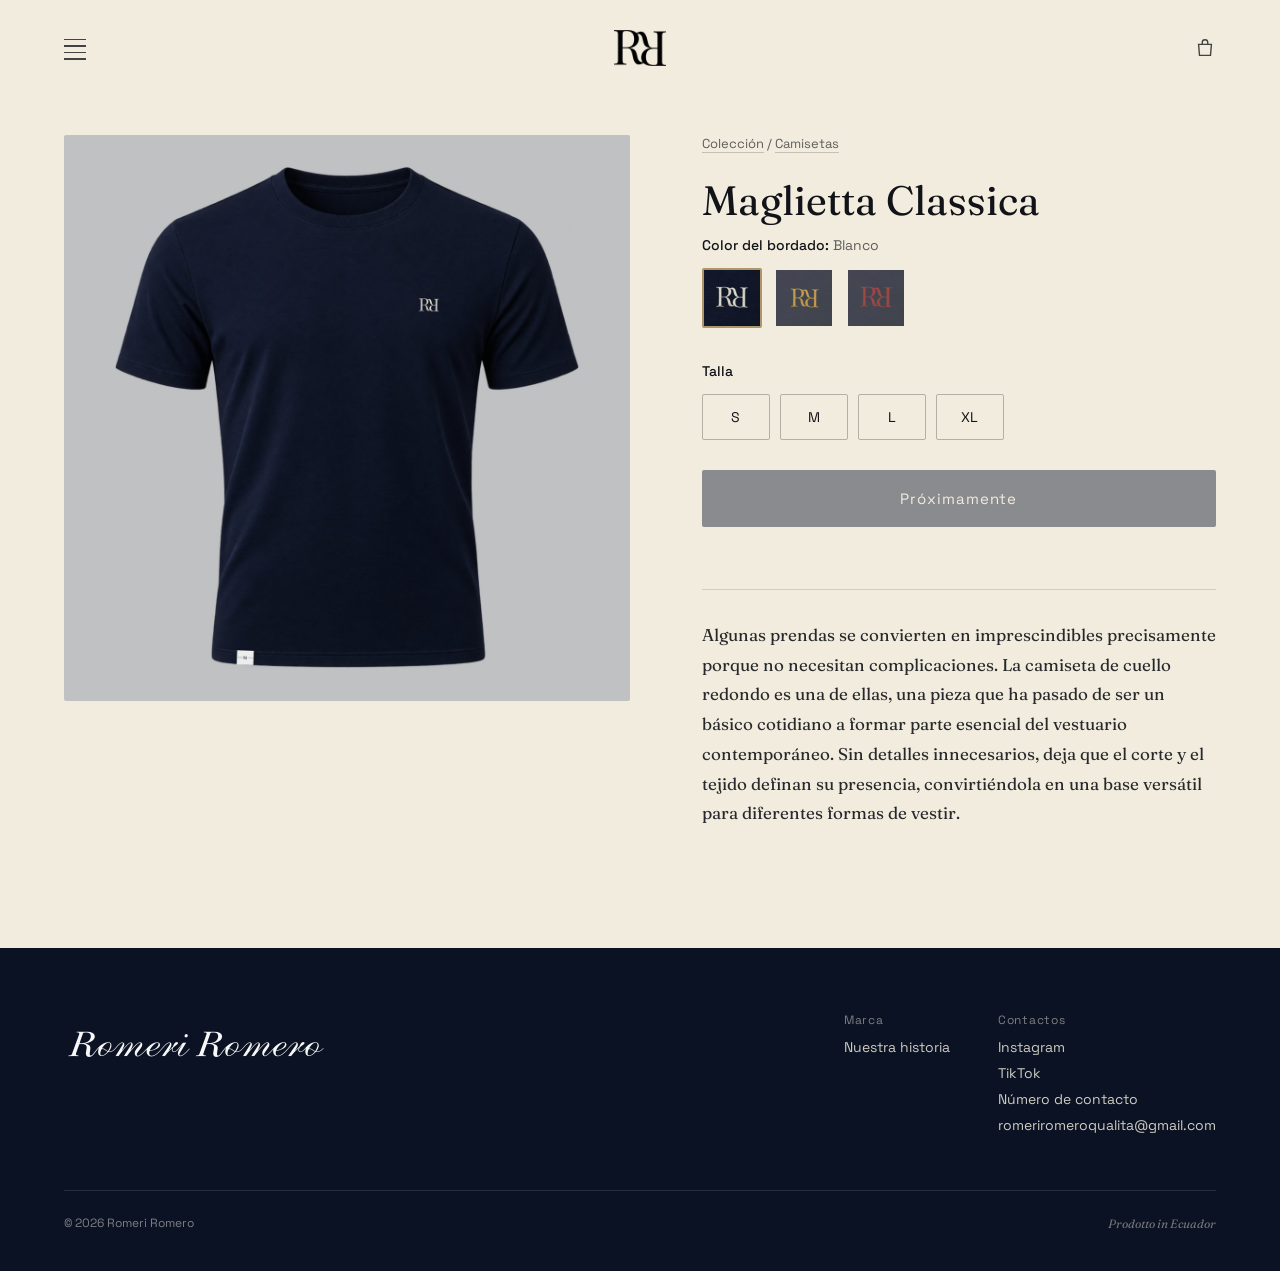
<file: producto-maglietta-classica.html>
<!DOCTYPE html>
<html lang="es">
<head>
<meta charset="UTF-8">
<meta name="viewport" content="width=device-width, initial-scale=1.0, viewport-fit=cover">
<title>Maglietta Classica | Romeri Romero</title>
<meta name="description" content="Maglietta Classica. Algunas prendas se convierten en imprescindibles precisamente porque no necesitan complicaciones.">
<meta name="author" content="Romeri Romero">
<link rel="canonical" href="https://romeriromero.com/producto-maglietta-classica.html">
<meta property="og:type" content="website">
<meta property="og:title" content="Maglietta Classica | Romeri Romero">
<meta property="og:description" content="Maglietta Classica. Algunas prendas se convierten en imprescindibles precisamente porque no necesitan complicaciones.">
<meta property="og:url" content="https://romeriromero.com/producto-maglietta-classica.html">
<meta property="og:locale" content="es_EC">
<meta name="twitter:card" content="summary_large_image">
<meta name="twitter:title" content="Maglietta Classica | Romeri Romero">
<meta name="twitter:description" content="Maglietta Classica. Algunas prendas se convierten en imprescindibles precisamente porque no necesitan complicaciones.">
<link rel="icon" type="image/png" sizes="32x32" href="favicon-32.png">
<link rel="icon" type="image/png" sizes="512x512" href="favicon-512.png">
<link rel="apple-touch-icon" sizes="180x180" href="apple-touch-icon.png">
<meta name="theme-color" content="#0E1830">
<link rel="preconnect" href="https://fonts.googleapis.com">
<link href="https://fonts.googleapis.com/css2?family=Fraunces:ital,opsz,wght@0,9..144,300;0,9..144,400;0,9..144,500;1,9..144,400&family=Space+Grotesk:wght@400;500;600&display=swap" rel="stylesheet">
<style>

:root{
  --ink:#111318;
  --navy:#0E1830;
  --navy-deep:#0A1224;
  --navy-mid:#152244;
  --bone:#F1ECDD;
  --bone-dim:#E8E1CE;
  --gold:#AD966A;
}
*{margin:0;padding:0;box-sizing:border-box;}
body{
  background:var(--bone);
  color:var(--ink);
  font-family:'Space Grotesk',sans-serif;
  -webkit-font-smoothing:antialiased;
}
h1,h2,h3,.serif{font-family:'Fraunces',serif;}
.visually-hidden{
  position:absolute;width:1px;height:1px;padding:0;margin:-1px;
  overflow:hidden;clip:rect(0,0,0,0);white-space:nowrap;border:0;
}
a{color:inherit;}

/* PAGE HEADER (subpages without hero photo) */
.page-header{
  background:var(--navy);
  color:var(--bone);
  padding:90px 5vw 70px;
  text-align:center;
}
.page-header .eyebrow{
  font-size:13px;letter-spacing:0.14em;color:var(--gold);margin-bottom:16px;
}
.page-header h1{
  font-size:clamp(30px,4vw,52px);font-weight:300;
}
.page-header .back{
  display:inline-block;margin-top:22px;font-size:13px;opacity:0.7;text-decoration:none;color:var(--bone);
  border-bottom:1px solid rgba(241,236,221,0.4);
  padding-bottom:2px;
}
.page-header .back:hover{opacity:1;}

/* SECTION HEAD (shared pattern: title left, note right, divider) */
.section-head{
  display:flex;justify-content:space-between;align-items:flex-end;
  margin-bottom:48px;border-bottom:1px solid rgba(17,19,24,0.15);padding-bottom:24px;
}
.section-head h3{font-size:clamp(26px,3vw,36px);font-weight:400;}
.section-head p{font-size:14px;max-width:300px;text-align:right;opacity:0.7;line-height:1.5;}
@media(max-width:560px){
  .section-head{flex-direction:column;align-items:flex-start;gap:14px;}
  .section-head p{text-align:left;}
}

/* COLECCION (category cards on home) */
.collection{padding:130px 5vw;max-width:1800px;margin:0 auto;}
.cat-grid{display:grid;grid-template-columns:repeat(3,1fr);gap:32px;}
.cat-card{display:block;text-decoration:none;color:inherit;}
.cat-card .swatch{
  aspect-ratio:3/4;border-radius:2px;margin-bottom:18px;
  display:flex;align-items:flex-end;padding:22px;position:relative;
  transition:opacity 0.2s ease;
}
.cat-card:hover .swatch{opacity:0.88;}
.cat-card .swatch span{font-size:12px;letter-spacing:0.08em;color:var(--bone);opacity:0.8;}
.swatch.a{background:linear-gradient(155deg,var(--navy-mid) 0%,var(--navy) 100%);}
.swatch.b{background:linear-gradient(155deg,var(--navy) 0%,var(--navy-deep) 100%);}
.swatch.c{background:linear-gradient(155deg,var(--navy-deep) 0%,#070C18 100%);}
.cat-card h4{font-family:'Fraunces',serif;font-size:20px;font-weight:400;margin-bottom:6px;}
.cat-card .meta{font-size:13px;opacity:0.65;}
@media(max-width:760px){.cat-grid{grid-template-columns:1fr;}}

/* COMO COMPRAR (steps) */
.comprar-steps-section{background:var(--bone);color:var(--ink);padding:120px 5vw;}
.comprar-steps-inner{max-width:1800px;margin:0 auto;}
.comprar-steps-inner .section-head{border-bottom-color:rgba(17,19,24,0.15);}
.comprar-steps-inner .section-head h3{color:var(--ink);}
.comprar-steps-inner .section-head p{color:var(--ink);}
.pasos{display:grid;grid-template-columns:repeat(4,1fr);gap:36px;}
.paso .num{font-family:'Fraunces',serif;font-size:14px;color:var(--gold);letter-spacing:0.1em;margin-bottom:14px;}
.paso h4{font-family:'Fraunces',serif;font-weight:400;font-size:19px;margin-bottom:10px;color:var(--ink);}
.paso p{font-size:14px;line-height:1.7;color:var(--ink);opacity:0.72;}
@media(max-width:1000px){.pasos{grid-template-columns:repeat(2,1fr);gap:32px;}}
@media(max-width:560px){.pasos{grid-template-columns:1fr;}}

/* NOTA HECHO A PEDIDO */
.hecho-a-pedido{
  max-width:1800px;margin:0 auto;
  padding:0 5vw 60px;
}
.hecho-a-pedido blockquote{
  font-family:'Fraunces',serif;
  font-style:italic;
  font-weight:300;
  font-size:clamp(17px,1.6vw,20px);
  line-height:1.7;
  color:var(--bone);
  opacity:0.88;
  max-width:70ch;
  border-left:2px solid var(--gold);
  padding-left:28px;
}

/* COMPRAR FORM PAGE */
.comprar{background:var(--navy-deep);color:var(--bone);padding:90px 5vw 130px;}
.comprar-inner{max-width:1800px;margin:0 auto;}
.comprar-cols{display:grid;grid-template-columns:1fr 1fr;gap:56px;align-items:start;}
.panel{border:1px solid rgba(241,236,221,0.18);padding:34px;border-radius:2px;}
.panel h4{font-family:'Fraunces',serif;font-weight:400;font-size:21px;margin-bottom:8px;}
.panel .hint{font-size:13px;opacity:0.6;line-height:1.6;margin-bottom:24px;}
.campo{margin-bottom:18px;}
.campo label{display:block;font-size:12px;letter-spacing:0.08em;opacity:0.65;margin-bottom:7px;}
.campo input,.campo select,.campo textarea{
  width:100%;background:transparent;border:1px solid rgba(241,236,221,0.28);color:var(--bone);
  font-family:'Space Grotesk',sans-serif;font-size:14px;padding:11px 13px;border-radius:2px;
}
.campo input:focus,.campo select:focus,.campo textarea:focus{outline:none;border-color:var(--gold);}
.campo select option{background:var(--navy-deep);color:var(--bone);}
.btn{
  display:inline-block;width:100%;text-align:center;background:var(--bone);color:var(--navy-deep);
  border:none;font-family:'Space Grotesk',sans-serif;font-size:14px;letter-spacing:0.06em;
  padding:14px 20px;border-radius:2px;cursor:pointer;margin-top:6px;
}
.btn:hover{opacity:0.88;}
.datos-fila{display:flex;justify-content:space-between;gap:16px;padding:13px 0;border-bottom:1px solid rgba(241,236,221,0.12);font-size:14px;}
.datos-fila span:first-child{opacity:0.6;}
.datos-fila span:last-child{text-align:right;}
.nota{font-size:13px;line-height:1.7;opacity:0.6;margin-top:22px;}
.nota-italic{font-family:'Fraunces',serif;font-style:italic;font-size:14px;opacity:0.7;margin-top:26px;}
@media(max-width:1000px){.comprar-cols{grid-template-columns:1fr;gap:32px;}}
@media(max-width:560px){.panel{padding:26px 22px;}}

/* PLACEHOLDER (category subpages, no products yet) */
.placeholder-wrap{max-width:1800px;margin:0 auto;padding:100px 5vw 140px;text-align:center;}
.placeholder-wrap .ph-box{
  max-width:520px;margin:0 auto;padding:56px 40px;border:1px solid rgba(17,19,24,0.15);border-radius:2px;
}
.placeholder-wrap .ph-box .serif{font-size:22px;font-weight:400;margin-bottom:14px;}
.placeholder-wrap .ph-box p{font-size:14px;line-height:1.7;opacity:0.75;}

/* HISTORIA PAGE */
.marca{padding:90px 5vw 140px;max-width:1800px;margin:0 auto;}
.marca-body{display:grid;grid-template-columns:0.7fr 1.3fr;gap:56px;align-items:center;}
.marca .gallery{display:grid;grid-template-columns:1fr 1fr;gap:10px;}
.marca .gallery img{width:100%;aspect-ratio:4/5;object-fit:cover;border-radius:2px;display:block;}
.marca blockquote{
  font-family:'Fraunces',serif;font-size:clamp(22px,2.8vw,34px);font-weight:300;font-style:italic;
  line-height:1.4;color:var(--ink);margin-bottom:36px;max-width:22ch;
}
.marca p{font-size:15px;line-height:1.8;color:var(--ink);opacity:0.82;margin-bottom:20px;max-width:56ch;}
.marca .prodotto-line{font-style:italic;font-family:'Fraunces',serif;font-size:14px;opacity:0.6;margin-top:8px;}
@media(max-width:760px){.marca-body{grid-template-columns:1fr;gap:36px;}}

/* HERO (home only) */
.hero{width:100%;line-height:0;}
.hero img.hero-shot{width:100%;height:auto;display:block;}

/* FOOTER */
footer{background:var(--navy-deep);color:var(--bone);padding:64px 5vw 40px;}
footer .foot-top, footer .foot-bottom{max-width:1800px;margin-left:auto;margin-right:auto;}
.foot-top{
  display:flex;justify-content:space-between;align-items:flex-start;
  padding-bottom:48px;border-bottom:1px solid rgba(241,236,221,0.12);
}
.foot-top img.foot-wordmark{width:min(260px,55vw);height:auto;display:block;}
.foot-links{display:flex;gap:48px;font-size:14px;flex-wrap:wrap;}
.foot-links div span{display:block;opacity:0.5;margin-bottom:10px;font-size:12px;letter-spacing:0.06em;}
.foot-links div a{display:block;color:var(--bone);text-decoration:none;opacity:0.85;margin-bottom:8px;font-size:14px;}
.foot-links div a:hover{opacity:1;}
.foot-bottom{display:flex;justify-content:space-between;align-items:center;padding-top:24px;font-size:12px;opacity:0.5;}
.foot-bottom .prodotto{font-style:italic;font-family:'Fraunces',serif;opacity:0.9;}
@media(max-width:760px){
  .foot-top{flex-direction:column;gap:32px;}
  .foot-links{flex-wrap:wrap;gap:32px;}
}


  /* PRODUCTOS */
  .product-list{
    max-width:1800px;margin:0 auto;padding:10px 5vw 120px;
    display:flex;flex-wrap:wrap;gap:56px;justify-content:center;
  }
  .product-block{max-width:440px;flex:1 1 320px;}
  .product-block .product-main{
    aspect-ratio:1/1;overflow:hidden;border-radius:2px;margin-bottom:18px;background:var(--navy);
  }
  .product-block .product-main img{width:100%;height:100%;object-fit:cover;display:block;}
  .product-block h4{font-family:'Fraunces',serif;font-weight:400;font-size:20px;margin-bottom:4px;}
  .product-block .meta{font-size:13px;opacity:0.6;margin-bottom:16px;}
  .swatches{display:flex;gap:10px;flex-wrap:wrap;}
  .swatch-thumb{
    width:52px;height:52px;object-fit:cover;border-radius:2px;cursor:pointer;
    border:2px solid transparent;opacity:0.8;display:block;
  }
  .swatch-thumb:hover{opacity:1;}
  .swatch-thumb.active{border-color:var(--gold);opacity:1;}


/* ===== CATALOGO POR LINEA ===== */
.prod-card{display:block;max-width:440px;flex:1 1 320px;text-decoration:none;color:inherit;}
.prod-card .prod-card-img{aspect-ratio:1/1;overflow:hidden;border-radius:2px;margin-bottom:18px;background:var(--navy);}
.prod-card .prod-card-img img{width:100%;height:100%;object-fit:cover;display:block;transition:opacity .2s ease;}
.prod-card:hover .prod-card-img img{opacity:.9;}
.prod-card h4{font-family:'Fraunces',serif;font-weight:400;font-size:21px;}
.prod-card:focus-visible{outline:2px solid var(--gold);outline-offset:6px;}

/* ===== PAGINA DE PRODUCTO ===== */
.pdp{max-width:1400px;margin:0 auto;padding:40px 5vw 120px;display:grid;grid-template-columns:minmax(0,1.1fr) minmax(0,1fr);gap:72px;align-items:start;}
.pdp-media{position:sticky;top:24px;}
.pdp-media img{width:100%;aspect-ratio:1/1;object-fit:cover;display:block;border-radius:2px;background:var(--navy);}
.crumbs{font-size:13px;opacity:.65;margin-bottom:26px;}
.crumbs a{text-decoration:none;border-bottom:1px solid rgba(17,19,24,.3);}
.crumbs a:hover{opacity:1;}
.pdp h1{font-family:'Fraunces',serif;font-weight:400;font-size:clamp(30px,3.2vw,44px);line-height:1.12;margin-bottom:12px;}
.pdp-price{font-size:20px;margin-bottom:38px;}
.opt-label{font-size:14px;margin-bottom:14px;}
.opt-label b{font-weight:500;}
.opt-label span{opacity:.65;margin-left:4px;}
.chips{display:flex;gap:14px;margin-bottom:34px;}
.chip{width:36px;height:36px;border-radius:50%;border:1px solid rgba(17,19,24,.28);cursor:pointer;padding:0;}
.chip[aria-pressed="true"]{outline:2px solid var(--ink);outline-offset:3px;}
.sw-row{display:flex;gap:12px;flex-wrap:wrap;margin-bottom:34px;}
.sw-thumb{width:60px;height:60px;padding:0;border:2px solid transparent;background:none;border-radius:2px;cursor:pointer;opacity:.78;overflow:hidden;}
.sw-thumb img{width:100%;height:100%;object-fit:cover;display:block;}
.sw-thumb:hover{opacity:1;}
.sw-thumb[aria-pressed="true"]{border-color:var(--gold);opacity:1;}
.sizes{display:flex;gap:10px;flex-wrap:wrap;margin-bottom:30px;}
.size{min-width:68px;padding:13px 0;border:1px solid rgba(17,19,24,.28);background:transparent;font-family:'Space Grotesk',sans-serif;font-size:14px;color:var(--ink);cursor:pointer;border-radius:2px;}
.size:hover{border-color:var(--ink);}
.size[aria-pressed="true"]{background:var(--navy);border-color:var(--navy);color:var(--bone);}
.link-btn{background:none;border:none;padding:0;font-family:'Space Grotesk',sans-serif;font-size:14px;color:var(--ink);cursor:pointer;border-bottom:1px solid rgba(17,19,24,.45);padding-bottom:2px;}
.link-btn:hover{border-bottom-color:var(--ink);}
.ini-trigger-row{margin-bottom:34px;}
.ini-summary{font-size:14px;line-height:1.6;margin-bottom:34px;padding:16px 18px;border:1px solid rgba(17,19,24,.18);border-radius:2px;}
.ini-summary b{font-family:'Fraunces',serif;font-weight:500;font-size:17px;letter-spacing:.08em;}
.ini-summary .ini-actions{display:flex;gap:20px;margin-top:10px;}
.buy{display:block;width:100%;background:var(--navy);color:var(--bone);padding:19px 20px;text-align:center;border:none;font-family:'Space Grotesk',sans-serif;font-size:15px;letter-spacing:.06em;cursor:pointer;border-radius:2px;}
.buy:hover{background:var(--navy-mid);}
.buy-msg{min-height:22px;font-size:13px;color:#9B2C2C;margin-top:10px;}
.pdp-bio{margin-top:30px;padding-top:30px;border-top:1px solid rgba(17,19,24,.15);font-family:'Fraunces',serif;font-size:17px;line-height:1.75;max-width:54ch;opacity:.9;}
.pdp button:focus-visible,.ini-drawer button:focus-visible,.ini-drawer input:focus-visible,.guide-modal button:focus-visible{outline:2px solid var(--gold);outline-offset:3px;}
@media(max-width:900px){
  .pdp{grid-template-columns:1fr;gap:34px;padding-top:24px;}
  .pdp-media{position:static;}
}

/* ===== PANEL DE INICIALES ===== */
.ini-overlay{position:fixed;inset:0;background:rgba(10,14,24,.45);opacity:0;pointer-events:none;transition:opacity .25s ease;z-index:100;}
.ini-overlay.active{opacity:1;pointer-events:auto;}
.ini-drawer{position:fixed;top:0;right:0;height:100%;width:min(520px,100vw);background:var(--bone);transform:translateX(100%);transition:transform .3s ease;z-index:101;padding:64px 40px 40px;overflow-y:auto;box-shadow:-10px 0 40px rgba(0,0,0,.2);visibility:hidden;}
.ini-drawer.active{transform:translateX(0);visibility:visible;}
.ini-drawer .contact-close{top:22px;right:26px;}
.ini-drawer h2{font-family:'Fraunces',serif;font-weight:400;font-size:28px;margin-bottom:34px;}
.ini-block{margin-bottom:30px;}
.ini-head{display:flex;justify-content:space-between;align-items:baseline;margin-bottom:12px;font-size:14px;}
.ini-head b{font-weight:500;}
.ini-head span{opacity:.65;margin-left:4px;}
.pos-btn{border:1px solid var(--ink);background:transparent;padding:11px 20px;font-family:'Space Grotesk',sans-serif;font-size:14px;color:var(--ink);border-radius:2px;cursor:default;}
.style-row{display:flex;gap:12px;flex-wrap:wrap;}
.style-opt{width:112px;height:60px;border:1px solid rgba(17,19,24,.28);background:#fff;border-radius:2px;cursor:pointer;display:flex;align-items:center;justify-content:center;padding:10px 14px;}
.style-opt img{max-width:100%;max-height:100%;display:block;}
.style-opt[aria-pressed="true"]{border:2px solid var(--ink);padding:9px 13px;}
.ini-input{width:100%;background:#fff;border:1px solid rgba(17,19,24,.28);font-family:'Space Grotesk',sans-serif;font-size:15px;padding:16px 16px;border-radius:2px;color:var(--ink);text-transform:uppercase;}
.ini-input::placeholder{text-transform:none;color:rgba(17,19,24,.5);}
.ini-input:focus{outline:none;border-color:var(--ink);}
.ini-note{font-size:13px;opacity:.65;margin-top:10px;line-height:1.5;}
.ini-preview{margin-top:18px;min-height:56px;display:flex;align-items:center;font-family:'Fraunces',serif;font-size:36px;}
.ini-preview.empty{opacity:.22;}
.ini-preview.sp-wide{letter-spacing:.32em;}
.ini-preview.sp-tight{letter-spacing:0;}
.ini-preview.sp-num{letter-spacing:.1em;}
.ini-error{min-height:22px;font-size:13px;color:#9B2C2C;margin:6px 0 14px;}
.ini-drawer .buy{margin-top:0;}

/* ===== GUIA DE COLOCACION ===== */
.guide-modal{position:fixed;inset:0;z-index:110;background:rgba(10,14,24,.7);display:none;align-items:center;justify-content:center;padding:4vh 4vw;}
.guide-modal.active{display:flex;}
.guide-modal img{max-width:min(92vw,86vh);max-height:90vh;display:block;border-radius:2px;background:#EEEDE6;}
.guide-modal .guide-close{position:absolute;top:18px;right:26px;background:none;border:none;color:var(--bone);font-size:34px;line-height:1;cursor:pointer;}
@media(prefers-reduced-motion:reduce){
  .ini-overlay,.ini-drawer,.prod-card .prod-card-img img{transition:none;}
}

</style>
<link rel="stylesheet" href="menu.css?v=2">
<link rel="stylesheet" href="cart.css?v=1">
</head>
<body>

<header class="site-nav">
  <div class="nav-left">
    <button type="button" class="menu-toggle" aria-label="Abrir menú" aria-expanded="false" aria-controls="menuDrawer"><span></span><span></span><span></span><span></span></button>
  </div>
  <div class="nav-logo"><a href="index.html" aria-label="Romeri Romero, ir al inicio"><img src="img/nav-logo.png" alt="Romeri Romero"></a></div>
  <div class="nav-right"></div>
</header>

<div class="pdp">
  <div class="pdp-media"><img id="mainImg" src="img/maglietta-classica.jpg" alt="Maglietta Classica"></div>
  <div class="pdp-info">
    <div class="crumbs"><a href="index.html#coleccion">Colección</a> / <a href="coleccion-camisetas.html">Camisetas</a></div>
    <h1>Maglietta Classica</h1>
    <div class="pdp-price" id="pdpPrice"></div>

    <div class="opt-label"><b>Color del bordado:</b><span id="colorName"></span></div>
    <div class="sw-row" id="swatches"></div>

    <div class="opt-label"><b>Talla</b></div>
    <div class="sizes"><button class="size" type="button" data-size="S" aria-pressed="false">S</button><button class="size" type="button" data-size="M" aria-pressed="false">M</button><button class="size" type="button" data-size="L" aria-pressed="false">L</button><button class="size" type="button" data-size="XL" aria-pressed="false">XL</button></div>

    <button class="buy" id="buyBtn" type="button">Comprar</button>
    <div class="buy-msg" id="buyMsg" role="alert"></div>

    <p class="pdp-bio">Algunas prendas se convierten en imprescindibles precisamente porque no necesitan complicaciones. La camiseta de cuello redondo es una de ellas, una pieza que ha pasado de ser un básico cotidiano a formar parte esencial del vestuario contemporáneo. Sin detalles innecesarios, deja que el corte y el tejido definan su presencia, convirtiéndola en una base versátil para diferentes formas de vestir.</p>
  </div>
</div>

<script>window.PRODUCT = {"name": "Maglietta Classica", "price": null, "variants": [{"name": "Blanco", "thumb": "img/bordado-interlock-blanco.jpg", "img": "img/maglietta-classica.jpg"}, {"name": "Dorado", "thumb": "img/bordado-interlock-dorado.jpg", "img": "img/maglietta-classica-dorado.jpg"}, {"name": "Rojo", "thumb": "img/bordado-interlock-rojo.jpg", "img": "img/maglietta-classica-rojo.jpg"}], "initialColors": []};</script>

<script>
(function(){
  var INITIALS_PRICE = 7;

  var P = window.PRODUCT;
  var state = {size: null, initials: null};
  var $ = function(id){return document.getElementById(id);};

  function money(n){return '$' + n.toFixed(2);}
  function renderPrice(){
    var el = $('pdpPrice');
    if(P.price === null){ el.style.display = 'none'; return; }
    el.textContent = money(P.price + (state.initials ? INITIALS_PRICE : 0));
  }

  // color del bordado: cambia la foto de la prenda
  if(P.variants.length){
    var wrap = $('swatches'), mainImg = $('mainImg');
    var pick = function(i){
      var v = P.variants[i];
      mainImg.src = v.img;
      mainImg.alt = P.name + ' con bordado ' + v.name.toLowerCase();
      $('colorName').textContent = v.name;
      wrap.querySelectorAll('.sw-thumb').forEach(function(b, k){ b.setAttribute('aria-pressed', k === i ? 'true' : 'false'); });
    };
    P.variants.forEach(function(v, i){
      var b = document.createElement('button');
      b.type = 'button'; b.className = 'sw-thumb'; b.title = v.name;
      b.setAttribute('aria-label', 'Bordado ' + v.name.toLowerCase());
      var t = document.createElement('img'); t.src = v.thumb; t.alt = '';
      b.appendChild(t);
      b.addEventListener('click', function(){ pick(i); });
      wrap.appendChild(b);
      new Image().src = v.img;
    });
    pick(0);
  }

  // tallas
  var sizeBtns = document.querySelectorAll('.size');
  sizeBtns.forEach(function(b){
    b.addEventListener('click', function(){
      state.size = b.dataset.size;
      sizeBtns.forEach(function(x){ x.setAttribute('aria-pressed', x === b ? 'true' : 'false'); });
      $('buyMsg').textContent = '';
    });
  });

  // ---- comprar ----
  $('buyBtn').addEventListener('click', function(){
    if(!state.size){
      $('buyMsg').textContent = 'Elige una talla para continuar.';
      document.querySelector('.size').focus();
      return;
    }
    RRCart.addFromProduct(P, state, typeof INITIALS_PRICE === 'number' ? INITIALS_PRICE : 0);
  });

  renderPrice();
})();
</script>

<footer>
  <div class="foot-top">
    <img loading="lazy" decoding="async" class="foot-wordmark" src="img/wordmark.png" alt="Romeri Romero">
    <div class="foot-links">
      <div>
        <span>Marca</span>
        <a href="historia.html">Nuestra historia</a>
      </div>
      <div>
        <span>Contactos</span>
        <a href="https://instagram.com/romeriromero_" target="_blank" rel="noopener">Instagram</a>
        <a href="https://tiktok.com/@romeriromero_" target="_blank" rel="noopener">TikTok</a>
        <a href="https://wa.me/593990550832" target="_blank" rel="noopener">Número de contacto</a>
        <a href="mailto:romeriromeroqualita@gmail.com">romeriromeroqualita@gmail.com</a>
      </div>
    </div>
  </div>
  <div class="foot-bottom">
    <span>© 2026 Romeri Romero</span>
    <span class="prodotto">Prodotto in Ecuador</span>
  </div>
</footer>


<script src="menu.js?v=3" defer></script>
<script src="cart.js?v=1" defer></script>
</body>
</html>
</file>
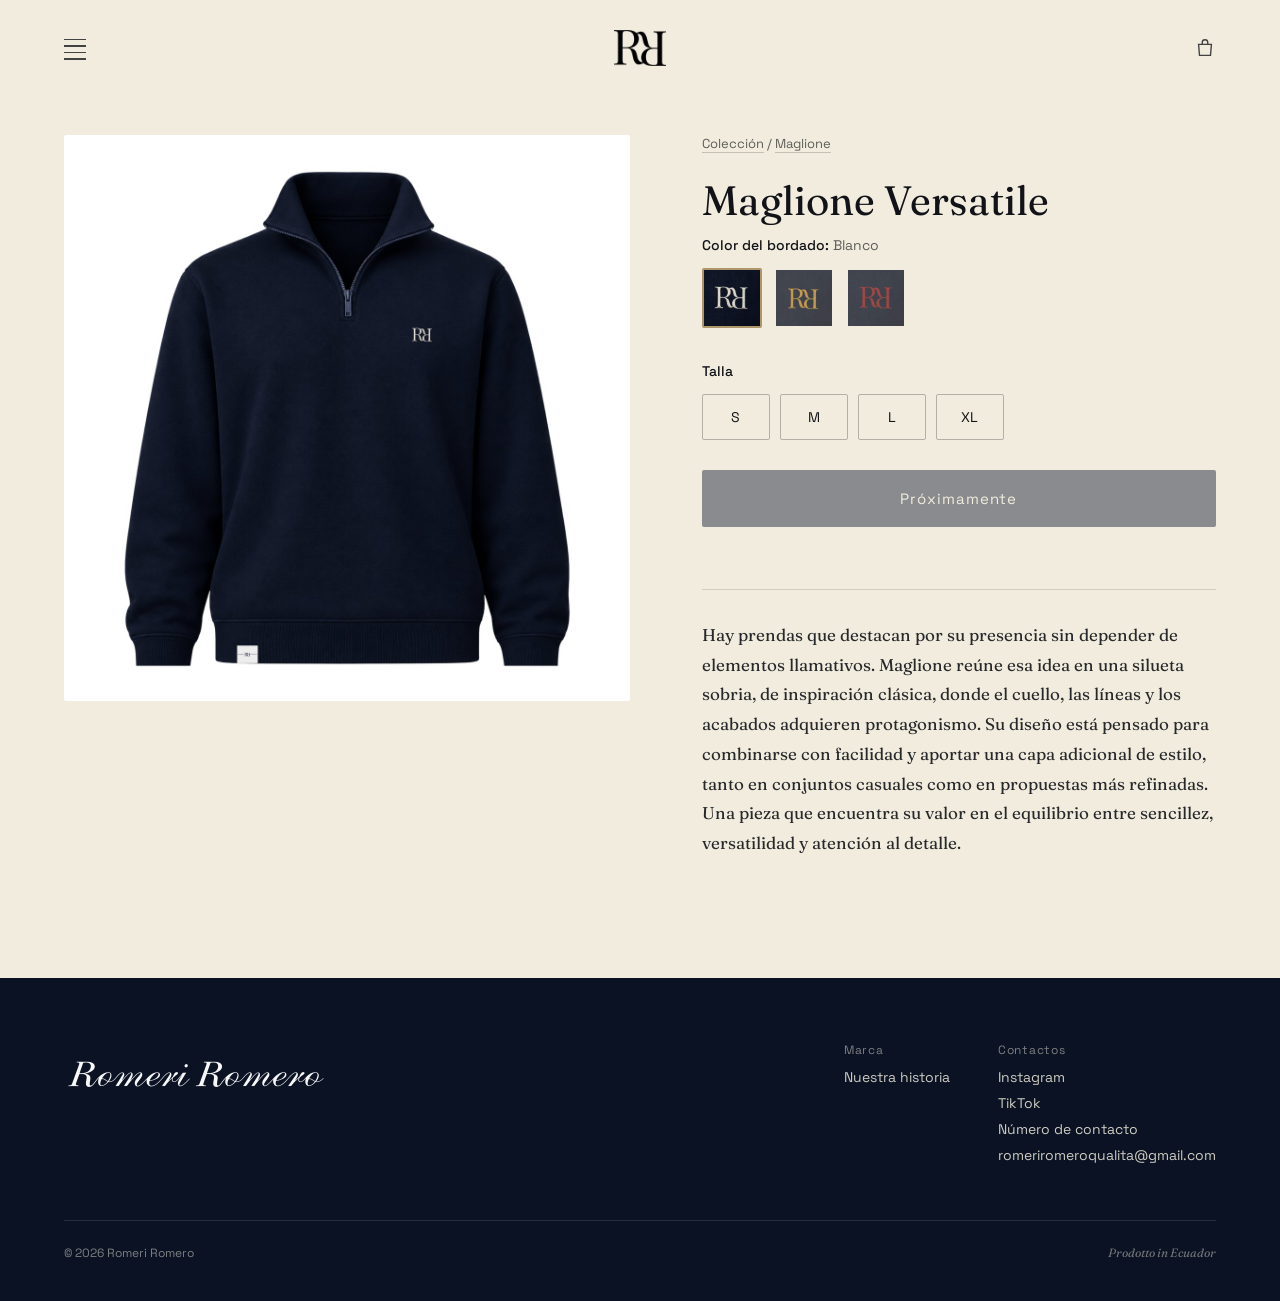
<file: producto-maglione-versatile.html>
<!DOCTYPE html>
<html lang="es">
<head>
<meta charset="UTF-8">
<meta name="viewport" content="width=device-width, initial-scale=1.0, viewport-fit=cover">
<title>Maglione Versatile | Romeri Romero</title>
<meta name="description" content="Maglione Versatile. Hay prendas que destacan por su presencia sin depender de elementos llamativos.">
<meta name="author" content="Romeri Romero">
<link rel="canonical" href="https://romeriromero.com/producto-maglione-versatile.html">
<meta property="og:type" content="website">
<meta property="og:title" content="Maglione Versatile | Romeri Romero">
<meta property="og:description" content="Maglione Versatile. Hay prendas que destacan por su presencia sin depender de elementos llamativos.">
<meta property="og:url" content="https://romeriromero.com/producto-maglione-versatile.html">
<meta property="og:locale" content="es_EC">
<meta name="twitter:card" content="summary_large_image">
<meta name="twitter:title" content="Maglione Versatile | Romeri Romero">
<meta name="twitter:description" content="Maglione Versatile. Hay prendas que destacan por su presencia sin depender de elementos llamativos.">
<link rel="icon" type="image/png" sizes="32x32" href="favicon-32.png">
<link rel="icon" type="image/png" sizes="512x512" href="favicon-512.png">
<link rel="apple-touch-icon" sizes="180x180" href="apple-touch-icon.png">
<meta name="theme-color" content="#0E1830">
<link rel="preconnect" href="https://fonts.googleapis.com">
<link href="https://fonts.googleapis.com/css2?family=Fraunces:ital,opsz,wght@0,9..144,300;0,9..144,400;0,9..144,500;1,9..144,400&family=Space+Grotesk:wght@400;500;600&display=swap" rel="stylesheet">
<style>

:root{
  --ink:#111318;
  --navy:#0E1830;
  --navy-deep:#0A1224;
  --navy-mid:#152244;
  --bone:#F1ECDD;
  --bone-dim:#E8E1CE;
  --gold:#AD966A;
}
*{margin:0;padding:0;box-sizing:border-box;}
body{
  background:var(--bone);
  color:var(--ink);
  font-family:'Space Grotesk',sans-serif;
  -webkit-font-smoothing:antialiased;
}
h1,h2,h3,.serif{font-family:'Fraunces',serif;}
.visually-hidden{
  position:absolute;width:1px;height:1px;padding:0;margin:-1px;
  overflow:hidden;clip:rect(0,0,0,0);white-space:nowrap;border:0;
}
a{color:inherit;}

/* PAGE HEADER (subpages without hero photo) */
.page-header{
  background:var(--navy);
  color:var(--bone);
  padding:90px 5vw 70px;
  text-align:center;
}
.page-header .eyebrow{
  font-size:13px;letter-spacing:0.14em;color:var(--gold);margin-bottom:16px;
}
.page-header h1{
  font-size:clamp(30px,4vw,52px);font-weight:300;
}
.page-header .back{
  display:inline-block;margin-top:22px;font-size:13px;opacity:0.7;text-decoration:none;color:var(--bone);
  border-bottom:1px solid rgba(241,236,221,0.4);
  padding-bottom:2px;
}
.page-header .back:hover{opacity:1;}

/* SECTION HEAD (shared pattern: title left, note right, divider) */
.section-head{
  display:flex;justify-content:space-between;align-items:flex-end;
  margin-bottom:48px;border-bottom:1px solid rgba(17,19,24,0.15);padding-bottom:24px;
}
.section-head h3{font-size:clamp(26px,3vw,36px);font-weight:400;}
.section-head p{font-size:14px;max-width:300px;text-align:right;opacity:0.7;line-height:1.5;}
@media(max-width:560px){
  .section-head{flex-direction:column;align-items:flex-start;gap:14px;}
  .section-head p{text-align:left;}
}

/* COLECCION (category cards on home) */
.collection{padding:130px 5vw;max-width:1800px;margin:0 auto;}
.cat-grid{display:grid;grid-template-columns:repeat(3,1fr);gap:32px;}
.cat-card{display:block;text-decoration:none;color:inherit;}
.cat-card .swatch{
  aspect-ratio:3/4;border-radius:2px;margin-bottom:18px;
  display:flex;align-items:flex-end;padding:22px;position:relative;
  transition:opacity 0.2s ease;
}
.cat-card:hover .swatch{opacity:0.88;}
.cat-card .swatch span{font-size:12px;letter-spacing:0.08em;color:var(--bone);opacity:0.8;}
.swatch.a{background:linear-gradient(155deg,var(--navy-mid) 0%,var(--navy) 100%);}
.swatch.b{background:linear-gradient(155deg,var(--navy) 0%,var(--navy-deep) 100%);}
.swatch.c{background:linear-gradient(155deg,var(--navy-deep) 0%,#070C18 100%);}
.cat-card h4{font-family:'Fraunces',serif;font-size:20px;font-weight:400;margin-bottom:6px;}
.cat-card .meta{font-size:13px;opacity:0.65;}
@media(max-width:760px){.cat-grid{grid-template-columns:1fr;}}

/* COMO COMPRAR (steps) */
.comprar-steps-section{background:var(--bone);color:var(--ink);padding:120px 5vw;}
.comprar-steps-inner{max-width:1800px;margin:0 auto;}
.comprar-steps-inner .section-head{border-bottom-color:rgba(17,19,24,0.15);}
.comprar-steps-inner .section-head h3{color:var(--ink);}
.comprar-steps-inner .section-head p{color:var(--ink);}
.pasos{display:grid;grid-template-columns:repeat(4,1fr);gap:36px;}
.paso .num{font-family:'Fraunces',serif;font-size:14px;color:var(--gold);letter-spacing:0.1em;margin-bottom:14px;}
.paso h4{font-family:'Fraunces',serif;font-weight:400;font-size:19px;margin-bottom:10px;color:var(--ink);}
.paso p{font-size:14px;line-height:1.7;color:var(--ink);opacity:0.72;}
@media(max-width:1000px){.pasos{grid-template-columns:repeat(2,1fr);gap:32px;}}
@media(max-width:560px){.pasos{grid-template-columns:1fr;}}

/* NOTA HECHO A PEDIDO */
.hecho-a-pedido{
  max-width:1800px;margin:0 auto;
  padding:0 5vw 60px;
}
.hecho-a-pedido blockquote{
  font-family:'Fraunces',serif;
  font-style:italic;
  font-weight:300;
  font-size:clamp(17px,1.6vw,20px);
  line-height:1.7;
  color:var(--bone);
  opacity:0.88;
  max-width:70ch;
  border-left:2px solid var(--gold);
  padding-left:28px;
}

/* COMPRAR FORM PAGE */
.comprar{background:var(--navy-deep);color:var(--bone);padding:90px 5vw 130px;}
.comprar-inner{max-width:1800px;margin:0 auto;}
.comprar-cols{display:grid;grid-template-columns:1fr 1fr;gap:56px;align-items:start;}
.panel{border:1px solid rgba(241,236,221,0.18);padding:34px;border-radius:2px;}
.panel h4{font-family:'Fraunces',serif;font-weight:400;font-size:21px;margin-bottom:8px;}
.panel .hint{font-size:13px;opacity:0.6;line-height:1.6;margin-bottom:24px;}
.campo{margin-bottom:18px;}
.campo label{display:block;font-size:12px;letter-spacing:0.08em;opacity:0.65;margin-bottom:7px;}
.campo input,.campo select,.campo textarea{
  width:100%;background:transparent;border:1px solid rgba(241,236,221,0.28);color:var(--bone);
  font-family:'Space Grotesk',sans-serif;font-size:14px;padding:11px 13px;border-radius:2px;
}
.campo input:focus,.campo select:focus,.campo textarea:focus{outline:none;border-color:var(--gold);}
.campo select option{background:var(--navy-deep);color:var(--bone);}
.btn{
  display:inline-block;width:100%;text-align:center;background:var(--bone);color:var(--navy-deep);
  border:none;font-family:'Space Grotesk',sans-serif;font-size:14px;letter-spacing:0.06em;
  padding:14px 20px;border-radius:2px;cursor:pointer;margin-top:6px;
}
.btn:hover{opacity:0.88;}
.datos-fila{display:flex;justify-content:space-between;gap:16px;padding:13px 0;border-bottom:1px solid rgba(241,236,221,0.12);font-size:14px;}
.datos-fila span:first-child{opacity:0.6;}
.datos-fila span:last-child{text-align:right;}
.nota{font-size:13px;line-height:1.7;opacity:0.6;margin-top:22px;}
.nota-italic{font-family:'Fraunces',serif;font-style:italic;font-size:14px;opacity:0.7;margin-top:26px;}
@media(max-width:1000px){.comprar-cols{grid-template-columns:1fr;gap:32px;}}
@media(max-width:560px){.panel{padding:26px 22px;}}

/* PLACEHOLDER (category subpages, no products yet) */
.placeholder-wrap{max-width:1800px;margin:0 auto;padding:100px 5vw 140px;text-align:center;}
.placeholder-wrap .ph-box{
  max-width:520px;margin:0 auto;padding:56px 40px;border:1px solid rgba(17,19,24,0.15);border-radius:2px;
}
.placeholder-wrap .ph-box .serif{font-size:22px;font-weight:400;margin-bottom:14px;}
.placeholder-wrap .ph-box p{font-size:14px;line-height:1.7;opacity:0.75;}

/* HISTORIA PAGE */
.marca{padding:90px 5vw 140px;max-width:1800px;margin:0 auto;}
.marca-body{display:grid;grid-template-columns:0.7fr 1.3fr;gap:56px;align-items:center;}
.marca .gallery{display:grid;grid-template-columns:1fr 1fr;gap:10px;}
.marca .gallery img{width:100%;aspect-ratio:4/5;object-fit:cover;border-radius:2px;display:block;}
.marca blockquote{
  font-family:'Fraunces',serif;font-size:clamp(22px,2.8vw,34px);font-weight:300;font-style:italic;
  line-height:1.4;color:var(--ink);margin-bottom:36px;max-width:22ch;
}
.marca p{font-size:15px;line-height:1.8;color:var(--ink);opacity:0.82;margin-bottom:20px;max-width:56ch;}
.marca .prodotto-line{font-style:italic;font-family:'Fraunces',serif;font-size:14px;opacity:0.6;margin-top:8px;}
@media(max-width:760px){.marca-body{grid-template-columns:1fr;gap:36px;}}

/* HERO (home only) */
.hero{width:100%;line-height:0;}
.hero img.hero-shot{width:100%;height:auto;display:block;}

/* FOOTER */
footer{background:var(--navy-deep);color:var(--bone);padding:64px 5vw 40px;}
footer .foot-top, footer .foot-bottom{max-width:1800px;margin-left:auto;margin-right:auto;}
.foot-top{
  display:flex;justify-content:space-between;align-items:flex-start;
  padding-bottom:48px;border-bottom:1px solid rgba(241,236,221,0.12);
}
.foot-top img.foot-wordmark{width:min(260px,55vw);height:auto;display:block;}
.foot-links{display:flex;gap:48px;font-size:14px;flex-wrap:wrap;}
.foot-links div span{display:block;opacity:0.5;margin-bottom:10px;font-size:12px;letter-spacing:0.06em;}
.foot-links div a{display:block;color:var(--bone);text-decoration:none;opacity:0.85;margin-bottom:8px;font-size:14px;}
.foot-links div a:hover{opacity:1;}
.foot-bottom{display:flex;justify-content:space-between;align-items:center;padding-top:24px;font-size:12px;opacity:0.5;}
.foot-bottom .prodotto{font-style:italic;font-family:'Fraunces',serif;opacity:0.9;}
@media(max-width:760px){
  .foot-top{flex-direction:column;gap:32px;}
  .foot-links{flex-wrap:wrap;gap:32px;}
}


  /* PRODUCTOS */
  .product-list{
    max-width:1800px;margin:0 auto;padding:10px 5vw 120px;
    display:flex;flex-wrap:wrap;gap:56px;justify-content:center;
  }
  .product-block{max-width:440px;flex:1 1 320px;}
  .product-block .product-main{
    aspect-ratio:1/1;overflow:hidden;border-radius:2px;margin-bottom:18px;background:var(--navy);
  }
  .product-block .product-main img{width:100%;height:100%;object-fit:cover;display:block;}
  .product-block h4{font-family:'Fraunces',serif;font-weight:400;font-size:20px;margin-bottom:4px;}
  .product-block .meta{font-size:13px;opacity:0.6;margin-bottom:16px;}
  .swatches{display:flex;gap:10px;flex-wrap:wrap;}
  .swatch-thumb{
    width:52px;height:52px;object-fit:cover;border-radius:2px;cursor:pointer;
    border:2px solid transparent;opacity:0.8;display:block;
  }
  .swatch-thumb:hover{opacity:1;}
  .swatch-thumb.active{border-color:var(--gold);opacity:1;}


/* ===== CATALOGO POR LINEA ===== */
.prod-card{display:block;max-width:440px;flex:1 1 320px;text-decoration:none;color:inherit;}
.prod-card .prod-card-img{aspect-ratio:1/1;overflow:hidden;border-radius:2px;margin-bottom:18px;background:var(--navy);}
.prod-card .prod-card-img img{width:100%;height:100%;object-fit:cover;display:block;transition:opacity .2s ease;}
.prod-card:hover .prod-card-img img{opacity:.9;}
.prod-card h4{font-family:'Fraunces',serif;font-weight:400;font-size:21px;}
.prod-card:focus-visible{outline:2px solid var(--gold);outline-offset:6px;}

/* ===== PAGINA DE PRODUCTO ===== */
.pdp{max-width:1400px;margin:0 auto;padding:40px 5vw 120px;display:grid;grid-template-columns:minmax(0,1.1fr) minmax(0,1fr);gap:72px;align-items:start;}
.pdp-media{position:sticky;top:24px;}
.pdp-media img{width:100%;aspect-ratio:1/1;object-fit:cover;display:block;border-radius:2px;background:var(--navy);}
.crumbs{font-size:13px;opacity:.65;margin-bottom:26px;}
.crumbs a{text-decoration:none;border-bottom:1px solid rgba(17,19,24,.3);}
.crumbs a:hover{opacity:1;}
.pdp h1{font-family:'Fraunces',serif;font-weight:400;font-size:clamp(30px,3.2vw,44px);line-height:1.12;margin-bottom:12px;}
.pdp-price{font-size:20px;margin-bottom:38px;}
.opt-label{font-size:14px;margin-bottom:14px;}
.opt-label b{font-weight:500;}
.opt-label span{opacity:.65;margin-left:4px;}
.chips{display:flex;gap:14px;margin-bottom:34px;}
.chip{width:36px;height:36px;border-radius:50%;border:1px solid rgba(17,19,24,.28);cursor:pointer;padding:0;}
.chip[aria-pressed="true"]{outline:2px solid var(--ink);outline-offset:3px;}
.sw-row{display:flex;gap:12px;flex-wrap:wrap;margin-bottom:34px;}
.sw-thumb{width:60px;height:60px;padding:0;border:2px solid transparent;background:none;border-radius:2px;cursor:pointer;opacity:.78;overflow:hidden;}
.sw-thumb img{width:100%;height:100%;object-fit:cover;display:block;}
.sw-thumb:hover{opacity:1;}
.sw-thumb[aria-pressed="true"]{border-color:var(--gold);opacity:1;}
.sizes{display:flex;gap:10px;flex-wrap:wrap;margin-bottom:30px;}
.size{min-width:68px;padding:13px 0;border:1px solid rgba(17,19,24,.28);background:transparent;font-family:'Space Grotesk',sans-serif;font-size:14px;color:var(--ink);cursor:pointer;border-radius:2px;}
.size:hover{border-color:var(--ink);}
.size[aria-pressed="true"]{background:var(--navy);border-color:var(--navy);color:var(--bone);}
.link-btn{background:none;border:none;padding:0;font-family:'Space Grotesk',sans-serif;font-size:14px;color:var(--ink);cursor:pointer;border-bottom:1px solid rgba(17,19,24,.45);padding-bottom:2px;}
.link-btn:hover{border-bottom-color:var(--ink);}
.ini-trigger-row{margin-bottom:34px;}
.ini-summary{font-size:14px;line-height:1.6;margin-bottom:34px;padding:16px 18px;border:1px solid rgba(17,19,24,.18);border-radius:2px;}
.ini-summary b{font-family:'Fraunces',serif;font-weight:500;font-size:17px;letter-spacing:.08em;}
.ini-summary .ini-actions{display:flex;gap:20px;margin-top:10px;}
.buy{display:block;width:100%;background:var(--navy);color:var(--bone);padding:19px 20px;text-align:center;border:none;font-family:'Space Grotesk',sans-serif;font-size:15px;letter-spacing:.06em;cursor:pointer;border-radius:2px;}
.buy:hover{background:var(--navy-mid);}
.buy-msg{min-height:22px;font-size:13px;color:#9B2C2C;margin-top:10px;}
.pdp-bio{margin-top:30px;padding-top:30px;border-top:1px solid rgba(17,19,24,.15);font-family:'Fraunces',serif;font-size:17px;line-height:1.75;max-width:54ch;opacity:.9;}
.pdp button:focus-visible,.ini-drawer button:focus-visible,.ini-drawer input:focus-visible,.guide-modal button:focus-visible{outline:2px solid var(--gold);outline-offset:3px;}
@media(max-width:900px){
  .pdp{grid-template-columns:1fr;gap:34px;padding-top:24px;}
  .pdp-media{position:static;}
}

/* ===== PANEL DE INICIALES ===== */
.ini-overlay{position:fixed;inset:0;background:rgba(10,14,24,.45);opacity:0;pointer-events:none;transition:opacity .25s ease;z-index:100;}
.ini-overlay.active{opacity:1;pointer-events:auto;}
.ini-drawer{position:fixed;top:0;right:0;height:100%;width:min(520px,100vw);background:var(--bone);transform:translateX(100%);transition:transform .3s ease;z-index:101;padding:64px 40px 40px;overflow-y:auto;box-shadow:-10px 0 40px rgba(0,0,0,.2);visibility:hidden;}
.ini-drawer.active{transform:translateX(0);visibility:visible;}
.ini-drawer .contact-close{top:22px;right:26px;}
.ini-drawer h2{font-family:'Fraunces',serif;font-weight:400;font-size:28px;margin-bottom:34px;}
.ini-block{margin-bottom:30px;}
.ini-head{display:flex;justify-content:space-between;align-items:baseline;margin-bottom:12px;font-size:14px;}
.ini-head b{font-weight:500;}
.ini-head span{opacity:.65;margin-left:4px;}
.pos-btn{border:1px solid var(--ink);background:transparent;padding:11px 20px;font-family:'Space Grotesk',sans-serif;font-size:14px;color:var(--ink);border-radius:2px;cursor:default;}
.style-row{display:flex;gap:12px;flex-wrap:wrap;}
.style-opt{width:112px;height:60px;border:1px solid rgba(17,19,24,.28);background:#fff;border-radius:2px;cursor:pointer;display:flex;align-items:center;justify-content:center;padding:10px 14px;}
.style-opt img{max-width:100%;max-height:100%;display:block;}
.style-opt[aria-pressed="true"]{border:2px solid var(--ink);padding:9px 13px;}
.ini-input{width:100%;background:#fff;border:1px solid rgba(17,19,24,.28);font-family:'Space Grotesk',sans-serif;font-size:15px;padding:16px 16px;border-radius:2px;color:var(--ink);text-transform:uppercase;}
.ini-input::placeholder{text-transform:none;color:rgba(17,19,24,.5);}
.ini-input:focus{outline:none;border-color:var(--ink);}
.ini-note{font-size:13px;opacity:.65;margin-top:10px;line-height:1.5;}
.ini-preview{margin-top:18px;min-height:56px;display:flex;align-items:center;font-family:'Fraunces',serif;font-size:36px;}
.ini-preview.empty{opacity:.22;}
.ini-preview.sp-wide{letter-spacing:.32em;}
.ini-preview.sp-tight{letter-spacing:0;}
.ini-preview.sp-num{letter-spacing:.1em;}
.ini-error{min-height:22px;font-size:13px;color:#9B2C2C;margin:6px 0 14px;}
.ini-drawer .buy{margin-top:0;}

/* ===== GUIA DE COLOCACION ===== */
.guide-modal{position:fixed;inset:0;z-index:110;background:rgba(10,14,24,.7);display:none;align-items:center;justify-content:center;padding:4vh 4vw;}
.guide-modal.active{display:flex;}
.guide-modal img{max-width:min(92vw,86vh);max-height:90vh;display:block;border-radius:2px;background:#EEEDE6;}
.guide-modal .guide-close{position:absolute;top:18px;right:26px;background:none;border:none;color:var(--bone);font-size:34px;line-height:1;cursor:pointer;}
@media(prefers-reduced-motion:reduce){
  .ini-overlay,.ini-drawer,.prod-card .prod-card-img img{transition:none;}
}

</style>
<link rel="stylesheet" href="menu.css?v=2">
<link rel="stylesheet" href="cart.css?v=1">
</head>
<body>

<header class="site-nav">
  <div class="nav-left">
    <button type="button" class="menu-toggle" aria-label="Abrir menú" aria-expanded="false" aria-controls="menuDrawer"><span></span><span></span><span></span><span></span></button>
  </div>
  <div class="nav-logo"><a href="index.html" aria-label="Romeri Romero, ir al inicio"><img src="img/nav-logo.png" alt="Romeri Romero"></a></div>
  <div class="nav-right"></div>
</header>

<div class="pdp">
  <div class="pdp-media"><img id="mainImg" src="img/maglione-versatile.jpg" alt="Maglione Versatile"></div>
  <div class="pdp-info">
    <div class="crumbs"><a href="index.html#coleccion">Colección</a> / <a href="coleccion-maglione.html">Maglione</a></div>
    <h1>Maglione Versatile</h1>
    <div class="pdp-price" id="pdpPrice"></div>

    <div class="opt-label"><b>Color del bordado:</b><span id="colorName"></span></div>
    <div class="sw-row" id="swatches"></div>

    <div class="opt-label"><b>Talla</b></div>
    <div class="sizes"><button class="size" type="button" data-size="S" aria-pressed="false">S</button><button class="size" type="button" data-size="M" aria-pressed="false">M</button><button class="size" type="button" data-size="L" aria-pressed="false">L</button><button class="size" type="button" data-size="XL" aria-pressed="false">XL</button></div>

    <button class="buy" id="buyBtn" type="button">Comprar</button>
    <div class="buy-msg" id="buyMsg" role="alert"></div>

    <p class="pdp-bio">Hay prendas que destacan por su presencia sin depender de elementos llamativos. Maglione reúne esa idea en una silueta sobria, de inspiración clásica, donde el cuello, las líneas y los acabados adquieren protagonismo. Su diseño está pensado para combinarse con facilidad y aportar una capa adicional de estilo, tanto en conjuntos casuales como en propuestas más refinadas. Una pieza que encuentra su valor en el equilibrio entre sencillez, versatilidad y atención al detalle.</p>
  </div>
</div>

<script>window.PRODUCT = {"name": "Maglione Versatile", "price": null, "variants": [{"name": "Blanco", "thumb": "img/bordado-polo-maglione-blanco.jpg", "img": "img/maglione-versatile.jpg"}, {"name": "Dorado", "thumb": "img/bordado-polo-maglione-dorado.jpg", "img": "img/maglione-versatile-dorado.jpg"}, {"name": "Rojo", "thumb": "img/bordado-polo-maglione-rojo.jpg", "img": "img/maglione-versatile-rojo.jpg"}], "initialColors": []};</script>

<script>
(function(){
  var INITIALS_PRICE = 7;

  var P = window.PRODUCT;
  var state = {size: null, initials: null};
  var $ = function(id){return document.getElementById(id);};

  function money(n){return '$' + n.toFixed(2);}
  function renderPrice(){
    var el = $('pdpPrice');
    if(P.price === null){ el.style.display = 'none'; return; }
    el.textContent = money(P.price + (state.initials ? INITIALS_PRICE : 0));
  }

  // color del bordado: cambia la foto de la prenda
  if(P.variants.length){
    var wrap = $('swatches'), mainImg = $('mainImg');
    var pick = function(i){
      var v = P.variants[i];
      mainImg.src = v.img;
      mainImg.alt = P.name + ' con bordado ' + v.name.toLowerCase();
      $('colorName').textContent = v.name;
      wrap.querySelectorAll('.sw-thumb').forEach(function(b, k){ b.setAttribute('aria-pressed', k === i ? 'true' : 'false'); });
    };
    P.variants.forEach(function(v, i){
      var b = document.createElement('button');
      b.type = 'button'; b.className = 'sw-thumb'; b.title = v.name;
      b.setAttribute('aria-label', 'Bordado ' + v.name.toLowerCase());
      var t = document.createElement('img'); t.src = v.thumb; t.alt = '';
      b.appendChild(t);
      b.addEventListener('click', function(){ pick(i); });
      wrap.appendChild(b);
      new Image().src = v.img;
    });
    pick(0);
  }

  // tallas
  var sizeBtns = document.querySelectorAll('.size');
  sizeBtns.forEach(function(b){
    b.addEventListener('click', function(){
      state.size = b.dataset.size;
      sizeBtns.forEach(function(x){ x.setAttribute('aria-pressed', x === b ? 'true' : 'false'); });
      $('buyMsg').textContent = '';
    });
  });

  // ---- comprar ----
  $('buyBtn').addEventListener('click', function(){
    if(!state.size){
      $('buyMsg').textContent = 'Elige una talla para continuar.';
      document.querySelector('.size').focus();
      return;
    }
    RRCart.addFromProduct(P, state, typeof INITIALS_PRICE === 'number' ? INITIALS_PRICE : 0);
  });

  renderPrice();
})();
</script>

<footer>
  <div class="foot-top">
    <img loading="lazy" decoding="async" class="foot-wordmark" src="img/wordmark.png" alt="Romeri Romero">
    <div class="foot-links">
      <div>
        <span>Marca</span>
        <a href="historia.html">Nuestra historia</a>
      </div>
      <div>
        <span>Contactos</span>
        <a href="https://instagram.com/romeriromero_" target="_blank" rel="noopener">Instagram</a>
        <a href="https://tiktok.com/@romeriromero_" target="_blank" rel="noopener">TikTok</a>
        <a href="https://wa.me/593990550832" target="_blank" rel="noopener">Número de contacto</a>
        <a href="mailto:romeriromeroqualita@gmail.com">romeriromeroqualita@gmail.com</a>
      </div>
    </div>
  </div>
  <div class="foot-bottom">
    <span>© 2026 Romeri Romero</span>
    <span class="prodotto">Prodotto in Ecuador</span>
  </div>
</footer>


<script src="menu.js?v=3" defer></script>
<script src="cart.js?v=1" defer></script>
</body>
</html>
</file>
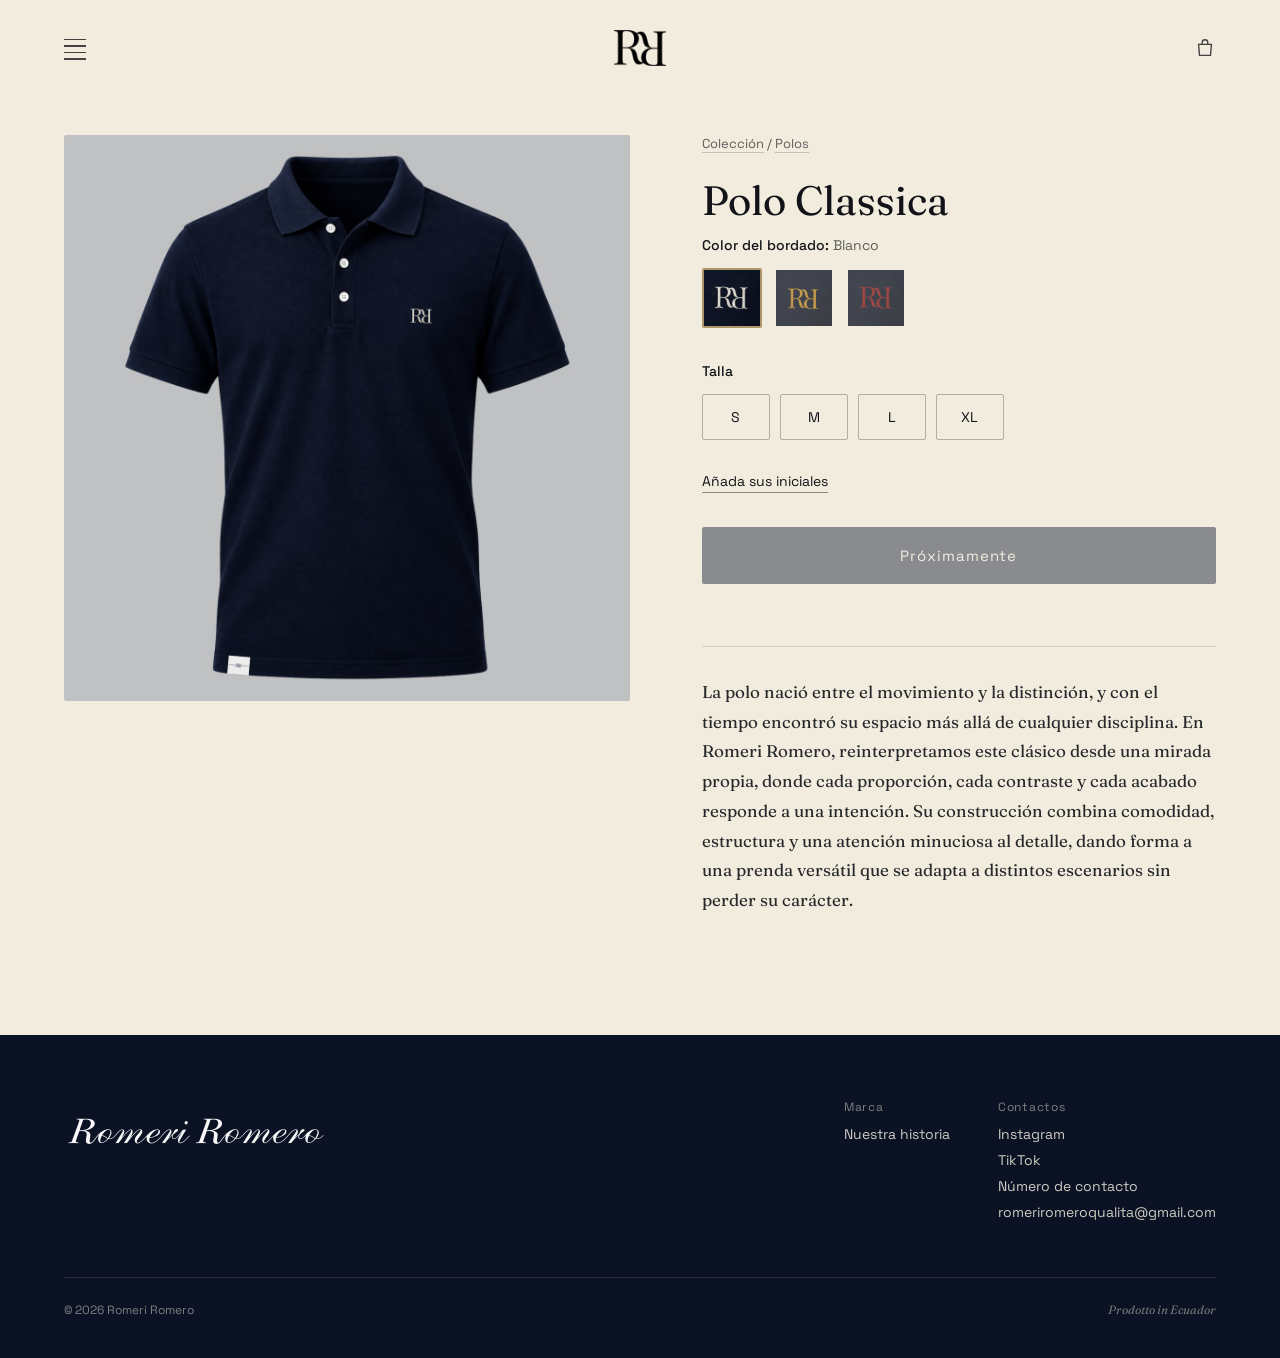
<file: producto-polo-classica.html>
<!DOCTYPE html>
<html lang="es">
<head>
<meta charset="UTF-8">
<meta name="viewport" content="width=device-width, initial-scale=1.0, viewport-fit=cover">
<title>Polo Classica | Romeri Romero</title>
<meta name="description" content="Polo Classica. La polo nació entre el movimiento y la distinción, y con el tiempo encontró su espacio más allá de cualquier disciplina.">
<meta name="author" content="Romeri Romero">
<link rel="canonical" href="https://romeriromero.com/producto-polo-classica.html">
<meta property="og:type" content="website">
<meta property="og:title" content="Polo Classica | Romeri Romero">
<meta property="og:description" content="Polo Classica. La polo nació entre el movimiento y la distinción, y con el tiempo encontró su espacio más allá de cualquier disciplina.">
<meta property="og:url" content="https://romeriromero.com/producto-polo-classica.html">
<meta property="og:locale" content="es_EC">
<meta name="twitter:card" content="summary_large_image">
<meta name="twitter:title" content="Polo Classica | Romeri Romero">
<meta name="twitter:description" content="Polo Classica. La polo nació entre el movimiento y la distinción, y con el tiempo encontró su espacio más allá de cualquier disciplina.">
<link rel="icon" type="image/png" sizes="32x32" href="favicon-32.png">
<link rel="icon" type="image/png" sizes="512x512" href="favicon-512.png">
<link rel="apple-touch-icon" sizes="180x180" href="apple-touch-icon.png">
<meta name="theme-color" content="#0E1830">
<link rel="preconnect" href="https://fonts.googleapis.com">
<link href="https://fonts.googleapis.com/css2?family=Fraunces:ital,opsz,wght@0,9..144,300;0,9..144,400;0,9..144,500;1,9..144,400&family=Space+Grotesk:wght@400;500;600&display=swap" rel="stylesheet">
<style>

:root{
  --ink:#111318;
  --navy:#0E1830;
  --navy-deep:#0A1224;
  --navy-mid:#152244;
  --bone:#F1ECDD;
  --bone-dim:#E8E1CE;
  --gold:#AD966A;
}
*{margin:0;padding:0;box-sizing:border-box;}
body{
  background:var(--bone);
  color:var(--ink);
  font-family:'Space Grotesk',sans-serif;
  -webkit-font-smoothing:antialiased;
}
h1,h2,h3,.serif{font-family:'Fraunces',serif;}
.visually-hidden{
  position:absolute;width:1px;height:1px;padding:0;margin:-1px;
  overflow:hidden;clip:rect(0,0,0,0);white-space:nowrap;border:0;
}
a{color:inherit;}

/* PAGE HEADER (subpages without hero photo) */
.page-header{
  background:var(--navy);
  color:var(--bone);
  padding:90px 5vw 70px;
  text-align:center;
}
.page-header .eyebrow{
  font-size:13px;letter-spacing:0.14em;color:var(--gold);margin-bottom:16px;
}
.page-header h1{
  font-size:clamp(30px,4vw,52px);font-weight:300;
}
.page-header .back{
  display:inline-block;margin-top:22px;font-size:13px;opacity:0.7;text-decoration:none;color:var(--bone);
  border-bottom:1px solid rgba(241,236,221,0.4);
  padding-bottom:2px;
}
.page-header .back:hover{opacity:1;}

/* SECTION HEAD (shared pattern: title left, note right, divider) */
.section-head{
  display:flex;justify-content:space-between;align-items:flex-end;
  margin-bottom:48px;border-bottom:1px solid rgba(17,19,24,0.15);padding-bottom:24px;
}
.section-head h3{font-size:clamp(26px,3vw,36px);font-weight:400;}
.section-head p{font-size:14px;max-width:300px;text-align:right;opacity:0.7;line-height:1.5;}
@media(max-width:560px){
  .section-head{flex-direction:column;align-items:flex-start;gap:14px;}
  .section-head p{text-align:left;}
}

/* COLECCION (category cards on home) */
.collection{padding:130px 5vw;max-width:1800px;margin:0 auto;}
.cat-grid{display:grid;grid-template-columns:repeat(3,1fr);gap:32px;}
.cat-card{display:block;text-decoration:none;color:inherit;}
.cat-card .swatch{
  aspect-ratio:3/4;border-radius:2px;margin-bottom:18px;
  display:flex;align-items:flex-end;padding:22px;position:relative;
  transition:opacity 0.2s ease;
}
.cat-card:hover .swatch{opacity:0.88;}
.cat-card .swatch span{font-size:12px;letter-spacing:0.08em;color:var(--bone);opacity:0.8;}
.swatch.a{background:linear-gradient(155deg,var(--navy-mid) 0%,var(--navy) 100%);}
.swatch.b{background:linear-gradient(155deg,var(--navy) 0%,var(--navy-deep) 100%);}
.swatch.c{background:linear-gradient(155deg,var(--navy-deep) 0%,#070C18 100%);}
.cat-card h4{font-family:'Fraunces',serif;font-size:20px;font-weight:400;margin-bottom:6px;}
.cat-card .meta{font-size:13px;opacity:0.65;}
@media(max-width:760px){.cat-grid{grid-template-columns:1fr;}}

/* COMO COMPRAR (steps) */
.comprar-steps-section{background:var(--bone);color:var(--ink);padding:120px 5vw;}
.comprar-steps-inner{max-width:1800px;margin:0 auto;}
.comprar-steps-inner .section-head{border-bottom-color:rgba(17,19,24,0.15);}
.comprar-steps-inner .section-head h3{color:var(--ink);}
.comprar-steps-inner .section-head p{color:var(--ink);}
.pasos{display:grid;grid-template-columns:repeat(4,1fr);gap:36px;}
.paso .num{font-family:'Fraunces',serif;font-size:14px;color:var(--gold);letter-spacing:0.1em;margin-bottom:14px;}
.paso h4{font-family:'Fraunces',serif;font-weight:400;font-size:19px;margin-bottom:10px;color:var(--ink);}
.paso p{font-size:14px;line-height:1.7;color:var(--ink);opacity:0.72;}
@media(max-width:1000px){.pasos{grid-template-columns:repeat(2,1fr);gap:32px;}}
@media(max-width:560px){.pasos{grid-template-columns:1fr;}}

/* NOTA HECHO A PEDIDO */
.hecho-a-pedido{
  max-width:1800px;margin:0 auto;
  padding:0 5vw 60px;
}
.hecho-a-pedido blockquote{
  font-family:'Fraunces',serif;
  font-style:italic;
  font-weight:300;
  font-size:clamp(17px,1.6vw,20px);
  line-height:1.7;
  color:var(--bone);
  opacity:0.88;
  max-width:70ch;
  border-left:2px solid var(--gold);
  padding-left:28px;
}

/* COMPRAR FORM PAGE */
.comprar{background:var(--navy-deep);color:var(--bone);padding:90px 5vw 130px;}
.comprar-inner{max-width:1800px;margin:0 auto;}
.comprar-cols{display:grid;grid-template-columns:1fr 1fr;gap:56px;align-items:start;}
.panel{border:1px solid rgba(241,236,221,0.18);padding:34px;border-radius:2px;}
.panel h4{font-family:'Fraunces',serif;font-weight:400;font-size:21px;margin-bottom:8px;}
.panel .hint{font-size:13px;opacity:0.6;line-height:1.6;margin-bottom:24px;}
.campo{margin-bottom:18px;}
.campo label{display:block;font-size:12px;letter-spacing:0.08em;opacity:0.65;margin-bottom:7px;}
.campo input,.campo select,.campo textarea{
  width:100%;background:transparent;border:1px solid rgba(241,236,221,0.28);color:var(--bone);
  font-family:'Space Grotesk',sans-serif;font-size:14px;padding:11px 13px;border-radius:2px;
}
.campo input:focus,.campo select:focus,.campo textarea:focus{outline:none;border-color:var(--gold);}
.campo select option{background:var(--navy-deep);color:var(--bone);}
.btn{
  display:inline-block;width:100%;text-align:center;background:var(--bone);color:var(--navy-deep);
  border:none;font-family:'Space Grotesk',sans-serif;font-size:14px;letter-spacing:0.06em;
  padding:14px 20px;border-radius:2px;cursor:pointer;margin-top:6px;
}
.btn:hover{opacity:0.88;}
.datos-fila{display:flex;justify-content:space-between;gap:16px;padding:13px 0;border-bottom:1px solid rgba(241,236,221,0.12);font-size:14px;}
.datos-fila span:first-child{opacity:0.6;}
.datos-fila span:last-child{text-align:right;}
.nota{font-size:13px;line-height:1.7;opacity:0.6;margin-top:22px;}
.nota-italic{font-family:'Fraunces',serif;font-style:italic;font-size:14px;opacity:0.7;margin-top:26px;}
@media(max-width:1000px){.comprar-cols{grid-template-columns:1fr;gap:32px;}}
@media(max-width:560px){.panel{padding:26px 22px;}}

/* PLACEHOLDER (category subpages, no products yet) */
.placeholder-wrap{max-width:1800px;margin:0 auto;padding:100px 5vw 140px;text-align:center;}
.placeholder-wrap .ph-box{
  max-width:520px;margin:0 auto;padding:56px 40px;border:1px solid rgba(17,19,24,0.15);border-radius:2px;
}
.placeholder-wrap .ph-box .serif{font-size:22px;font-weight:400;margin-bottom:14px;}
.placeholder-wrap .ph-box p{font-size:14px;line-height:1.7;opacity:0.75;}

/* HISTORIA PAGE */
.marca{padding:90px 5vw 140px;max-width:1800px;margin:0 auto;}
.marca-body{display:grid;grid-template-columns:0.7fr 1.3fr;gap:56px;align-items:center;}
.marca .gallery{display:grid;grid-template-columns:1fr 1fr;gap:10px;}
.marca .gallery img{width:100%;aspect-ratio:4/5;object-fit:cover;border-radius:2px;display:block;}
.marca blockquote{
  font-family:'Fraunces',serif;font-size:clamp(22px,2.8vw,34px);font-weight:300;font-style:italic;
  line-height:1.4;color:var(--ink);margin-bottom:36px;max-width:22ch;
}
.marca p{font-size:15px;line-height:1.8;color:var(--ink);opacity:0.82;margin-bottom:20px;max-width:56ch;}
.marca .prodotto-line{font-style:italic;font-family:'Fraunces',serif;font-size:14px;opacity:0.6;margin-top:8px;}
@media(max-width:760px){.marca-body{grid-template-columns:1fr;gap:36px;}}

/* HERO (home only) */
.hero{width:100%;line-height:0;}
.hero img.hero-shot{width:100%;height:auto;display:block;}

/* FOOTER */
footer{background:var(--navy-deep);color:var(--bone);padding:64px 5vw 40px;}
footer .foot-top, footer .foot-bottom{max-width:1800px;margin-left:auto;margin-right:auto;}
.foot-top{
  display:flex;justify-content:space-between;align-items:flex-start;
  padding-bottom:48px;border-bottom:1px solid rgba(241,236,221,0.12);
}
.foot-top img.foot-wordmark{width:min(260px,55vw);height:auto;display:block;}
.foot-links{display:flex;gap:48px;font-size:14px;flex-wrap:wrap;}
.foot-links div span{display:block;opacity:0.5;margin-bottom:10px;font-size:12px;letter-spacing:0.06em;}
.foot-links div a{display:block;color:var(--bone);text-decoration:none;opacity:0.85;margin-bottom:8px;font-size:14px;}
.foot-links div a:hover{opacity:1;}
.foot-bottom{display:flex;justify-content:space-between;align-items:center;padding-top:24px;font-size:12px;opacity:0.5;}
.foot-bottom .prodotto{font-style:italic;font-family:'Fraunces',serif;opacity:0.9;}
@media(max-width:760px){
  .foot-top{flex-direction:column;gap:32px;}
  .foot-links{flex-wrap:wrap;gap:32px;}
}


  /* PRODUCTOS */
  .product-list{
    max-width:1800px;margin:0 auto;padding:10px 5vw 120px;
    display:flex;flex-wrap:wrap;gap:56px;justify-content:center;
  }
  .product-block{max-width:440px;flex:1 1 320px;}
  .product-block .product-main{
    aspect-ratio:1/1;overflow:hidden;border-radius:2px;margin-bottom:18px;background:var(--navy);
  }
  .product-block .product-main img{width:100%;height:100%;object-fit:cover;display:block;}
  .product-block h4{font-family:'Fraunces',serif;font-weight:400;font-size:20px;margin-bottom:4px;}
  .product-block .meta{font-size:13px;opacity:0.6;margin-bottom:16px;}
  .swatches{display:flex;gap:10px;flex-wrap:wrap;}
  .swatch-thumb{
    width:52px;height:52px;object-fit:cover;border-radius:2px;cursor:pointer;
    border:2px solid transparent;opacity:0.8;display:block;
  }
  .swatch-thumb:hover{opacity:1;}
  .swatch-thumb.active{border-color:var(--gold);opacity:1;}


/* ===== CATALOGO POR LINEA ===== */
.prod-card{display:block;max-width:440px;flex:1 1 320px;text-decoration:none;color:inherit;}
.prod-card .prod-card-img{aspect-ratio:1/1;overflow:hidden;border-radius:2px;margin-bottom:18px;background:var(--navy);}
.prod-card .prod-card-img img{width:100%;height:100%;object-fit:cover;display:block;transition:opacity .2s ease;}
.prod-card:hover .prod-card-img img{opacity:.9;}
.prod-card h4{font-family:'Fraunces',serif;font-weight:400;font-size:21px;}
.prod-card:focus-visible{outline:2px solid var(--gold);outline-offset:6px;}

/* ===== PAGINA DE PRODUCTO ===== */
.pdp{max-width:1400px;margin:0 auto;padding:40px 5vw 120px;display:grid;grid-template-columns:minmax(0,1.1fr) minmax(0,1fr);gap:72px;align-items:start;}
.pdp-media{position:sticky;top:24px;}
.pdp-media img{width:100%;aspect-ratio:1/1;object-fit:cover;display:block;border-radius:2px;background:var(--navy);}
.crumbs{font-size:13px;opacity:.65;margin-bottom:26px;}
.crumbs a{text-decoration:none;border-bottom:1px solid rgba(17,19,24,.3);}
.crumbs a:hover{opacity:1;}
.pdp h1{font-family:'Fraunces',serif;font-weight:400;font-size:clamp(30px,3.2vw,44px);line-height:1.12;margin-bottom:12px;}
.pdp-price{font-size:20px;margin-bottom:38px;}
.opt-label{font-size:14px;margin-bottom:14px;}
.opt-label b{font-weight:500;}
.opt-label span{opacity:.65;margin-left:4px;}
.chips{display:flex;gap:14px;margin-bottom:34px;}
.chip{width:36px;height:36px;border-radius:50%;border:1px solid rgba(17,19,24,.28);cursor:pointer;padding:0;}
.chip[aria-pressed="true"]{outline:2px solid var(--ink);outline-offset:3px;}
.sw-row{display:flex;gap:12px;flex-wrap:wrap;margin-bottom:34px;}
.sw-thumb{width:60px;height:60px;padding:0;border:2px solid transparent;background:none;border-radius:2px;cursor:pointer;opacity:.78;overflow:hidden;}
.sw-thumb img{width:100%;height:100%;object-fit:cover;display:block;}
.sw-thumb:hover{opacity:1;}
.sw-thumb[aria-pressed="true"]{border-color:var(--gold);opacity:1;}
.sizes{display:flex;gap:10px;flex-wrap:wrap;margin-bottom:30px;}
.size{min-width:68px;padding:13px 0;border:1px solid rgba(17,19,24,.28);background:transparent;font-family:'Space Grotesk',sans-serif;font-size:14px;color:var(--ink);cursor:pointer;border-radius:2px;}
.size:hover{border-color:var(--ink);}
.size[aria-pressed="true"]{background:var(--navy);border-color:var(--navy);color:var(--bone);}
.link-btn{background:none;border:none;padding:0;font-family:'Space Grotesk',sans-serif;font-size:14px;color:var(--ink);cursor:pointer;border-bottom:1px solid rgba(17,19,24,.45);padding-bottom:2px;}
.link-btn:hover{border-bottom-color:var(--ink);}
.ini-trigger-row{margin-bottom:34px;}
.ini-summary{font-size:14px;line-height:1.6;margin-bottom:34px;padding:16px 18px;border:1px solid rgba(17,19,24,.18);border-radius:2px;}
.ini-summary b{font-family:'Fraunces',serif;font-weight:500;font-size:17px;letter-spacing:.08em;}
.ini-summary .ini-actions{display:flex;gap:20px;margin-top:10px;}
.buy{display:block;width:100%;background:var(--navy);color:var(--bone);padding:19px 20px;text-align:center;border:none;font-family:'Space Grotesk',sans-serif;font-size:15px;letter-spacing:.06em;cursor:pointer;border-radius:2px;}
.buy:hover{background:var(--navy-mid);}
.buy-msg{min-height:22px;font-size:13px;color:#9B2C2C;margin-top:10px;}
.pdp-bio{margin-top:30px;padding-top:30px;border-top:1px solid rgba(17,19,24,.15);font-family:'Fraunces',serif;font-size:17px;line-height:1.75;max-width:54ch;opacity:.9;}
.pdp button:focus-visible,.ini-drawer button:focus-visible,.ini-drawer input:focus-visible,.guide-modal button:focus-visible{outline:2px solid var(--gold);outline-offset:3px;}
@media(max-width:900px){
  .pdp{grid-template-columns:1fr;gap:34px;padding-top:24px;}
  .pdp-media{position:static;}
}

/* ===== PANEL DE INICIALES ===== */
.ini-overlay{position:fixed;inset:0;background:rgba(10,14,24,.45);opacity:0;pointer-events:none;transition:opacity .25s ease;z-index:100;}
.ini-overlay.active{opacity:1;pointer-events:auto;}
.ini-drawer{position:fixed;top:0;right:0;height:100%;width:min(520px,100vw);background:var(--bone);transform:translateX(100%);transition:transform .3s ease;z-index:101;padding:64px 40px 40px;overflow-y:auto;box-shadow:-10px 0 40px rgba(0,0,0,.2);visibility:hidden;}
.ini-drawer.active{transform:translateX(0);visibility:visible;}
.ini-drawer .contact-close{top:22px;right:26px;}
.ini-drawer h2{font-family:'Fraunces',serif;font-weight:400;font-size:28px;margin-bottom:34px;}
.ini-block{margin-bottom:30px;}
.ini-head{display:flex;justify-content:space-between;align-items:baseline;margin-bottom:12px;font-size:14px;}
.ini-head b{font-weight:500;}
.ini-head span{opacity:.65;margin-left:4px;}
.pos-btn{border:1px solid var(--ink);background:transparent;padding:11px 20px;font-family:'Space Grotesk',sans-serif;font-size:14px;color:var(--ink);border-radius:2px;cursor:default;}
.style-row{display:flex;gap:12px;flex-wrap:wrap;}
.style-opt{width:112px;height:60px;border:1px solid rgba(17,19,24,.28);background:#fff;border-radius:2px;cursor:pointer;display:flex;align-items:center;justify-content:center;padding:10px 14px;}
.style-opt img{max-width:100%;max-height:100%;display:block;}
.style-opt[aria-pressed="true"]{border:2px solid var(--ink);padding:9px 13px;}
.ini-input{width:100%;background:#fff;border:1px solid rgba(17,19,24,.28);font-family:'Space Grotesk',sans-serif;font-size:15px;padding:16px 16px;border-radius:2px;color:var(--ink);text-transform:uppercase;}
.ini-input::placeholder{text-transform:none;color:rgba(17,19,24,.5);}
.ini-input:focus{outline:none;border-color:var(--ink);}
.ini-note{font-size:13px;opacity:.65;margin-top:10px;line-height:1.5;}
.ini-preview{margin-top:18px;min-height:56px;display:flex;align-items:center;font-family:'Fraunces',serif;font-size:36px;}
.ini-preview.empty{opacity:.22;}
.ini-preview.sp-wide{letter-spacing:.32em;}
.ini-preview.sp-tight{letter-spacing:0;}
.ini-preview.sp-num{letter-spacing:.1em;}
.ini-error{min-height:22px;font-size:13px;color:#9B2C2C;margin:6px 0 14px;}
.ini-drawer .buy{margin-top:0;}

/* ===== GUIA DE COLOCACION ===== */
.guide-modal{position:fixed;inset:0;z-index:110;background:rgba(10,14,24,.7);display:none;align-items:center;justify-content:center;padding:4vh 4vw;}
.guide-modal.active{display:flex;}
.guide-modal img{max-width:min(92vw,86vh);max-height:90vh;display:block;border-radius:2px;background:#EEEDE6;}
.guide-modal .guide-close{position:absolute;top:18px;right:26px;background:none;border:none;color:var(--bone);font-size:34px;line-height:1;cursor:pointer;}
@media(prefers-reduced-motion:reduce){
  .ini-overlay,.ini-drawer,.prod-card .prod-card-img img{transition:none;}
}

</style>
<link rel="stylesheet" href="menu.css?v=2">
<link rel="stylesheet" href="cart.css?v=1">
</head>
<body>

<header class="site-nav">
  <div class="nav-left">
    <button type="button" class="menu-toggle" aria-label="Abrir menú" aria-expanded="false" aria-controls="menuDrawer"><span></span><span></span><span></span><span></span></button>
  </div>
  <div class="nav-logo"><a href="index.html" aria-label="Romeri Romero, ir al inicio"><img src="img/nav-logo.png" alt="Romeri Romero"></a></div>
  <div class="nav-right"></div>
</header>

<div class="pdp">
  <div class="pdp-media"><img id="mainImg" src="img/polo-classica.jpg" alt="Polo Classica"></div>
  <div class="pdp-info">
    <div class="crumbs"><a href="index.html#coleccion">Colección</a> / <a href="coleccion-polos.html">Polos</a></div>
    <h1>Polo Classica</h1>
    <div class="pdp-price" id="pdpPrice"></div>

    <div class="opt-label"><b>Color del bordado:</b><span id="colorName"></span></div>
    <div class="sw-row" id="swatches"></div>

    <div class="opt-label"><b>Talla</b></div>
    <div class="sizes"><button class="size" type="button" data-size="S" aria-pressed="false">S</button><button class="size" type="button" data-size="M" aria-pressed="false">M</button><button class="size" type="button" data-size="L" aria-pressed="false">L</button><button class="size" type="button" data-size="XL" aria-pressed="false">XL</button></div>

    <div class="ini-trigger-row" id="iniTriggerRow"><button class="link-btn" id="iniOpen" type="button">Añada sus iniciales</button></div>
    <div class="ini-summary" id="iniSummary" style="display:none">
      Iniciales <b id="iniSumText"></b> en <span id="iniSumColor"></span>, canesú posterior
      <div class="ini-actions"><button class="link-btn" id="iniOpen2" type="button">Editar</button><button class="link-btn" id="iniRemove" type="button">Quitar</button></div>
    </div>

    <button class="buy" id="buyBtn" type="button">Comprar</button>
    <div class="buy-msg" id="buyMsg" role="alert"></div>

    <p class="pdp-bio">La polo nació entre el movimiento y la distinción, y con el tiempo encontró su espacio más allá de cualquier disciplina. En Romeri Romero, reinterpretamos este clásico desde una mirada propia, donde cada proporción, cada contraste y cada acabado responde a una intención. Su construcción combina comodidad, estructura y una atención minuciosa al detalle, dando forma a una prenda versátil que se adapta a distintos escenarios sin perder su carácter.</p>
  </div>
</div>

<div class="ini-overlay" id="iniOverlay"></div>
<aside class="ini-drawer" id="iniDrawer" role="dialog" aria-modal="true" aria-labelledby="iniTitle">
  <button class="contact-close" id="iniClose" type="button" aria-label="Cerrar">&times;</button>
  <h2 id="iniTitle">Añada sus iniciales</h2>

  <div class="ini-block">
    <div class="ini-head"><div><b>Color de bordado:</b><span id="iniColorName"></span></div></div>
    <div class="chips" id="iniChips" style="margin-bottom:0"></div>
  </div>

  <div class="ini-block">
    <div class="ini-head"><div><b>Posición del bordado:</b></div><button class="link-btn" id="guideOpen" type="button">Guía de colocación</button></div>
    <button class="pos-btn" type="button" tabindex="-1">Canesú posterior</button>
  </div>

  <div class="ini-block">
    <div class="ini-head"><div><b>Estilo de bordado</b></div></div>
    <div class="style-row" id="styleRow">
      <button class="style-opt" type="button" data-style="spaced" aria-label="Letras separadas" aria-pressed="true"><img loading="lazy" decoding="async" src="img/estilo-abc-separado.png" alt=""></button>
      <button class="style-opt" type="button" data-style="tight" aria-label="Letras juntas" aria-pressed="false"><img loading="lazy" decoding="async" src="img/estilo-abc-junto.png" alt=""></button>
      <button class="style-opt" type="button" data-style="num" aria-label="Números" aria-pressed="false"><img loading="lazy" decoding="async" src="img/estilo-123.png" alt=""></button>
    </div>
  </div>

  <div class="ini-block">
    <div class="ini-head"><div><b>Caracteres del monograma:</b></div></div>
    <input class="ini-input" id="iniText" type="text" maxlength="3" autocomplete="off" autocapitalize="characters" spellcheck="false" placeholder="Introduzca tres iniciales o tres números" aria-label="Caracteres del monograma">
    <div class="ini-note">Las letras se cosen en el orden introducido.</div>
    <div class="ini-preview empty sp-wide" id="iniPreview" aria-hidden="true">ABC</div>
  </div>

  <div class="ini-error" id="iniError" role="alert"></div>
  <button class="buy" id="iniConfirm" type="button">Confirmar</button>
</aside>

<div class="guide-modal" id="guideModal" role="dialog" aria-modal="true" aria-label="Guía de colocación">
  <button class="guide-close" id="guideClose" type="button" aria-label="Cerrar">&times;</button>
  <img loading="lazy" decoding="async" src="img/guia-colocacion.jpg" alt="Guía de colocación del monograma en el canesú posterior">
</div>

<script>window.PRODUCT = {"name": "Polo Classica", "price": null, "variants": [{"name": "Blanco", "thumb": "img/bordado-polo-maglione-blanco.jpg", "img": "img/polo-classica.jpg"}, {"name": "Dorado", "thumb": "img/bordado-polo-maglione-dorado.jpg", "img": "img/polo-classica-dorado.jpg"}, {"name": "Rojo", "thumb": "img/bordado-polo-maglione-rojo.jpg", "img": "img/polo-classica-rojo.jpg"}], "initialColors": [{"name": "Azul marino oscuro", "hex": "#0B1530"}, {"name": "Blanco", "hex": "#F4F2EA"}, {"name": "Rojo", "hex": "#B3262E"}]};</script>

<script>
(function(){
  var INITIALS_PRICE = 7;

  var P = window.PRODUCT;
  var state = {size: null, initials: null};
  var $ = function(id){return document.getElementById(id);};

  function money(n){return '$' + n.toFixed(2);}
  function renderPrice(){
    var el = $('pdpPrice');
    if(P.price === null){ el.style.display = 'none'; return; }
    el.textContent = money(P.price + (state.initials ? INITIALS_PRICE : 0));
  }

  // color del bordado: cambia la foto de la prenda
  if(P.variants.length){
    var wrap = $('swatches'), mainImg = $('mainImg');
    var pick = function(i){
      var v = P.variants[i];
      mainImg.src = v.img;
      mainImg.alt = P.name + ' con bordado ' + v.name.toLowerCase();
      $('colorName').textContent = v.name;
      wrap.querySelectorAll('.sw-thumb').forEach(function(b, k){ b.setAttribute('aria-pressed', k === i ? 'true' : 'false'); });
    };
    P.variants.forEach(function(v, i){
      var b = document.createElement('button');
      b.type = 'button'; b.className = 'sw-thumb'; b.title = v.name;
      b.setAttribute('aria-label', 'Bordado ' + v.name.toLowerCase());
      var t = document.createElement('img'); t.src = v.thumb; t.alt = '';
      b.appendChild(t);
      b.addEventListener('click', function(){ pick(i); });
      wrap.appendChild(b);
      new Image().src = v.img;
    });
    pick(0);
  }

  // tallas
  var sizeBtns = document.querySelectorAll('.size');
  sizeBtns.forEach(function(b){
    b.addEventListener('click', function(){
      state.size = b.dataset.size;
      sizeBtns.forEach(function(x){ x.setAttribute('aria-pressed', x === b ? 'true' : 'false'); });
      $('buyMsg').textContent = '';
    });
  });

  // ---- panel de iniciales (solo Polo Classica) ----
  var drawer = $('iniDrawer'), overlay = $('iniOverlay'), lastFocus = null;
  var draft = {color: 0, style: 'spaced'};
  var iniText = $('iniText');

  function setDraftColor(i){
    draft.color = i;
    $('iniColorName').textContent = P.initialColors[i].name;
    var w = $('iniChips'); w.innerHTML = '';
    P.initialColors.forEach(function(c, k){
      var b = document.createElement('button');
      b.type = 'button'; b.className = 'chip'; b.title = c.name; b.setAttribute('aria-label', c.name);
      b.setAttribute('aria-pressed', k === i ? 'true' : 'false'); b.style.background = c.hex;
      b.addEventListener('click', function(){ setDraftColor(k); });
      w.appendChild(b);
    });
  }
  function setStyle(s){
    draft.style = s;
    document.querySelectorAll('.style-opt').forEach(function(b){ b.setAttribute('aria-pressed', b.dataset.style === s ? 'true' : 'false'); });
    iniText.setAttribute('inputmode', s === 'num' ? 'numeric' : 'text');
    updatePreview();
  }
  function updatePreview(){
    var pv = $('iniPreview'), v = iniText.value.toUpperCase();
    pv.className = 'ini-preview ' + (draft.style === 'spaced' ? 'sp-wide' : draft.style === 'tight' ? 'sp-tight' : 'sp-num');
    if(v){ pv.textContent = v; }
    else { pv.textContent = draft.style === 'num' ? '123' : 'ABC'; pv.classList.add('empty'); }
  }
  document.querySelectorAll('.style-opt').forEach(function(b){ b.addEventListener('click', function(){ setStyle(b.dataset.style); $('iniError').textContent=''; }); });
  iniText.addEventListener('input', function(){
    iniText.value = iniText.value.toUpperCase().replace(/[^A-ZÑ0-9]/g, '');
    $('iniError').textContent = ''; updatePreview();
  });

  function openDrawer(){
    lastFocus = document.activeElement;
    var cur = state.initials;
    setDraftColor(cur ? cur.color : 0);
    setStyle(cur ? cur.style : 'spaced');
    iniText.value = cur ? cur.text : '';
    $('iniError').textContent = ''; updatePreview();
    overlay.classList.add('active'); drawer.classList.add('active');
    setTimeout(function(){ iniText.focus(); }, 320);
  }
  function closeDrawer(){
    overlay.classList.remove('active'); drawer.classList.remove('active');
    if(lastFocus && lastFocus.focus) lastFocus.focus();
  }
  $('iniOpen').addEventListener('click', openDrawer);
  $('iniOpen2').addEventListener('click', openDrawer);
  $('iniClose').addEventListener('click', closeDrawer);
  overlay.addEventListener('click', closeDrawer);

  $('iniConfirm').addEventListener('click', function(){
    var t = iniText.value, err = $('iniError');
    if(draft.style === 'num'){
      if(!/^[0-9]{3}$/.test(t)){ err.textContent = 'Este estilo lleva tres números.'; return; }
    } else {
      if(!/^[A-ZÑ]{3}$/.test(t)){ err.textContent = 'Este estilo lleva tres letras.'; return; }
    }
    state.initials = {text: t, color: draft.color, style: draft.style};
    renderInitials(); closeDrawer();
  });
  function renderInitials(){
    var s = state.initials;
    $('iniTriggerRow').style.display = s ? 'none' : '';
    $('iniSummary').style.display = s ? '' : 'none';
    if(s){
      $('iniSumText').textContent = s.text;
      $('iniSumColor').textContent = P.initialColors[s.color].name.toLowerCase();
    }
    renderPrice();
  }
  $('iniRemove').addEventListener('click', function(){ state.initials = null; renderInitials(); });

  // ---- guia de colocacion ----
  var guide = $('guideModal');
  $('guideOpen').addEventListener('click', function(){ guide.classList.add('active'); $('guideClose').focus(); });
  function closeGuide(){ guide.classList.remove('active'); $('guideOpen').focus(); }
  $('guideClose').addEventListener('click', closeGuide);
  guide.addEventListener('click', function(e){ if(e.target === guide) closeGuide(); });

  document.addEventListener('keydown', function(e){
    if(e.key !== 'Escape') return;
    if(guide.classList.contains('active')) closeGuide();
    else if(drawer.classList.contains('active')) closeDrawer();
  });

  // ---- comprar ----
  $('buyBtn').addEventListener('click', function(){
    if(!state.size){
      $('buyMsg').textContent = 'Elige una talla para continuar.';
      document.querySelector('.size').focus();
      return;
    }
    RRCart.addFromProduct(P, state, typeof INITIALS_PRICE === 'number' ? INITIALS_PRICE : 0);
  });

  renderPrice();
})();
</script>

<footer>
  <div class="foot-top">
    <img loading="lazy" decoding="async" class="foot-wordmark" src="img/wordmark.png" alt="Romeri Romero">
    <div class="foot-links">
      <div>
        <span>Marca</span>
        <a href="historia.html">Nuestra historia</a>
      </div>
      <div>
        <span>Contactos</span>
        <a href="https://instagram.com/romeriromero_" target="_blank" rel="noopener">Instagram</a>
        <a href="https://tiktok.com/@romeriromero_" target="_blank" rel="noopener">TikTok</a>
        <a href="https://wa.me/593990550832" target="_blank" rel="noopener">Número de contacto</a>
        <a href="mailto:romeriromeroqualita@gmail.com">romeriromeroqualita@gmail.com</a>
      </div>
    </div>
  </div>
  <div class="foot-bottom">
    <span>© 2026 Romeri Romero</span>
    <span class="prodotto">Prodotto in Ecuador</span>
  </div>
</footer>


<script src="menu.js?v=3" defer></script>
<script src="cart.js?v=1" defer></script>
</body>
</html>
</file>
<file: menu.css>
/* ============================================================
   Romeri Romero — barra superior + menú lateral + panel de contacto
   Archivo compartido por todas las páginas (se edita una sola vez)
   ============================================================ */

/* BARRA SUPERIOR */
.site-nav{
  display:grid;
  grid-template-columns:1fr auto 1fr;
  align-items:center;
  padding:24px 5vw;
  max-width:1800px;
  margin:0 auto;
}
.site-nav .nav-left{justify-self:start;}
.site-nav .nav-logo{justify-self:center;}
.site-nav .nav-logo a{display:block;}
.site-nav .nav-logo img{height:36px;width:auto;display:block;}

.menu-toggle{
  width:44px;height:44px;
  margin-left:-11px;
  padding:0 11px;
  display:inline-flex;flex-direction:column;justify-content:center;gap:5px;
  background:none;border:none;cursor:pointer;
  color:var(--ink);opacity:0.78;
}
.menu-toggle span{display:block;width:100%;height:1.5px;background:currentColor;}
.menu-toggle:hover{opacity:1;}
.menu-toggle:focus-visible,
.drawer-close:focus-visible,
.menu-link:focus-visible,
.menu-sub a:focus-visible,
.contact-row:focus-visible,
.site-nav .nav-logo a:focus-visible{
  outline:2px solid var(--gold);outline-offset:3px;
}
@media(max-width:560px){
  .site-nav{padding:18px 5vw;}
  .site-nav .nav-logo img{height:28px;}
}

/* FONDO OSCURO */
.drawer-overlay{
  position:fixed;inset:0;background:rgba(10,14,24,0.45);
  opacity:0;pointer-events:none;transition:opacity 0.25s ease;z-index:100;
}
.drawer-overlay.active{opacity:1;pointer-events:auto;}

/* PANELES LATERALES */
.drawer{
  position:fixed;top:0;
  height:100vh;height:100dvh;
  width:min(380px,88vw);
  background:var(--bone);
  padding:56px 40px;
  overflow-y:auto;
  z-index:101;
  visibility:hidden;
  transition:transform 0.3s ease, visibility 0s linear 0.3s;
}
.drawer-left{left:0;transform:translateX(-100%);}
.drawer-right{right:0;transform:translateX(100%);}
.drawer.active{
  transform:translateX(0);
  visibility:visible;
  transition-delay:0s;
}
.drawer-left.active{box-shadow:10px 0 40px rgba(0,0,0,0.2);}
.drawer-right.active{box-shadow:-10px 0 40px rgba(0,0,0,0.2);}

.drawer-close{
  position:absolute;top:24px;right:28px;
  background:none;border:none;font-size:26px;line-height:1;
  cursor:pointer;color:var(--ink);opacity:0.7;
}
.drawer-close:hover{opacity:1;}
.drawer-title{
  font-family:'Fraunces',serif;font-size:24px;font-weight:400;
  margin-bottom:36px;color:var(--ink);
}

/* MENÚ */
.menu-item{border-bottom:1px solid rgba(17,19,24,0.12);}
.menu-link{
  display:block;width:100%;
  font-family:'Fraunces',serif;font-size:26px;font-weight:400;line-height:1.2;
  color:var(--ink);text-decoration:none;text-align:left;
  padding:16px 0;
  background:none;border:none;cursor:pointer;
  opacity:0.9;
}
.menu-link:hover{opacity:1;}
.menu-sub{padding:0 0 14px 2px;}
.menu-sub a{
  display:block;
  font-family:'Space Grotesk',sans-serif;font-size:15px;letter-spacing:0.04em;
  color:var(--ink);text-decoration:none;
  padding:8px 0 8px 14px;
  opacity:0.72;
}
.menu-sub a:hover{opacity:1;}
.menu-link[aria-current="page"],
.menu-sub a[aria-current="page"]{
  opacity:1;
  text-decoration:underline;
  text-decoration-color:var(--gold);
  text-underline-offset:6px;
  text-decoration-thickness:1px;
}

/* CONTACTO */
.contact-row{
  display:block;
  font-size:15px;
  color:var(--ink);
  text-decoration:none;
  padding:16px 0;
  border-bottom:1px solid rgba(17,19,24,0.12);
  opacity:0.85;
}
.contact-row:hover{opacity:1;}

@media(prefers-reduced-motion:reduce){
  .drawer,.drawer-overlay{transition:none;}
}
</file>
<file: cart.css>
/* Carrito de compras — Romeri Romero */
.site-nav .nav-right{justify-self:end;}
.cart-toggle{
  position:relative;width:44px;height:44px;margin-right:-11px;
  display:inline-flex;align-items:center;justify-content:center;
  background:none;border:none;cursor:pointer;color:var(--ink);opacity:0.78;
}
.cart-toggle:hover{opacity:1;}
.cart-toggle:focus-visible,.cart-btn:focus-visible,.cart-qty button:focus-visible,.cart-del:focus-visible,.cart-link:focus-visible{outline:2px solid var(--gold);outline-offset:3px;}
.cart-count{
  position:absolute;top:4px;right:2px;min-width:17px;height:17px;padding:0 4px;
  border-radius:9px;background:var(--navy);color:var(--bone);
  font-family:'Space Grotesk',sans-serif;font-size:10px;line-height:17px;text-align:center;
}
.cart-count[hidden]{display:none;}

.cart-empty{font-size:15px;opacity:0.75;margin-bottom:18px;}
.cart-link{font-size:14px;color:var(--ink);border-bottom:1px solid var(--gold);text-decoration:none;padding-bottom:2px;}
.cart-line{padding:18px 0;border-bottom:1px solid rgba(17,19,24,0.12);}
.cart-line-top{display:flex;justify-content:space-between;gap:14px;font-family:'Fraunces',serif;font-size:19px;}
.cart-line-top span:last-child{font-family:'Space Grotesk',sans-serif;font-size:15px;white-space:nowrap;}
.cart-detail{font-size:13px;line-height:1.5;opacity:0.7;margin:6px 0 12px;}
.cart-line-bottom{display:flex;justify-content:space-between;align-items:center;}
.cart-qty{display:inline-flex;align-items:center;border:1px solid rgba(17,19,24,0.25);border-radius:2px;}
.cart-qty button{width:32px;height:32px;background:none;border:none;font-size:17px;cursor:pointer;color:var(--ink);}
.cart-qty span{min-width:26px;text-align:center;font-size:14px;}
.cart-del{background:none;border:none;font-size:13px;color:var(--ink);opacity:0.6;cursor:pointer;text-decoration:underline;font-family:'Space Grotesk',sans-serif;}
.cart-del:hover{opacity:1;}
.cart-total{display:flex;justify-content:space-between;font-size:16px;padding:22px 0 6px;}
.cart-note{font-size:12.5px;line-height:1.55;opacity:0.62;margin-bottom:20px;}
.cart-btn{
  display:block;width:100%;text-align:center;box-sizing:border-box;
  font-family:'Space Grotesk',sans-serif;font-size:14px;letter-spacing:0.05em;
  padding:15px 12px;margin-bottom:10px;border-radius:2px;text-decoration:none;cursor:pointer;
  background:var(--navy);color:var(--bone);border:1px solid var(--navy);
}
.cart-btn:hover{opacity:0.9;}
.cart-btn.ghost{background:transparent;color:var(--ink);border-color:rgba(17,19,24,0.3);cursor:not-allowed;opacity:0.55;}
.buy:disabled{opacity:0.45;cursor:not-allowed;}
</file>
